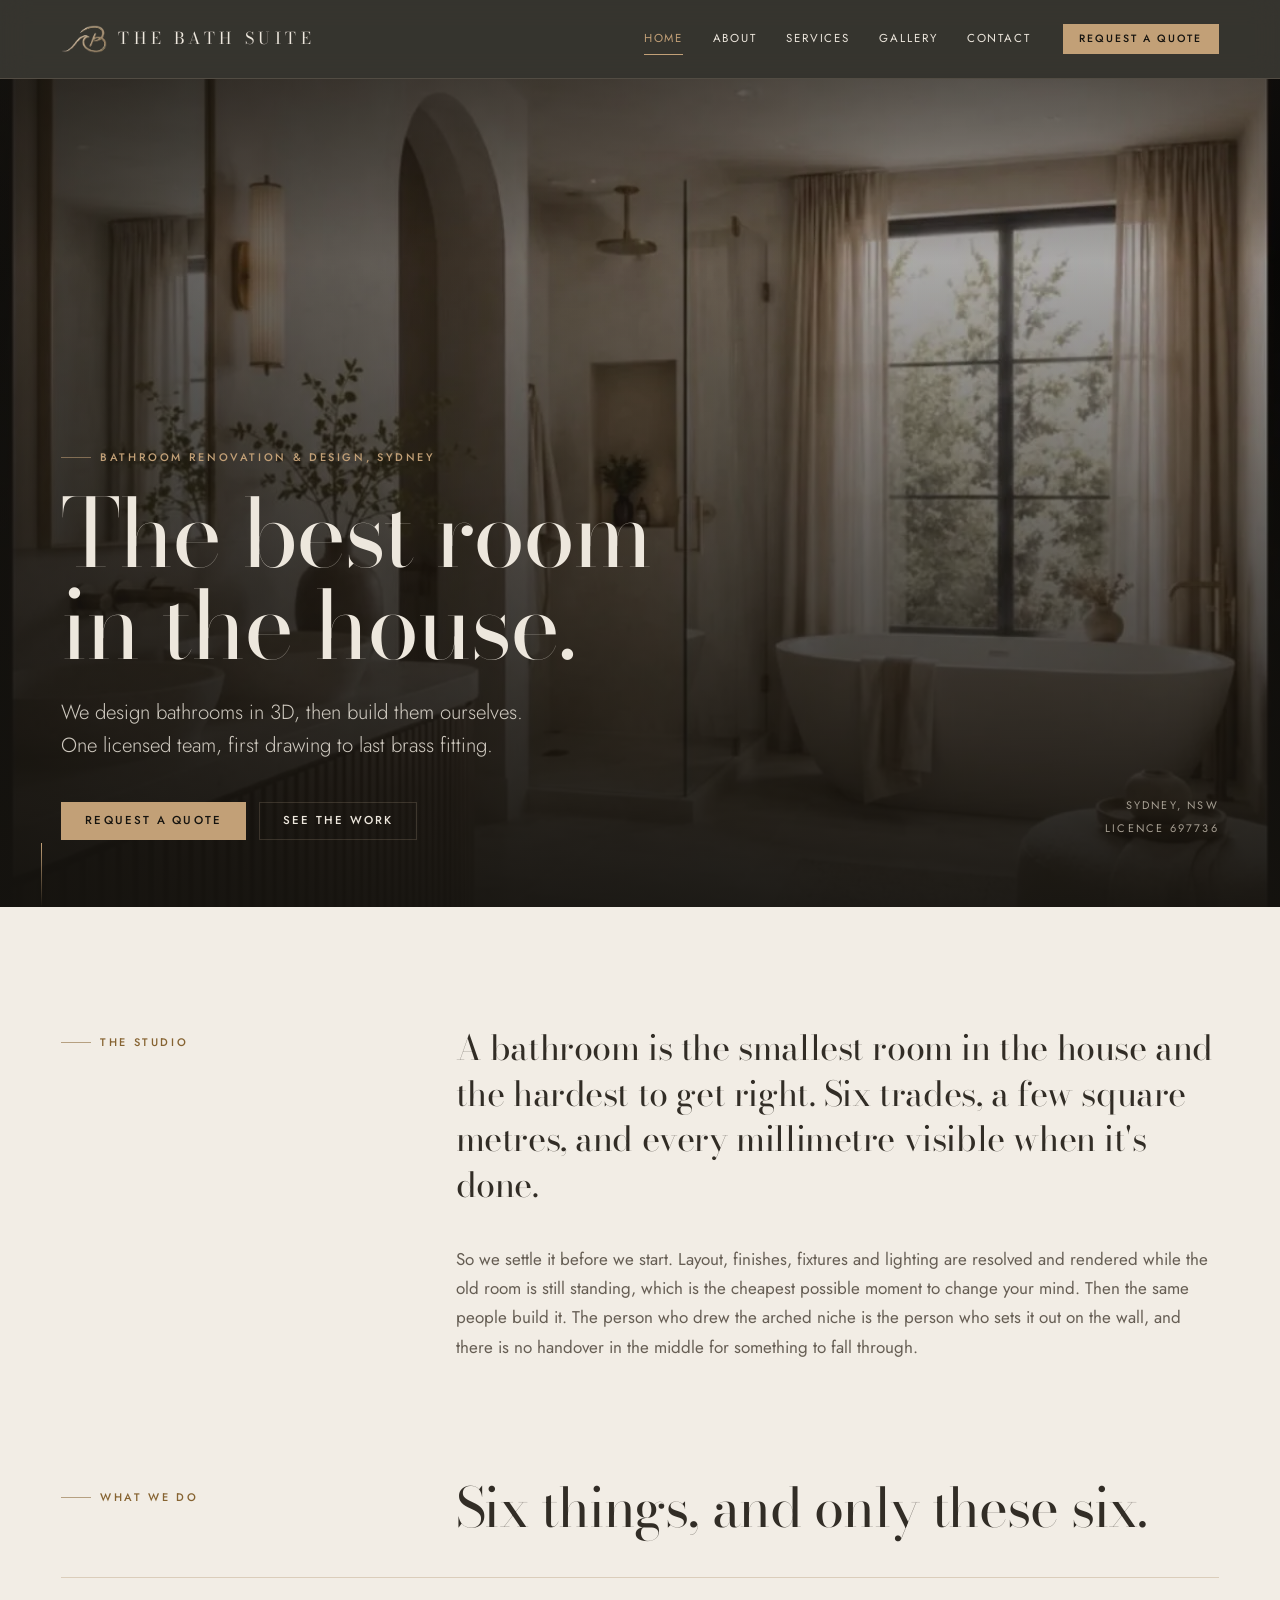
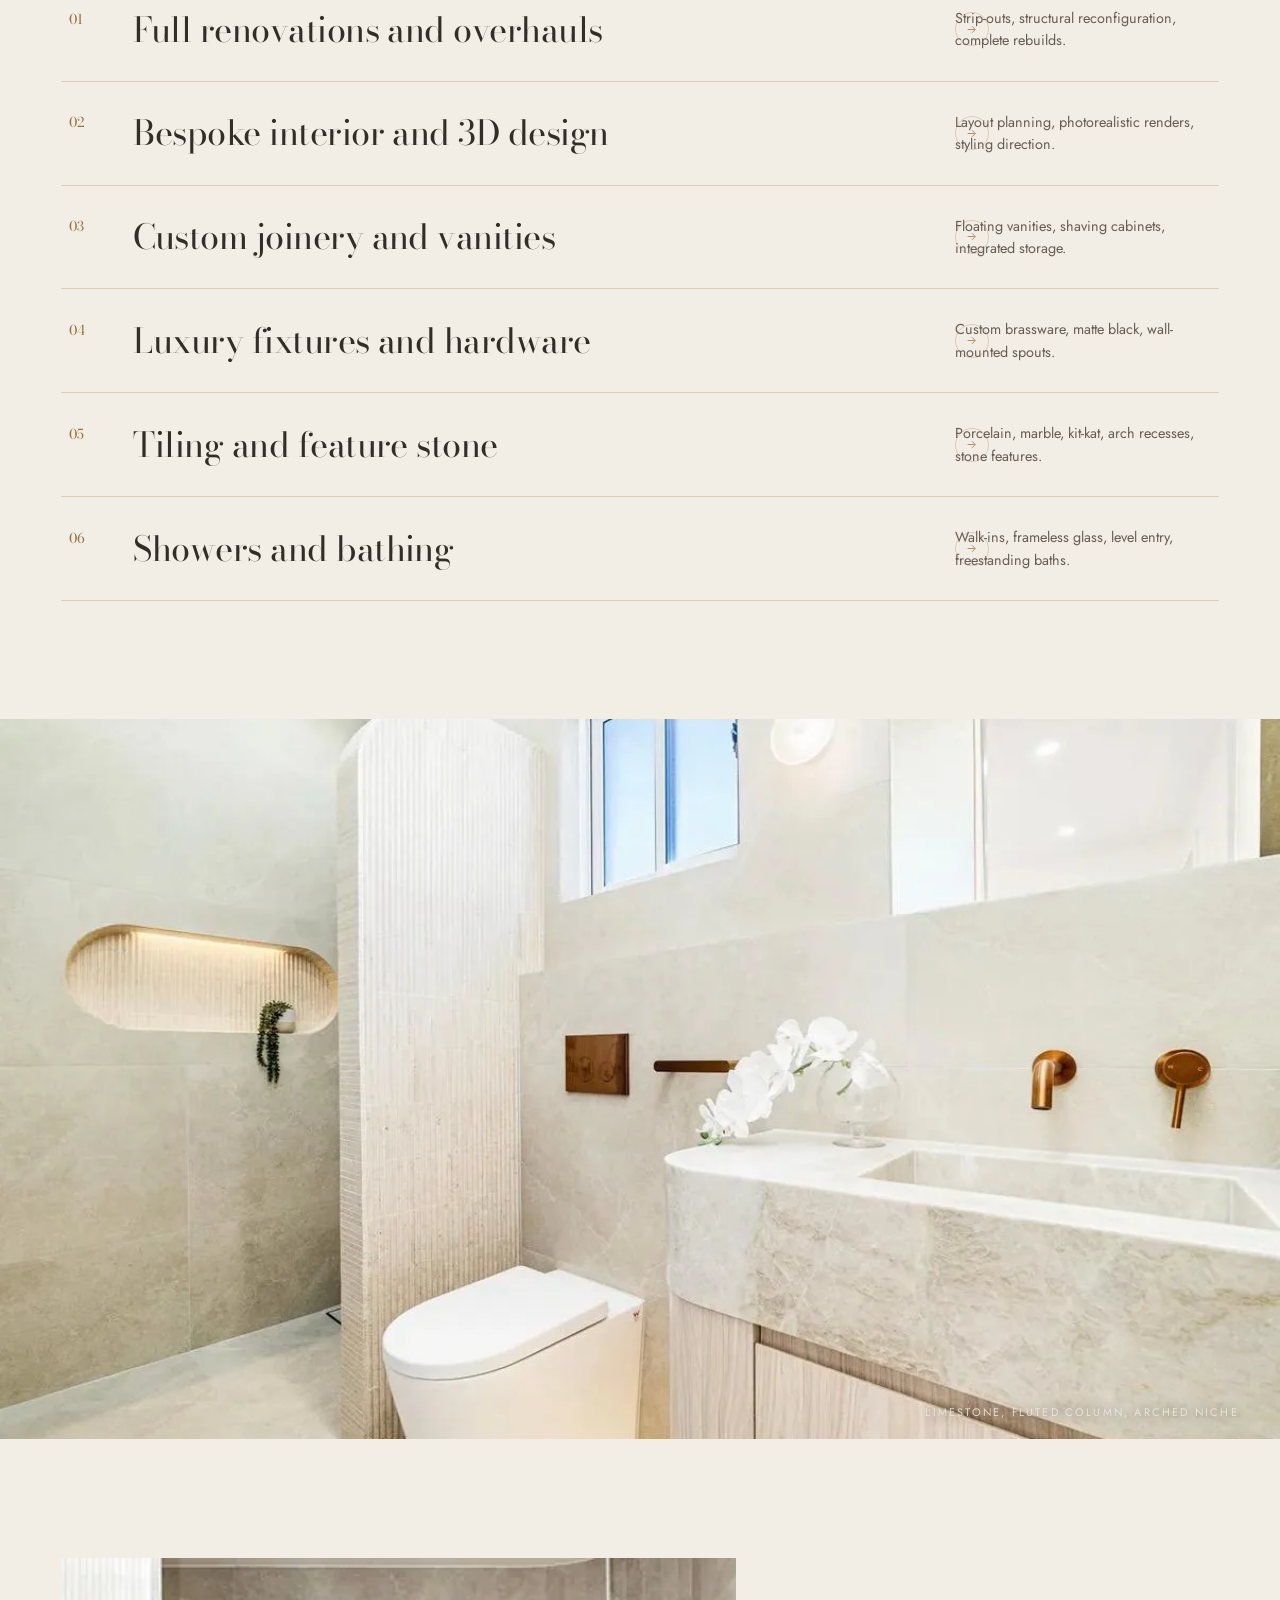
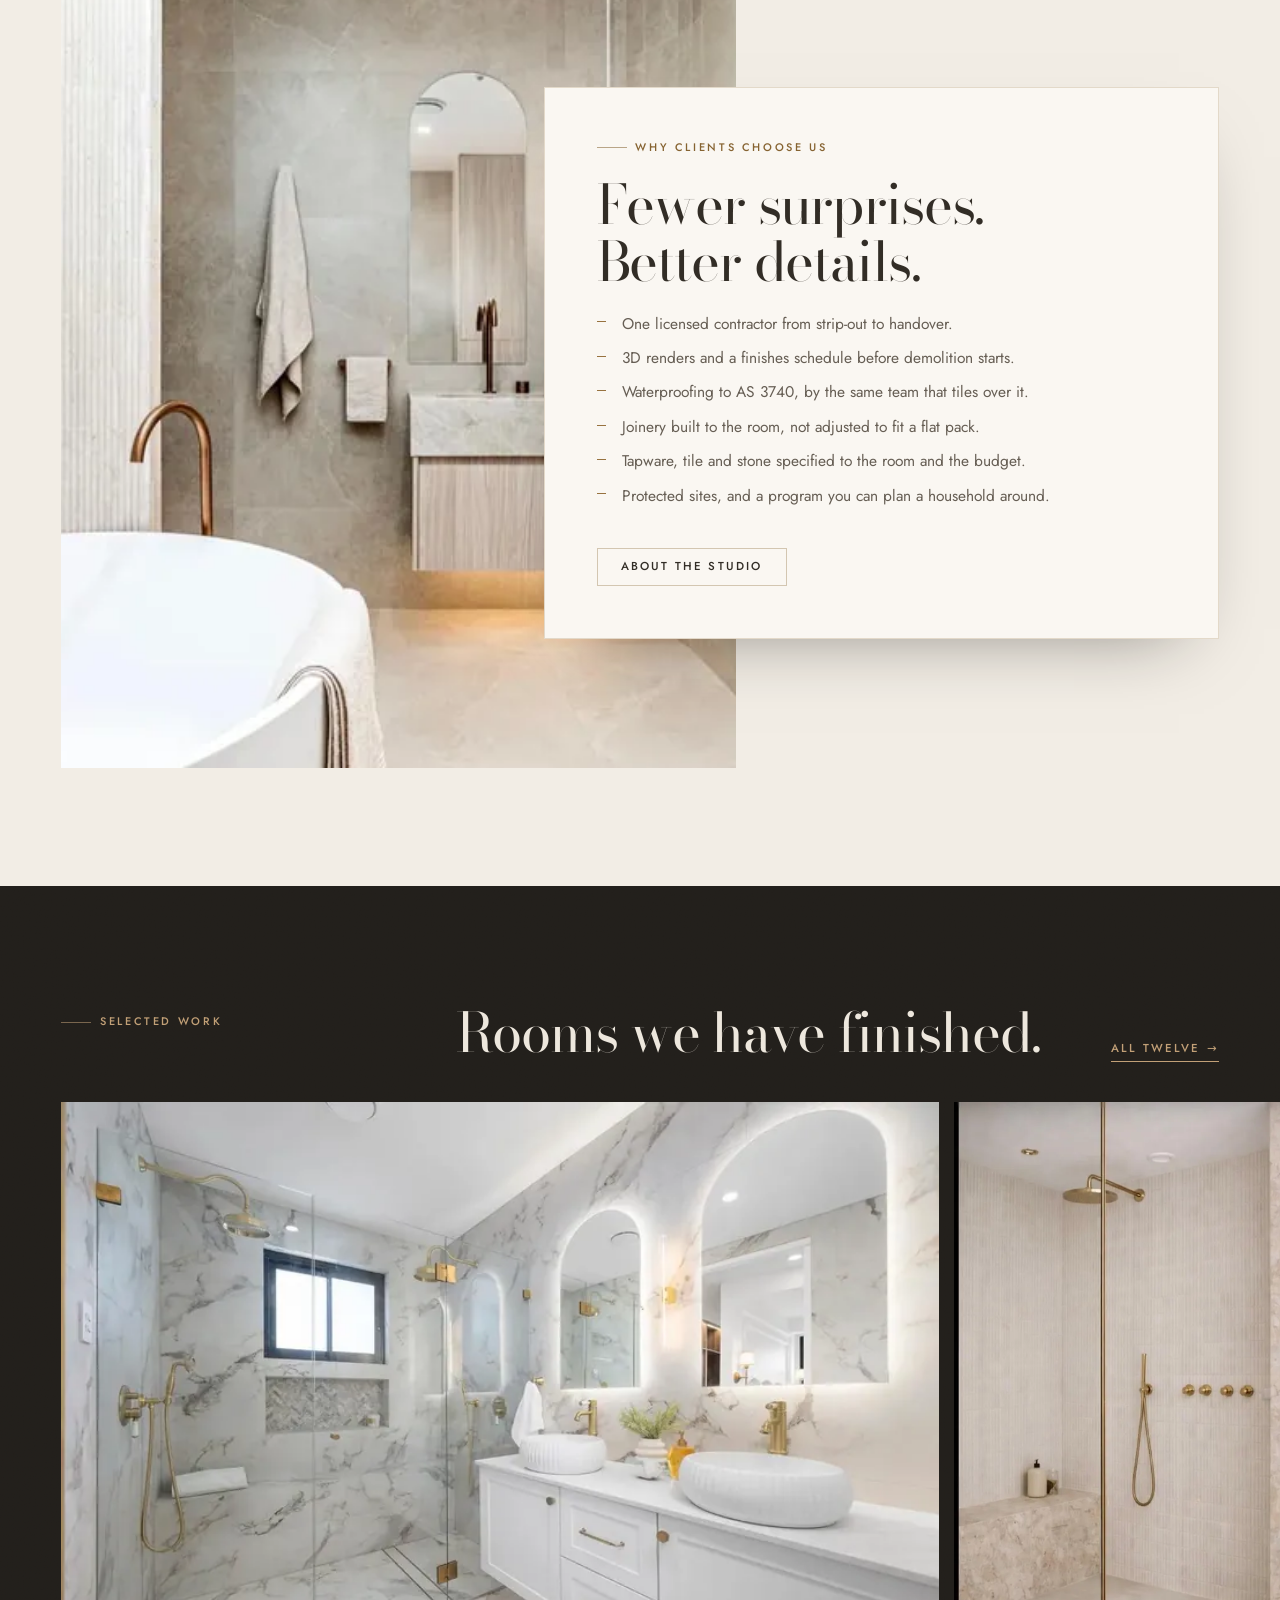
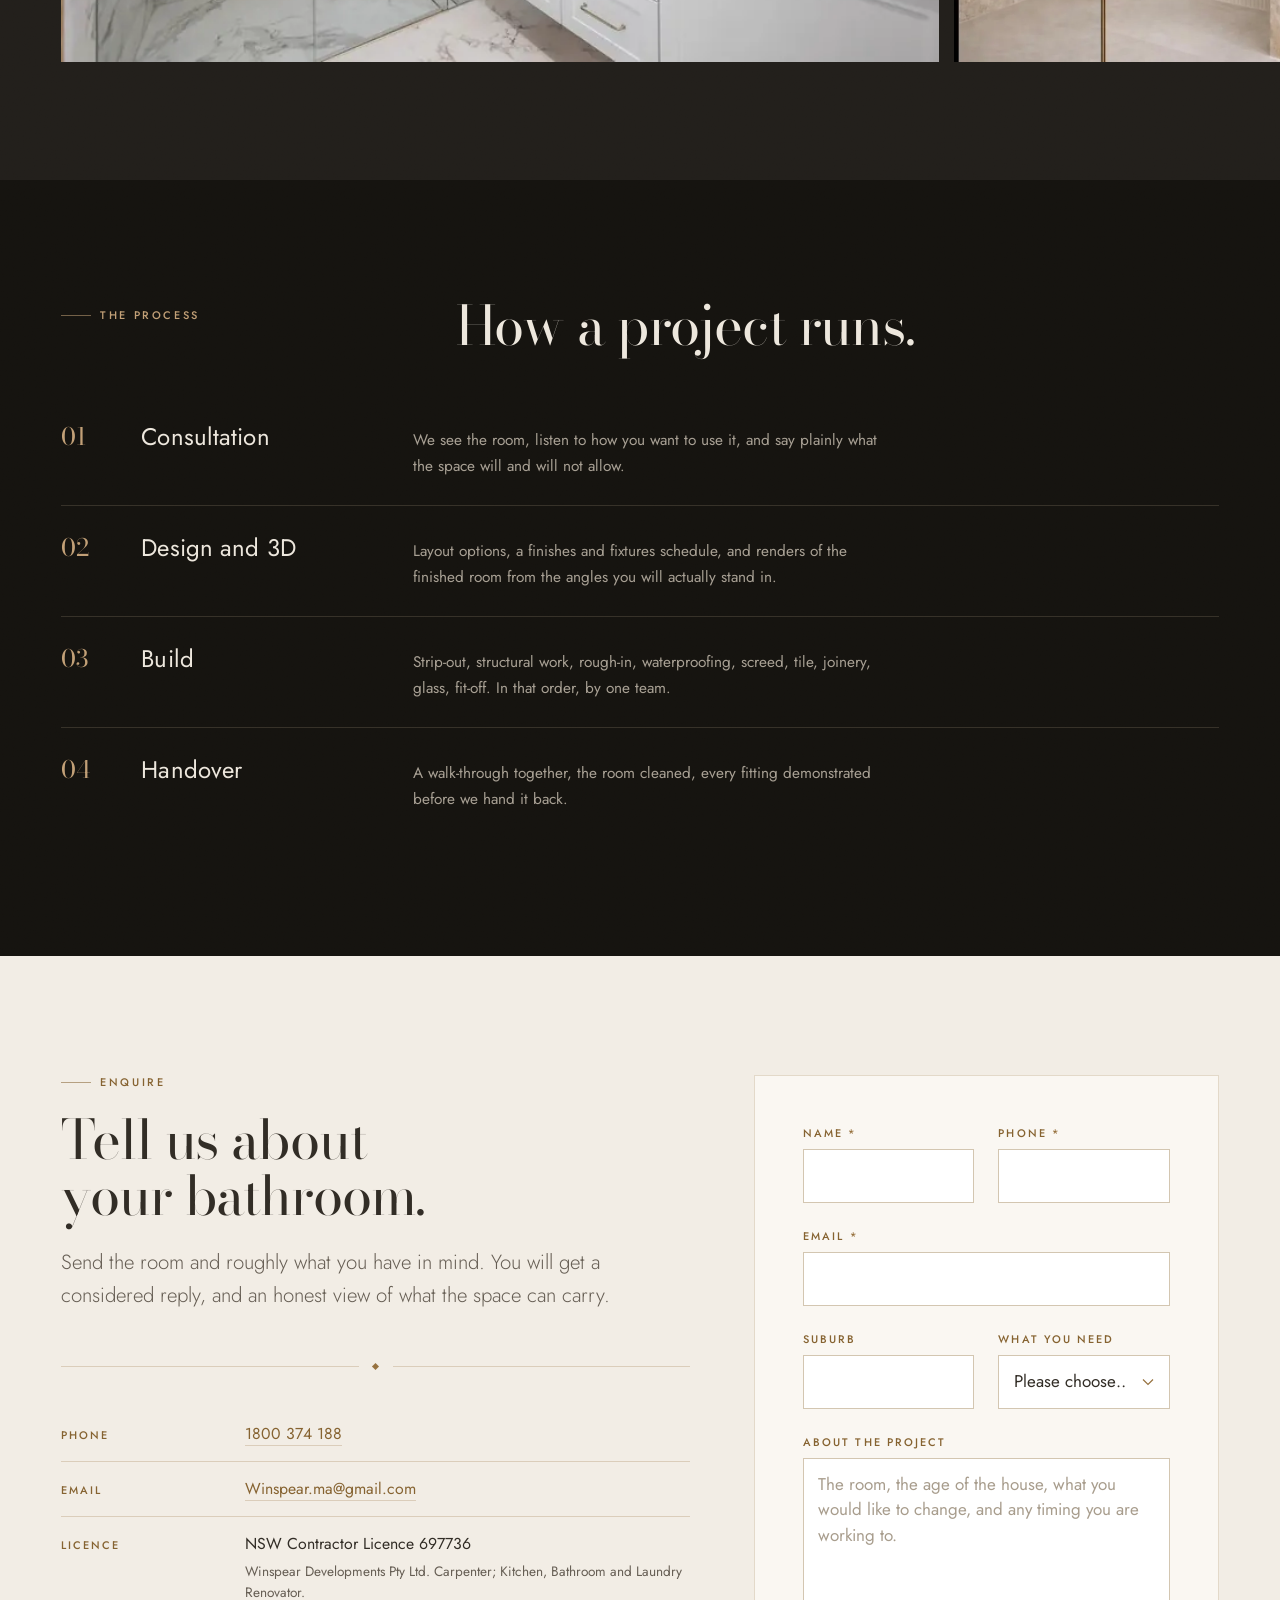
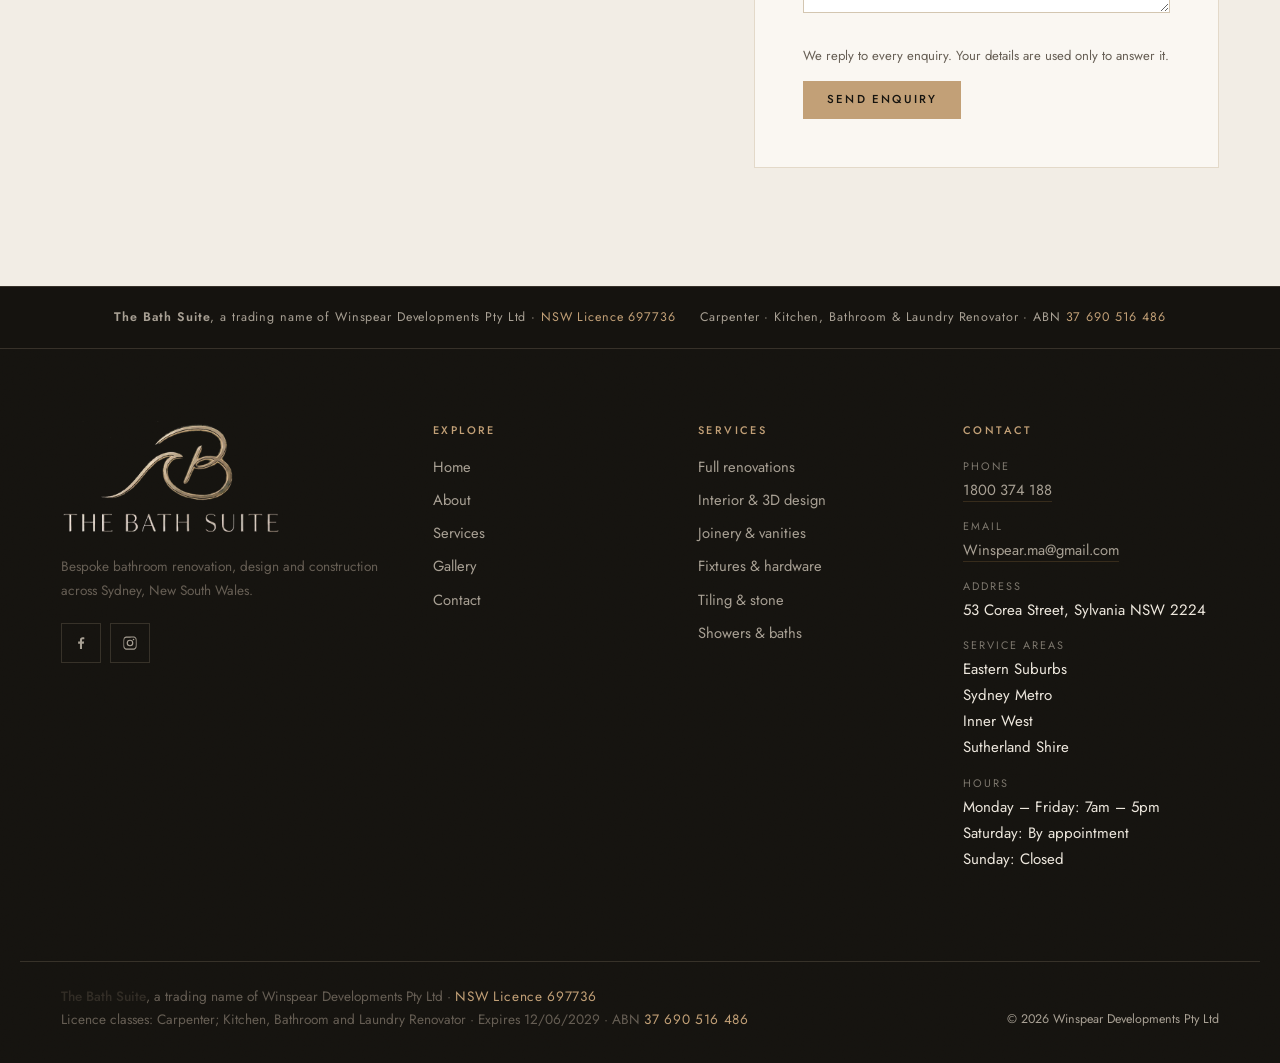
<file: index.html>
<!DOCTYPE html>
<html lang="en-AU">
<head>
<meta charset="utf-8">
<meta name="viewport" content="width=device-width, initial-scale=1">
<!-- Google tag (gtag.js) -->
<script async src="https://www.googletagmanager.com/gtag/js?id=AW-18442373819"></script>
<script>
  window.dataLayer = window.dataLayer || [];
  function gtag(){dataLayer.push(arguments);}
  gtag('js', new Date());

  gtag('config', 'AW-18442373819');
</script>
<title>The Bath Suite | Bespoke Bathroom Renovations &amp; Design, Sydney</title>
<meta name="description" content="Bespoke bathroom renovations across Sydney. Full rebuilds, 3D design, custom joinery, luxury tapware, tiling and stone. Licensed NSW renovator.">
<link rel="canonical" href="https://thebathsuite.com/">
<meta name="theme-color" content="#15130f">

<meta property="og:type" content="website">
<meta property="og:site_name" content="The Bath Suite">
<meta property="og:locale" content="en_AU">
<meta property="og:title" content="The Bath Suite | Bespoke Bathroom Renovations &amp; Design, Sydney">
<meta property="og:description" content="Bespoke bathrooms across Sydney, designed in 3D and built end to end by a licensed renovation team.">
<meta property="og:url" content="https://thebathsuite.com/">
<meta property="og:image" content="https://thebathsuite.com/assets/img/gallery/calacatta-marble-arched-mirrors-brass-tapware.webp">
<meta property="og:image:alt" content="Marble bathroom with twin arched backlit mirrors and brass tapware by The Bath Suite.">
<meta name="twitter:card" content="summary_large_image">

<link rel="icon" href="favicon.ico" sizes="32x32">
<link rel="icon" type="image/png" href="favicon-32.png" sizes="32x32">
<link rel="apple-touch-icon" href="apple-touch-icon.png">
<link rel="manifest" href="site.webmanifest">

<link rel="preload" href="assets/fonts/bodoni-var.woff2" as="font" type="font/woff2" crossorigin>
<link rel="preload" href="assets/fonts/jost-var.woff2" as="font" type="font/woff2" crossorigin>
<link rel="preload" as="image" href="assets/img/gallery/french-provincial-ensuite-arched-doorway-tub.webp" fetchpriority="high">
<link rel="stylesheet" href="assets/css/site.css?v=20260916">
<script src="assets/js/config.js"></script>

<!-- Local business schema. Keep "telephone", "address" and the hours in step
     with config.js if any of them change.
     Saturday is deliberately not listed below: it is by appointment, and no
     times were given, so inventing a window would be worse than omitting it.
     The human-readable hours on the page carry that nuance. -->
<script type="application/ld+json">
{
  "@context": "https://schema.org",
  "@type": "HomeAndConstructionBusiness",
  "@id": "https://thebathsuite.com/#business",
  "name": "The Bath Suite",
  "legalName": "Winspear Developments Pty Ltd",
  "description": "Bespoke bathroom renovation, design and construction studio serving Sydney, New South Wales.",
  "url": "https://thebathsuite.com/",
  "telephone": "+611800374188",
  "email": "Winspear.ma@gmail.com",
  "logo": "https://thebathsuite.com/icon-512.png",
  "image": "https://thebathsuite.com/assets/img/gallery/calacatta-marble-arched-mirrors-brass-tapware.webp",
  "address": {
    "@type": "PostalAddress",
    "streetAddress": "53 Corea Street",
    "addressLocality": "Sylvania",
    "addressRegion": "NSW",
    "postalCode": "2224",
    "addressCountry": "AU"
  },
  "areaServed": [
    { "@type": "City", "name": "Sydney", "containedInPlace": { "@type": "State", "name": "New South Wales" } },
    { "@type": "Place", "name": "Eastern Suburbs, Sydney" },
    { "@type": "Place", "name": "Inner West, Sydney" },
    { "@type": "Place", "name": "Sutherland Shire" }
  ],
  "openingHoursSpecification": [
    {
      "@type": "OpeningHoursSpecification",
      "dayOfWeek": ["Monday", "Tuesday", "Wednesday", "Thursday", "Friday"],
      "opens": "07:00",
      "closes": "17:00"
    }
  ],
  "sameAs": [
    "https://www.facebook.com/profile.php?id=61593189610822",
    "https://www.instagram.com/the.bathsuite"
  ],
  "identifier": [
    { "@type": "PropertyValue", "name": "ABN", "value": "37 690 516 486" },
    { "@type": "PropertyValue", "name": "NSW Contractor Licence", "value": "697736" }
  ],
  "knowsAbout": [
    "Bathroom renovation", "Bathroom design", "3D interior visualisation",
    "Custom joinery and vanities", "Tiling and stone work", "Shower installation"
  ]
}
</script>
</head>

<body>
<a class="skip" href="#main">Skip to content</a>

<!-- ============================================================ HEADER -->
<header class="site-head">
  <div class="shell head-inner">
    <a class="brand" href="index.html" aria-label="The Bath Suite, home">
      <img class="brand__mark" src="assets/img/logo-mark.webp" alt="" width="240" height="141" fetchpriority="high">
      <span class="brand__type">The Bath&nbsp;Suite</span>
    </a>

    <nav class="nav" aria-label="Primary">
      <ul class="nav__list">
        <li><a href="index.html" aria-current="page">Home</a></li>
        <li><a href="about.html">About</a></li>
        <li><a href="services.html">Services</a></li>
        <li><a href="gallery.html">Gallery</a></li>
        <li><a href="contact.html">Contact</a></li>
      </ul>
      <a class="btn btn--brass btn--sm" href="contact.html">Request a quote</a>
    </nav>

    <button class="burger" id="burger" aria-expanded="false" aria-controls="navPanel">
      <span></span><span></span><span></span>
      <span class="visually-hidden">Menu</span>
    </button>
  </div>
</header>

<div class="nav-panel" id="navPanel">
  <a href="index.html" aria-current="page">Home</a>
  <a href="about.html">About</a>
  <a href="services.html">Services</a>
  <a href="gallery.html">Gallery</a>
  <a href="contact.html">Contact</a>
  <a class="btn btn--brass" href="contact.html">Request a quote</a>
  <p class="nav-panel__meta">Sydney, NSW<br>NSW Licence 697736</p>
</div>

<main id="main">

  <!-- ============================================================ HERO -->
  <section class="hero">
    <img class="hero__img"
         src="assets/img/gallery/french-provincial-ensuite-arched-doorway-tub.webp"
         alt="Ensuite with an arched doorway to the shower, a freestanding bath beneath a steel window, and a fluted timber double vanity."
         width="1206" height="1386" fetchpriority="high" decoding="async">
    <div class="shell hero__inner">
      <div class="hero__lede">
        <p class="eyebrow">Bathroom renovation &amp; design, Sydney</p>
        <h1 class="hero__title">The best room in the house.</h1>
        <p class="lead">We design bathrooms in 3D, then build them ourselves. One licensed
          team, first drawing to last brass fitting.</p>
        <div class="btn-row">
          <a class="btn btn--brass" href="contact.html">Request a quote</a>
          <a class="btn btn--ghost" href="gallery.html">See the work</a>
        </div>
      </div>
      <p class="hero__aside">Sydney, NSW<br>Licence 697736</p>
    </div>
    <span class="hero__seam" aria-hidden="true"></span>
  </section>

  <!-- ====================================================== STATEMENT -->
  <section class="section">
    <div class="shell g12">
      <div class="statement__label reveal">
        <p class="eyebrow">The studio</p>
      </div>
      <div class="statement__body reveal">
        <p>A bathroom is the smallest room in the house and the hardest to get right.
          Six trades, a few square metres, and every millimetre visible when it's done.</p>
        <p>So we settle it before we start. Layout, finishes, fixtures and lighting are
          resolved and rendered while the old room is still standing, which is the cheapest
          possible moment to change your mind. Then the same people build it. The person who
          drew the arched niche is the person who sets it out on the wall, and there is no
          handover in the middle for something to fall through.</p>
      </div>
    </div>
  </section>

  <!-- ================================================== SERVICE INDEX -->
  <section class="section section--flush-top" id="services">
    <div class="shell">
      <div class="g12" style="margin-bottom: clamp(1.5rem, 1rem + 2vw, 2.5rem)">
        <div class="statement__label reveal"><p class="eyebrow">What we do</p></div>
        <div class="statement__body reveal" style="align-self: end">
          <h2 style="font-size: var(--t-h2)">Six things, and only these six.</h2>
        </div>
      </div>

      <div class="index reveal">
        <a class="index__row" href="services.html#renovations">
          <span class="index__num">01</span>
          <span class="index__title">Full renovations and overhauls</span>
          <p class="index__desc">Strip-outs, structural reconfiguration, complete rebuilds.</p>
          <img class="index__thumb" src="assets/img/gallery/green-mosaic-freestanding-tub-brushed-brass-760.webp"
               alt="" width="760" height="514" loading="lazy" decoding="async">
          <span class="index__go" aria-hidden="true">
            <svg viewBox="0 0 24 24"><path d="M5 12h13M13 6l6 6-6 6"/></svg>
          </span>
        </a>

        <a class="index__row" href="services.html#design">
          <span class="index__num">02</span>
          <span class="index__title">Bespoke interior and 3D design</span>
          <p class="index__desc">Layout planning, photorealistic renders, styling direction.</p>
          <img class="index__thumb" src="assets/img/gallery/french-provincial-ensuite-arched-doorway-tub-760.webp"
               alt="" width="760" height="874" loading="lazy" decoding="async">
          <span class="index__go" aria-hidden="true">
            <svg viewBox="0 0 24 24"><path d="M5 12h13M13 6l6 6-6 6"/></svg>
          </span>
        </a>

        <a class="index__row" href="services.html#joinery">
          <span class="index__num">03</span>
          <span class="index__title">Custom joinery and vanities</span>
          <p class="index__desc">Floating vanities, shaving cabinets, integrated storage.</p>
          <img class="index__thumb" src="assets/img/gallery/marble-walls-timber-vanity-backlit-mirrors-760.webp"
               alt="" width="760" height="507" loading="lazy" decoding="async">
          <span class="index__go" aria-hidden="true">
            <svg viewBox="0 0 24 24"><path d="M5 12h13M13 6l6 6-6 6"/></svg>
          </span>
        </a>

        <a class="index__row" href="services.html#fixtures">
          <span class="index__num">04</span>
          <span class="index__title">Luxury fixtures and hardware</span>
          <p class="index__desc">Custom brassware, matte black, wall-mounted spouts.</p>
          <img class="index__thumb" src="assets/img/gallery/blue-kitkat-tile-brass-tapware-black-basin-760.webp"
               alt="" width="760" height="835" loading="lazy" decoding="async">
          <span class="index__go" aria-hidden="true">
            <svg viewBox="0 0 24 24"><path d="M5 12h13M13 6l6 6-6 6"/></svg>
          </span>
        </a>

        <a class="index__row" href="services.html#tiling">
          <span class="index__num">05</span>
          <span class="index__title">Tiling and feature stone</span>
          <p class="index__desc">Porcelain, marble, kit-kat, arch recesses, stone features.</p>
          <img class="index__thumb" src="assets/img/gallery/calacatta-marble-arched-mirrors-brass-tapware-760.webp"
               alt="" width="760" height="485" loading="lazy" decoding="async">
          <span class="index__go" aria-hidden="true">
            <svg viewBox="0 0 24 24"><path d="M5 12h13M13 6l6 6-6 6"/></svg>
          </span>
        </a>

        <a class="index__row" href="services.html#showers">
          <span class="index__num">06</span>
          <span class="index__title">Showers and bathing</span>
          <p class="index__desc">Walk-ins, frameless glass, level entry, freestanding baths.</p>
          <img class="index__thumb" src="assets/img/gallery/cream-kitkat-shower-stone-shelving-brass-760.webp"
               alt="" width="760" height="897" loading="lazy" decoding="async">
          <span class="index__go" aria-hidden="true">
            <svg viewBox="0 0 24 24"><path d="M5 12h13M13 6l6 6-6 6"/></svg>
          </span>
        </a>
      </div>
    </div>
  </section>

  <!-- ================================================== FULL-BLEED PLATE -->
  <section class="plate bleed">
    <img src="assets/img/gallery/limestone-powder-room-fluted-column-arch-niche-760.webp"
         srcset="assets/img/gallery/limestone-powder-room-fluted-column-arch-niche-760.webp 760w, assets/img/gallery/limestone-powder-room-fluted-column-arch-niche.webp 1206w"
         sizes="100vw"
         alt="Limestone powder room with a fluted tile column, an arched backlit niche and aged brass tapware."
         width="1206" height="776" loading="lazy" decoding="async">
    <p class="plate__note">Limestone, fluted column, arched niche</p>
  </section>

  <!-- ======================================================= OVERLAP -->
  <section class="section">
    <div class="shell">
      <div class="overlap">
        <div class="overlap__media reveal">
          <img src="assets/img/gallery/warm-neutral-ensuite-fluted-tile-arch-mirror.webp"
               srcset="assets/img/gallery/warm-neutral-ensuite-fluted-tile-arch-mirror-760.webp 760w,
                       assets/img/gallery/warm-neutral-ensuite-fluted-tile-arch-mirror.webp 1206w"
               sizes="(min-width: 900px) 58vw, 100vw"
               alt="Warm neutral ensuite with a fluted tile wall, an arched mirror and a floating stone-top vanity."
               width="1206" height="792" loading="lazy" decoding="async">
        </div>
        <div class="overlap__panel reveal">
          <p class="eyebrow">Why clients choose us</p>
          <h2>Fewer surprises.<br>Better details.</h2>
          <ul class="ticks">
            <li>One licensed contractor from strip-out to handover.</li>
            <li>3D renders and a finishes schedule before demolition starts.</li>
            <li>Waterproofing to AS 3740, by the same team that tiles over it.</li>
            <li>Joinery built to the room, not adjusted to fit a flat pack.</li>
            <li>Tapware, tile and stone specified to the room and the budget.</li>
            <li>Protected sites, and a program you can plan a household around.</li>
          </ul>
          <div class="btn-row">
            <a class="btn btn--ghost" href="about.html">About the studio</a>
          </div>
        </div>
      </div>
    </div>
  </section>

  <!-- ==================================================== GALLERY RAIL -->
  <section class="section on-dark">
    <div class="shell" style="margin-bottom: clamp(1.5rem, 1rem + 2vw, 2.5rem)">
      <div class="g12">
        <div class="statement__label reveal"><p class="eyebrow">Selected work</p></div>
        <div class="statement__body reveal" style="display: flex; flex-wrap: wrap; gap: 1rem 2rem; align-items: baseline; justify-content: space-between">
          <h2 style="font-size: var(--t-h2)">Rooms we have finished.</h2>
          <a class="ulink" href="gallery.html">All twelve <span class="arw" aria-hidden="true">&rarr;</span></a>
        </div>
      </div>
    </div>

    <div class="rail bleed reveal">
      <a href="gallery.html" aria-label="Calacatta marble bathroom, view the gallery">
        <img src="assets/img/gallery/calacatta-marble-arched-mirrors-brass-tapware-760.webp"
             srcset="assets/img/gallery/calacatta-marble-arched-mirrors-brass-tapware-760.webp 760w, assets/img/gallery/calacatta-marble-arched-mirrors-brass-tapware.webp 1206w"
             sizes="(min-width: 900px) 46vw, 80vw"
             alt="Calacatta marble bathroom with twin arched backlit mirrors and brass tapware."
             width="1206" height="770" loading="lazy" decoding="async">
      </a>
      <a href="gallery.html" aria-label="Cream kit-kat tiled shower, view the gallery">
        <img src="assets/img/gallery/cream-kitkat-shower-stone-shelving-brass-760.webp"
             srcset="assets/img/gallery/cream-kitkat-shower-stone-shelving-brass-760.webp 760w, assets/img/gallery/cream-kitkat-shower-stone-shelving-brass.webp 1206w"
             sizes="(min-width: 900px) 46vw, 80vw"
             alt="Walk-in shower lined in cream kit-kat tile with stone shelving and brass fittings."
             width="1186" height="1400" loading="lazy" decoding="async">
      </a>
      <a href="gallery.html" aria-label="Green mosaic feature wall, view the gallery">
        <img src="assets/img/gallery/green-mosaic-freestanding-tub-brushed-brass-760.webp"
             srcset="assets/img/gallery/green-mosaic-freestanding-tub-brushed-brass-760.webp 760w, assets/img/gallery/green-mosaic-freestanding-tub-brushed-brass.webp 1206w"
             sizes="(min-width: 900px) 46vw, 80vw"
             alt="Freestanding bath against a green mosaic feature wall with brushed brass tapware."
             width="1206" height="815" loading="lazy" decoding="async">
      </a>
      <a href="gallery.html" aria-label="Travertine ensuite, view the gallery">
        <img src="assets/img/gallery/travertine-ensuite-checkerboard-shower-stone-vanity-760.webp"
             srcset="assets/img/gallery/travertine-ensuite-checkerboard-shower-stone-vanity-760.webp 760w, assets/img/gallery/travertine-ensuite-checkerboard-shower-stone-vanity.webp 1206w"
             sizes="(min-width: 900px) 46vw, 80vw"
             alt="Travertine ensuite with a checkerboard tiled shower and a floating stone vanity."
             width="1196" height="1400" loading="lazy" decoding="async">
      </a>
      <a href="gallery.html" aria-label="Blue kit-kat tiled bathroom, view the gallery">
        <img src="assets/img/gallery/blue-kitkat-tile-brass-tapware-black-basin-760.webp"
             srcset="assets/img/gallery/blue-kitkat-tile-brass-tapware-black-basin-760.webp 760w, assets/img/gallery/blue-kitkat-tile-brass-tapware-black-basin.webp 1206w"
             sizes="(min-width: 900px) 46vw, 80vw"
             alt="Blue kit-kat tiled shower and vanity with brushed brass tapware and a black basin."
             width="1040" height="1143" loading="lazy" decoding="async">
      </a>
      <a href="gallery.html" aria-label="Marble walls and timber vanity, view the gallery">
        <img src="assets/img/gallery/marble-walls-timber-vanity-backlit-mirrors-760.webp"
             srcset="assets/img/gallery/marble-walls-timber-vanity-backlit-mirrors-760.webp 760w, assets/img/gallery/marble-walls-timber-vanity-backlit-mirrors.webp 1206w"
             sizes="(min-width: 900px) 46vw, 80vw"
             alt="Marble-look walls with a timber floating vanity and twin backlit oval mirrors."
             width="1206" height="805" loading="lazy" decoding="async">
      </a>
    </div>
  </section>

  <!-- ======================================================== PROCESS -->
  <section class="section on-dark on-dark--deep">
    <div class="shell">
      <div class="g12" style="margin-bottom: clamp(1.5rem, 1rem + 2vw, 2.5rem)">
        <div class="statement__label reveal"><p class="eyebrow">The process</p></div>
        <div class="statement__body reveal">
          <h2 style="font-size: var(--t-h2)">How a project runs.</h2>
        </div>
      </div>

      <div class="steps reveal">
        <div class="step">
          <span class="step__num">01</span>
          <h3 class="h3">Consultation</h3>
          <p>We see the room, listen to how you want to use it, and say plainly what the space
            will and will not allow.</p>
        </div>
        <div class="step">
          <span class="step__num">02</span>
          <h3 class="h3">Design and 3D</h3>
          <p>Layout options, a finishes and fixtures schedule, and renders of the finished room
            from the angles you will actually stand in.</p>
        </div>
        <div class="step">
          <span class="step__num">03</span>
          <h3 class="h3">Build</h3>
          <p>Strip-out, structural work, rough-in, waterproofing, screed, tile, joinery, glass,
            fit-off. In that order, by one team.</p>
        </div>
        <div class="step">
          <span class="step__num">04</span>
          <h3 class="h3">Handover</h3>
          <p>A walk-through together, the room cleaned, every fitting demonstrated before we
            hand it back.</p>
        </div>
      </div>
    </div>
  </section>

  <!-- ========================================================= ENQUIRY -->
  <section class="section" id="enquire">
    <div class="shell">
      <div class="split split--wide-left split--top">
        <div class="reveal">
          <p class="eyebrow">Enquire</p>
          <h2>Tell us about your bathroom.</h2>
          <p class="lead">Send the room and roughly what you have in mind. You will get a
            considered reply, and an honest view of what the space can carry.</p>

          <div class="rule" aria-hidden="true"><span></span></div>

          <dl class="creds" style="padding: 0; background: none; border: 0">
            <div class="creds__row" data-optional>
              <dt>Phone</dt>
              <dd data-contact="phone"><a class="inline-link" href="tel:1800374188">1800 374 188</a></dd>
            </div>
            <div class="creds__row" data-optional>
              <dt>Email</dt>
              <dd data-contact="email"><a class="inline-link" href="mailto:Winspear.ma@gmail.com">Winspear.ma@gmail.com</a></dd>
            </div>
            <div class="creds__row">
              <dt>Licence</dt>
              <dd>NSW Contractor Licence 697736<small>Winspear Developments Pty Ltd. Carpenter; Kitchen, Bathroom and Laundry Renovator.</small></dd>
            </div>
          </dl>
        </div>

        <div class="reveal">
          <div class="form-card">
            <form data-enquiry action="https://formsubmit.co/Winspear.ma@gmail.com" method="POST">
              <input type="hidden" name="_subject" value="New website enquiry, The Bath Suite">
              <input type="hidden" name="_captcha" value="false">
              <input type="hidden" name="_next" value="https://thebathsuite.com/thanks.html">
              <input type="hidden" name="_template" value="table">
              <input type="hidden" name="_page" value="Home">
              <!-- honeypot: hidden from people, tempting to bots -->
              <div class="hp" aria-hidden="true">
                <label for="hp-home">Leave this field empty</label>
                <input id="hp-home" type="text" name="_honey" tabindex="-1" autocomplete="off">
              </div>

              <div class="field-grid field-grid--2">
                <div class="field">
                  <label for="h-name">Name <span class="req">*</span></label>
                  <input id="h-name" name="name" type="text" autocomplete="name" required>
                </div>
                <div class="field">
                  <label for="h-phone">Phone <span class="req">*</span></label>
                  <input id="h-phone" name="phone" type="tel" autocomplete="tel" inputmode="tel" required>
                </div>
                <div class="field field-full">
                  <label for="h-email">Email <span class="req">*</span></label>
                  <input id="h-email" name="email" type="email" autocomplete="email" required>
                </div>
                <div class="field">
                  <label for="h-suburb">Suburb</label>
                  <input id="h-suburb" name="suburb" type="text" autocomplete="address-level2">
                </div>
                <div class="field">
                  <label for="h-scope">What you need</label>
                  <select id="h-scope" name="scope">
                    <option value="">Please choose…</option>
                    <option>Full bathroom renovation</option>
                    <option>Ensuite renovation</option>
                    <option>Design and 3D renders only</option>
                    <option>Joinery or vanity</option>
                    <option>Tiling or stone work</option>
                    <option>Shower or bath installation</option>
                    <option>Something else</option>
                  </select>
                </div>
                <div class="field field-full">
                  <label for="h-msg">About the project</label>
                  <textarea id="h-msg" name="message" rows="5" placeholder="The room, the age of the house, what you would like to change, and any timing you are working to."></textarea>
                </div>
              </div>

              <div class="form-foot">
                <p class="form-note">We reply to every enquiry. Your details are used only to
                  answer it.</p>
                <button class="btn btn--brass" type="submit">Send enquiry</button>
              </div>
              <p class="form-msg" data-form-msg role="status" aria-live="polite"></p>
            </form>

            <div class="form-sent center" data-form-sent>
              <h3 class="h3">Thank you, that has been sent.</h3>
              <p class="lead">We have your enquiry and will be in touch shortly.</p>
            </div>
          </div>
        </div>
      </div>
    </div>
  </section>

  <!-- ================================================== LICENCE STRIP -->
  <aside class="licence-strip">
    <div class="shell">
      <p><strong>The Bath Suite</strong>, a trading name of Winspear Developments Pty&nbsp;Ltd
        &middot; <span class="mono">NSW Licence 697736</span></p>
      <p>Carpenter &middot; Kitchen, Bathroom &amp; Laundry Renovator &middot; ABN
        <span class="mono">37 690 516 486</span></p>
    </div>
  </aside>
</main>

<!-- ============================================================ FOOTER -->
<footer class="site-foot">
  <div class="shell foot-main">
    <div>
      <img class="foot-lockup" src="assets/img/logo-lockup.webp"
           alt="The Bath Suite" width="620" height="322" loading="lazy" decoding="async">
      <p class="entity-line">Bespoke bathroom renovation, design and construction across Sydney,
        New South Wales.</p>
      <div class="socials">
        <a href="https://www.facebook.com/profile.php?id=61593189610822" target="_blank" rel="noopener noreferrer" aria-label="The Bath Suite on Facebook">
          <svg viewBox="0 0 24 24" aria-hidden="true"><path d="M13.5 21v-8h2.7l.4-3.1h-3.1V7.9c0-.9.25-1.5 1.55-1.5H17V3.6c-.3-.04-1.3-.13-2.46-.13-2.43 0-4.1 1.48-4.1 4.21V9.9H7.7V13h2.74v8z"/></svg>
        </a>
        <a href="https://www.instagram.com/the.bathsuite" target="_blank" rel="noopener noreferrer" aria-label="The Bath Suite on Instagram">
          <svg viewBox="0 0 24 24" aria-hidden="true"><path d="M12 2.2c3.2 0 3.6 0 4.9.07 1.2.05 1.8.25 2.2.42.6.23 1 .5 1.4.94.44.44.71.84.94 1.4.17.44.37 1.05.42 2.2.06 1.3.07 1.7.07 4.9s0 3.6-.07 4.9c-.05 1.2-.25 1.8-.42 2.2a3.9 3.9 0 0 1-.94 1.4c-.44.44-.84.71-1.4.94-.44.17-1.05.37-2.2.42-1.3.06-1.7.07-4.9.07s-3.6 0-4.9-.07c-1.2-.05-1.8-.25-2.2-.42a3.9 3.9 0 0 1-1.4-.94 3.9 3.9 0 0 1-.94-1.4c-.17-.44-.37-1.05-.42-2.2C2.2 15.6 2.2 15.2 2.2 12s0-3.6.07-4.9c.05-1.2.25-1.8.42-2.2.23-.6.5-1 .94-1.4.44-.44.84-.71 1.4-.94.44-.17 1.05-.37 2.2-.42C8.4 2.2 8.8 2.2 12 2.2zm0 1.8c-3.1 0-3.5 0-4.8.07-1 .05-1.5.2-1.9.35-.4.15-.7.34-1 .64-.3.3-.5.6-.64 1-.15.4-.3.9-.35 1.9C3.24 9.1 3.2 9.5 3.2 12s.04 2.9.11 4.2c.05 1 .2 1.5.35 1.9.15.4.34.7.64 1 .3.3.6.5 1 .64.4.15.9.3 1.9.35 1.3.07 1.7.07 4.8.07s3.5 0 4.8-.07c1-.05 1.5-.2 1.9-.35.4-.15.7-.34 1-.64.3-.3.5-.6.64-1 .15-.4.3-.9.35-1.9.07-1.3.07-1.7.07-4.2s0-2.9-.07-4.2c-.05-1-.2-1.5-.35-1.9a2.7 2.7 0 0 0-.64-1c-.3-.3-.6-.5-1-.64-.4-.15-.9-.3-1.9-.35C15.5 4 15.1 4 12 4z"/><path d="M12 7a5 5 0 1 0 0 10 5 5 0 0 0 0-10zm0 8.2a3.2 3.2 0 1 1 0-6.4 3.2 3.2 0 0 1 0 6.4z"/><circle cx="17.3" cy="6.7" r="1.15"/></svg>
        </a>
      </div>
    </div>

    <nav class="foot-col" aria-label="Pages">
      <h4>Explore</h4>
      <ul>
        <li><a href="index.html">Home</a></li>
        <li><a href="about.html">About</a></li>
        <li><a href="services.html">Services</a></li>
        <li><a href="gallery.html">Gallery</a></li>
        <li><a href="contact.html">Contact</a></li>
      </ul>
    </nav>

    <nav class="foot-col" aria-label="Services">
      <h4>Services</h4>
      <ul>
        <li><a href="services.html#renovations">Full renovations</a></li>
        <li><a href="services.html#design">Interior &amp; 3D design</a></li>
        <li><a href="services.html#joinery">Joinery &amp; vanities</a></li>
        <li><a href="services.html#fixtures">Fixtures &amp; hardware</a></li>
        <li><a href="services.html#tiling">Tiling &amp; stone</a></li>
        <li><a href="services.html#showers">Showers &amp; baths</a></li>
      </ul>
    </nav>

    <div class="foot-col">
      <h4>Contact</h4>
      <dl class="foot-contact">
        <div data-optional>
          <dt>Phone</dt>
          <dd data-contact="phone"><a class="inline-link" href="tel:1800374188">1800 374 188</a></dd>
        </div>
        <div data-optional>
          <dt>Email</dt>
          <dd data-contact="email"><a class="inline-link" href="mailto:Winspear.ma@gmail.com">Winspear.ma@gmail.com</a></dd>
        </div>
        <div data-optional>
          <dt>Address</dt>
          <dd data-contact="address">53 Corea Street, Sylvania NSW 2224</dd>
        </div>
        <div data-optional>
          <dt>Service areas</dt>
          <dd data-contact="areas">Eastern Suburbs<br>Sydney Metro<br>Inner West<br>Sutherland Shire</dd>
        </div>
        <div data-optional>
          <dt>Hours</dt>
          <dd data-contact="hours">Monday – Friday: 7am – 5pm<br>Saturday: By appointment<br>Sunday: Closed</dd>
        </div>
      </dl>
    </div>
  </div>

  <div class="shell foot-legal">
    <div>
      <p class="entity-line"><strong>The Bath Suite</strong>, a trading name of Winspear
        Developments Pty&nbsp;Ltd &middot; <span class="mono">NSW Licence 697736</span></p>
      <p class="entity-line">Licence classes: Carpenter; Kitchen, Bathroom and Laundry Renovator
        &middot; Expires 12/06/2029 &middot; ABN <span class="mono">37 690 516 486</span></p>
    </div>
    <div class="foot-legal__end">
      <p>&copy; <span data-year>2026</span> Winspear Developments Pty Ltd</p>
    </div>
  </div>
</footer>

<!-- Sticky action bar, phones only. The Call button appears by itself once a
     phone number is set in config.js, and takes over as the primary action. -->
<div class="action-bar" id="actionBar">
  <a data-action="call" href="#" hidden>
    <svg viewBox="0 0 24 24" aria-hidden="true"><path d="M6.5 3h3l1.5 4-2 1.5a12 12 0 0 0 5.5 5.5L16 12l4 1.5v3a2 2 0 0 1-2 2A15 15 0 0 1 4.5 5a2 2 0 0 1 2-2z"/></svg>
    Call
  </a>
  <a class="is-primary" data-action="quote" href="contact.html">
    <svg viewBox="0 0 24 24" aria-hidden="true"><path d="M4 6h16v12H4zM4 7l8 6 8-6"/></svg>
    Request a quote
  </a>
  <a data-action="alt" href="gallery.html">
    <svg viewBox="0 0 24 24" aria-hidden="true"><path d="M3 5h18v14H3zM3 15l5-5 4 4 3-3 6 6"/></svg>
    Gallery
  </a>
</div>

<script src="assets/js/site.js?v=20260916" defer></script>
</body>
</html>
</file>
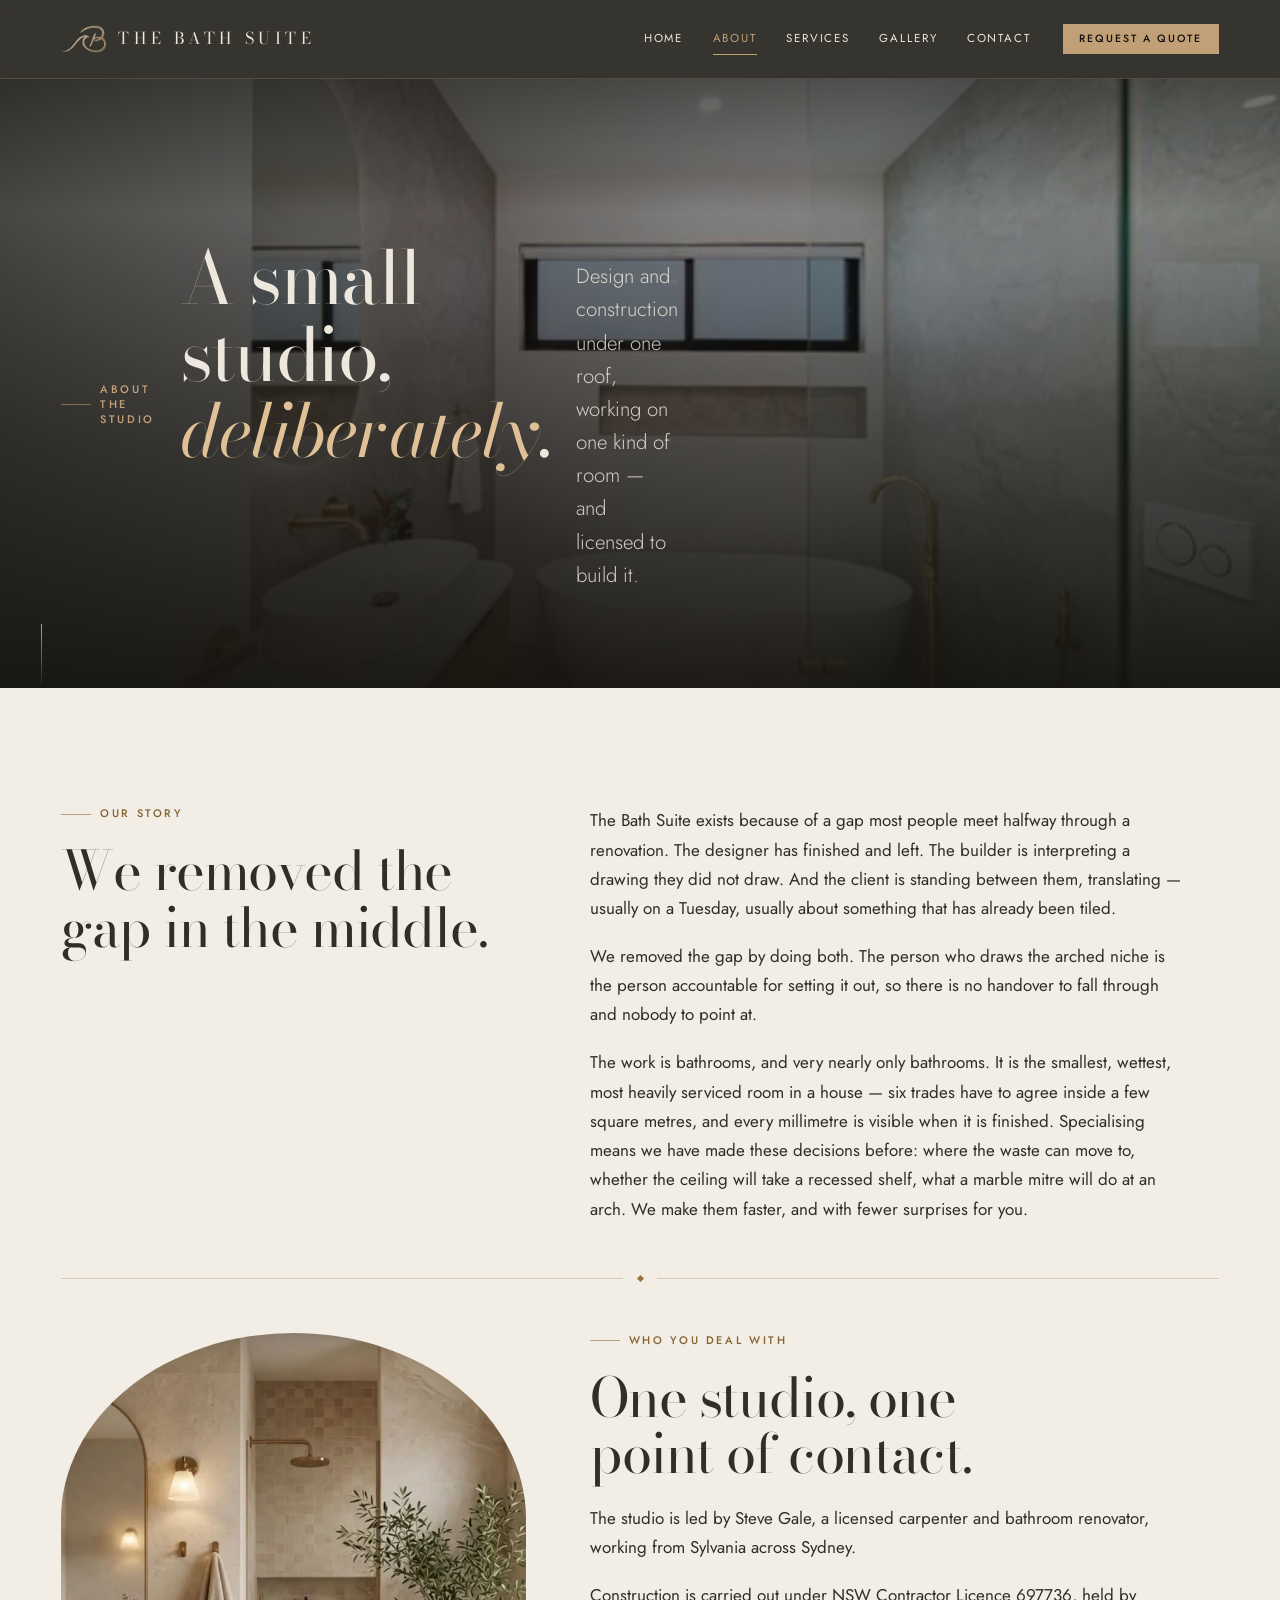
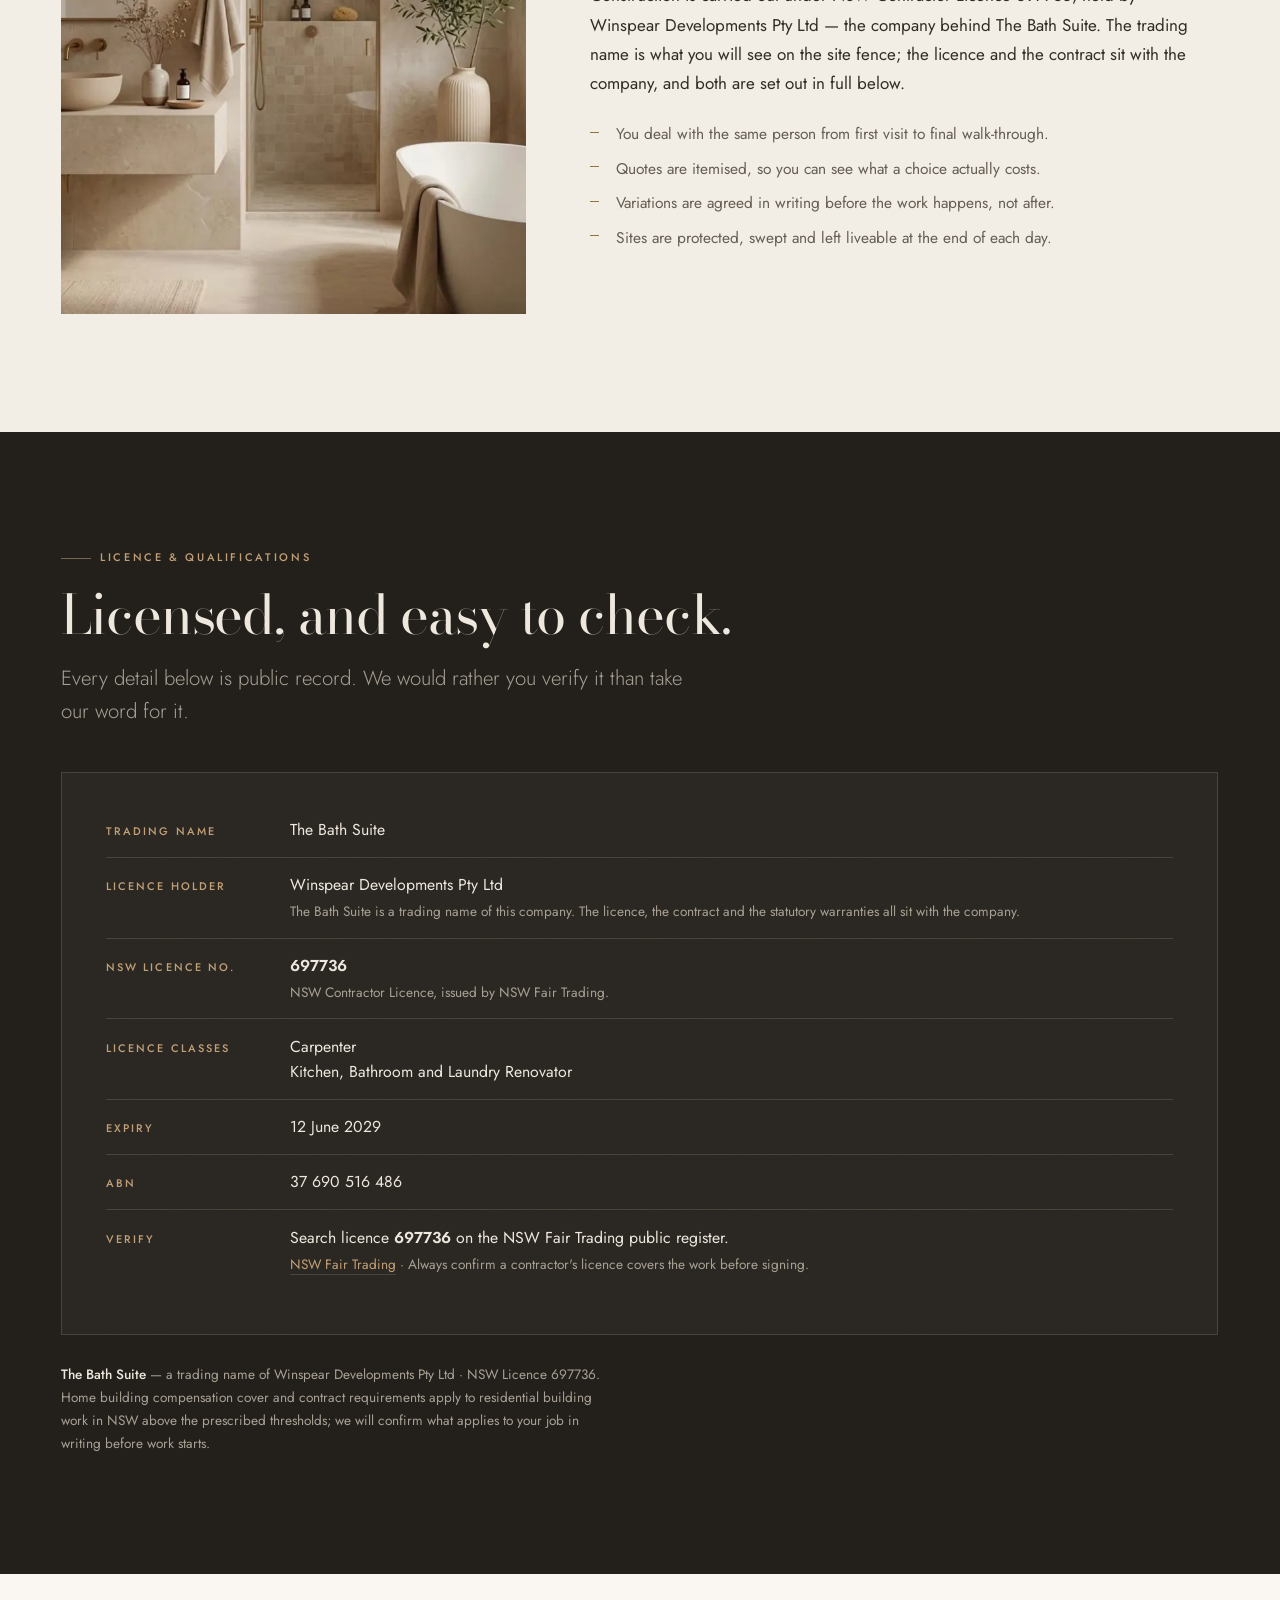
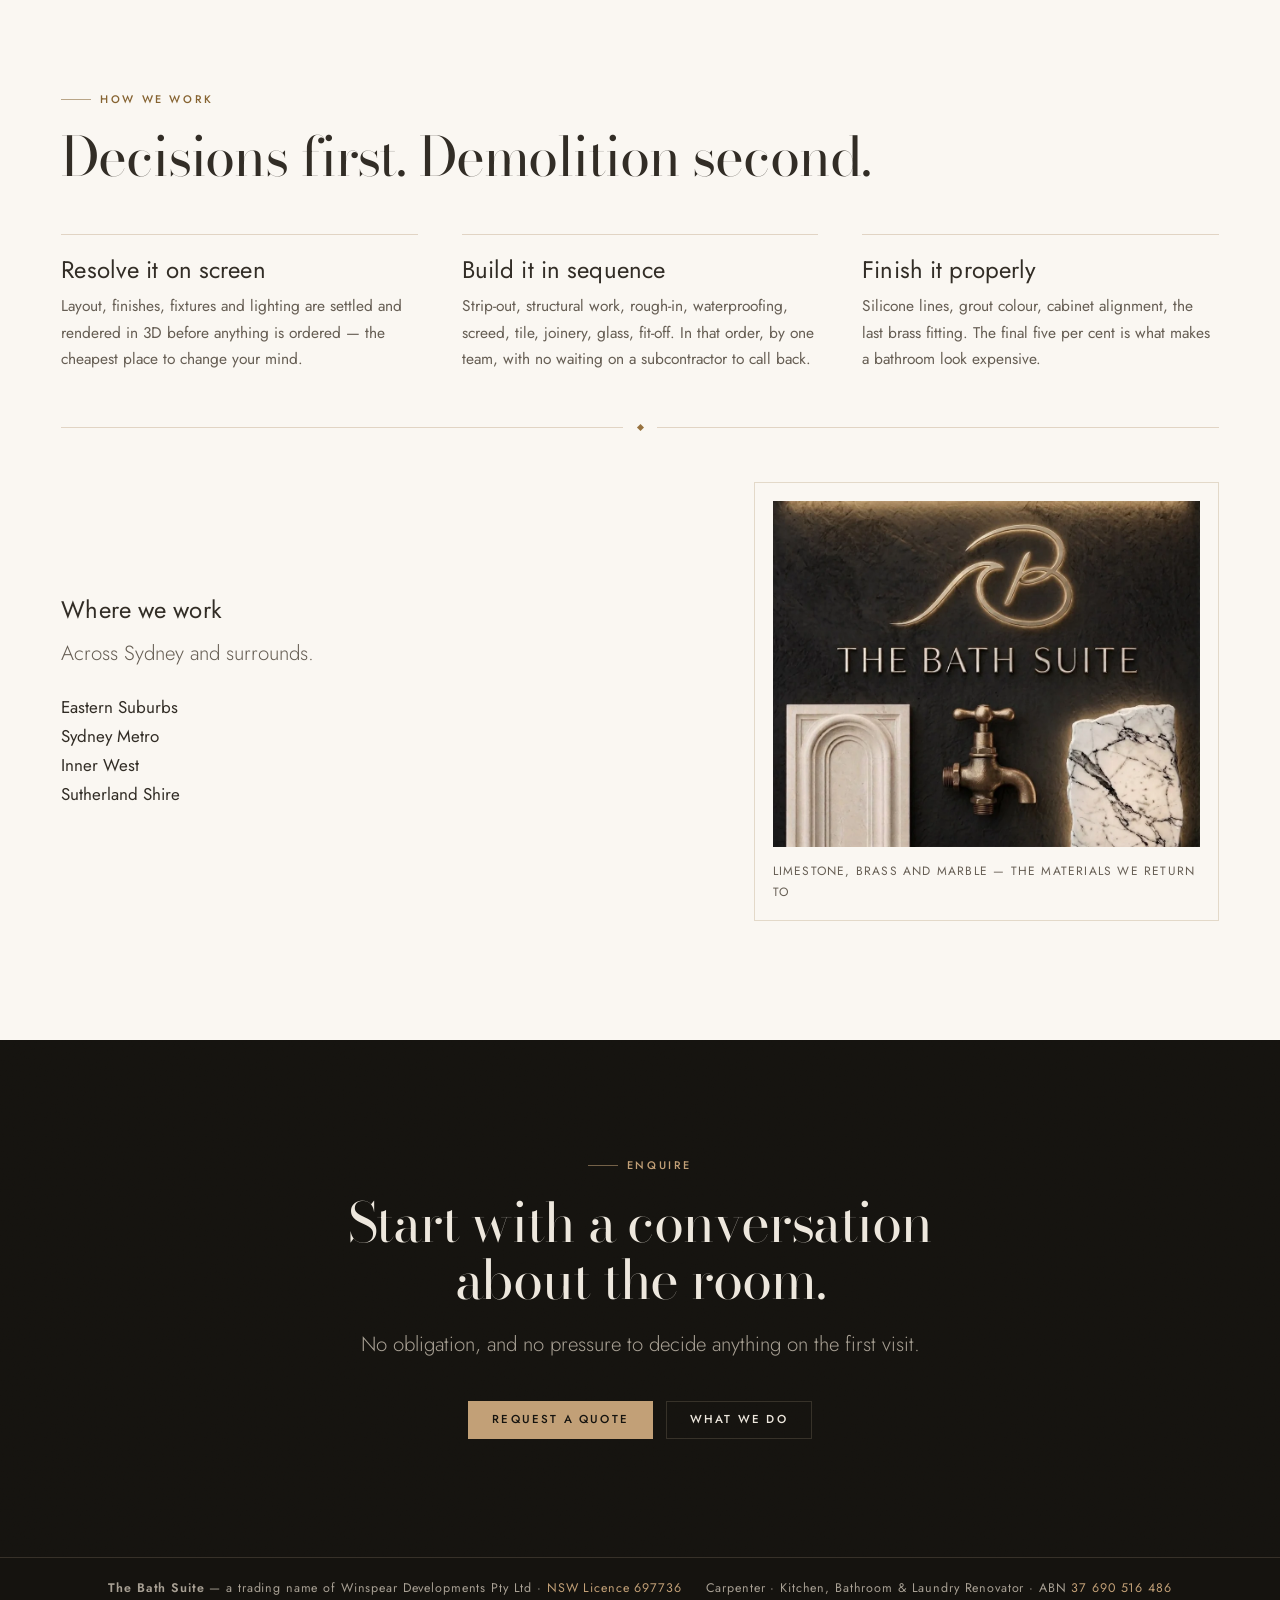
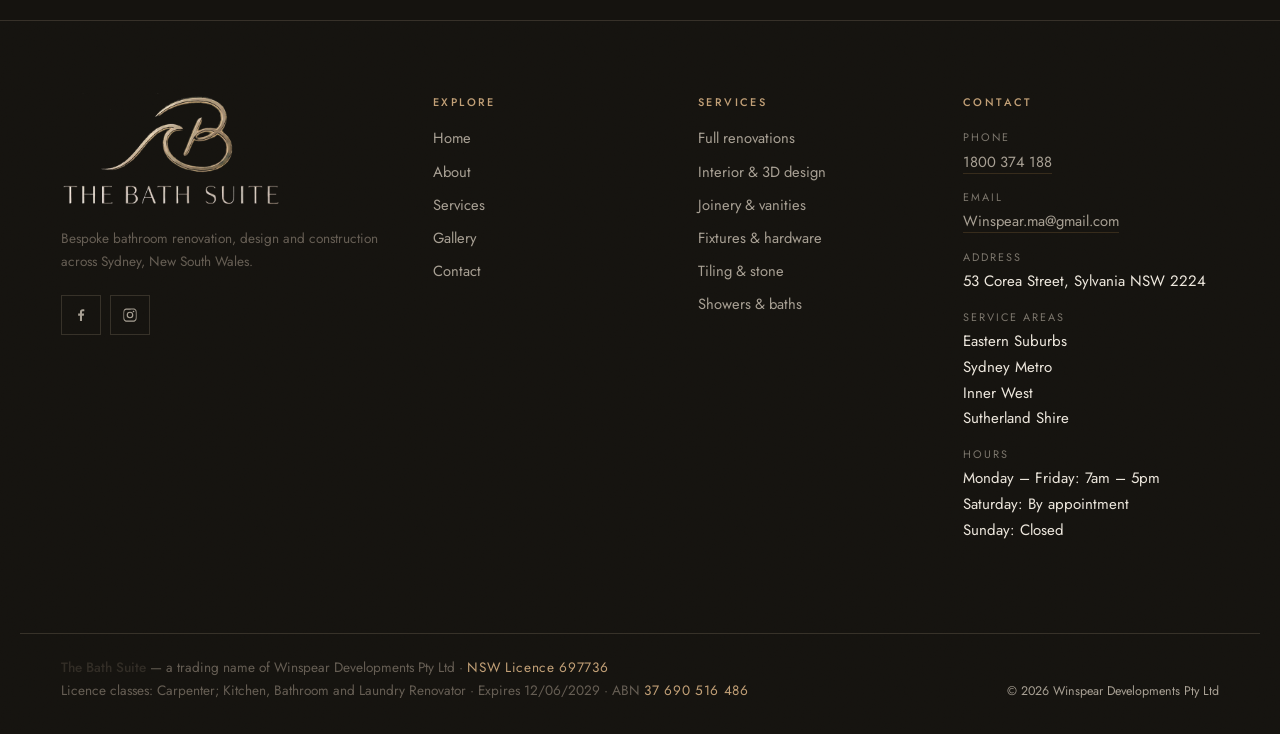
<file: about.html>
<!DOCTYPE html>
<html lang="en-AU">
<head>
<meta charset="utf-8">
<meta name="viewport" content="width=device-width, initial-scale=1">
<!-- Google tag (gtag.js) -->
<script async src="https://www.googletagmanager.com/gtag/js?id=AW-18442373819"></script>
<script>
  window.dataLayer = window.dataLayer || [];
  function gtag(){dataLayer.push(arguments);}
  gtag('js', new Date());

  gtag('config', 'AW-18442373819');
</script>
<title>About | Licensed Sydney Bathroom Renovators — The Bath Suite</title>
<meta name="description" content="A Sydney bathroom studio with design and construction under one roof. NSW Contractor Licence 697736, held by Winspear Developments Pty Ltd.">
<link rel="canonical" href="https://thebathsuite.com/about.html">
<meta name="theme-color" content="#15130f">

<meta property="og:type" content="website">
<meta property="og:site_name" content="The Bath Suite">
<meta property="og:locale" content="en_AU">
<meta property="og:title" content="About | The Bath Suite, Sydney">
<meta property="og:description" content="A Sydney bathroom studio with design and construction under one roof. Licensed NSW renovator, licence 697736.">
<meta property="og:url" content="https://thebathsuite.com/about.html">
<meta property="og:image" content="https://thebathsuite.com/assets/img/gallery/travertine-ensuite-checkerboard-shower-stone-vanity.webp">
<meta name="twitter:card" content="summary_large_image">

<link rel="icon" href="favicon.ico" sizes="32x32">
<link rel="icon" type="image/png" href="favicon-32.png" sizes="32x32">
<link rel="apple-touch-icon" href="apple-touch-icon.png">
<link rel="manifest" href="site.webmanifest">

<link rel="preload" href="assets/fonts/bodoni-var.woff2" as="font" type="font/woff2" crossorigin>
<link rel="preload" href="assets/fonts/jost-var.woff2" as="font" type="font/woff2" crossorigin>
<link rel="preload" as="image" href="assets/img/gallery/stone-ensuite-fluted-basin-arch-mirror.webp" fetchpriority="high">
<link rel="stylesheet" href="assets/css/site.css?v=20260916">
<script src="assets/js/config.js"></script>
</head>

<body>
<a class="skip" href="#main">Skip to content</a>

<header class="site-head">
  <div class="shell head-inner">
    <a class="brand" href="index.html" aria-label="The Bath Suite — home">
      <img class="brand__mark" src="assets/img/logo-mark.webp" alt="" width="240" height="141" fetchpriority="high">
      <span class="brand__type">The Bath&nbsp;Suite</span>
    </a>
    <nav class="nav" aria-label="Primary">
      <ul class="nav__list">
        <li><a href="index.html">Home</a></li>
        <li><a href="about.html" aria-current="page">About</a></li>
        <li><a href="services.html">Services</a></li>
        <li><a href="gallery.html">Gallery</a></li>
        <li><a href="contact.html">Contact</a></li>
      </ul>
      <a class="btn btn--brass btn--sm" href="contact.html">Request a quote</a>
    </nav>
    <button class="burger" id="burger" aria-expanded="false" aria-controls="navPanel">
      <span></span><span></span><span></span>
      <span class="visually-hidden">Menu</span>
    </button>
  </div>
</header>

<div class="nav-panel" id="navPanel">
  <a href="index.html">Home</a>
  <a href="about.html" aria-current="page">About</a>
  <a href="services.html">Services</a>
  <a href="gallery.html">Gallery</a>
  <a href="contact.html">Contact</a>
  <a class="btn btn--brass" href="contact.html">Request a quote</a>
  <p class="nav-panel__meta">Sydney, NSW<br>NSW Licence 697736</p>
</div>

<main id="main">

  <!-- ============================================================ HERO -->
  <section class="hero hero--page">
    <img class="hero__img"
         src="assets/img/gallery/stone-ensuite-fluted-basin-arch-mirror.webp"
         alt="Completed ensuite with a fluted basin, arched backlit mirror and freestanding bath."
         width="1206" height="804" fetchpriority="high" decoding="async">
    <div class="shell hero__inner">
      <p class="eyebrow">About the studio</p>
      <h1>A small studio, <span class="em">deliberately</span>.</h1>
      <p class="lead">Design and construction under one roof, working on one kind of room — and
        licensed to build it.</p>
    </div>
    <span class="hero__seam" aria-hidden="true"></span>
  </section>

  <!-- =========================================================== STORY -->
  <section class="section">
    <div class="shell">
      <div class="split split--wide-right split--top">
        <div class="reveal">
          <p class="eyebrow">Our story</p>
          <h2>We removed the gap in the middle.</h2>
        </div>
        <div class="reveal prose">
          <p>The Bath Suite exists because of a gap most people meet halfway through a
            renovation. The designer has finished and left. The builder is interpreting a drawing
            they did not draw. And the client is standing between them, translating — usually on a
            Tuesday, usually about something that has already been tiled.</p>
          <p>We removed the gap by doing both. The person who draws the arched niche is the person
            accountable for setting it out, so there is no handover to fall through and nobody to
            point at.</p>
          <p>The work is bathrooms, and very nearly only bathrooms. It is the smallest, wettest,
            most heavily serviced room in a house — six trades have to agree inside a few square
            metres, and every millimetre is visible when it is finished. Specialising means we have
            made these decisions before: where the waste can move to, whether the ceiling will take
            a recessed shelf, what a marble mitre will do at an arch. We make them faster, and with
            fewer surprises for you.</p>
        </div>
      </div>

      <div class="rule" aria-hidden="true"><span></span></div>

      <div class="split split--wide-right split--top">
        <div class="reveal split__media--first">
          <figure class="figure zoom arch">
            <img class="media-tall"
                 src="assets/img/gallery/travertine-ensuite-checkerboard-shower-stone-vanity-760.webp"
                 srcset="assets/img/gallery/travertine-ensuite-checkerboard-shower-stone-vanity-760.webp 760w,
                         assets/img/gallery/travertine-ensuite-checkerboard-shower-stone-vanity.webp 1196w"
                 sizes="(min-width: 900px) 40vw, 92vw"
                 width="1196" height="1400" loading="lazy" decoding="async"
                 alt="Travertine ensuite with a checkerboard tiled shower, floating stone vanity and brass fittings.">
          </figure>
        </div>

        <div class="reveal">
          <p class="eyebrow">Who you deal with</p>
          <h2>One studio, one point of contact.</h2>
          <div class="prose">
            <!-- Years in the trade still to come, along with Steve's intro.
                 When they arrive this becomes "...bathroom renovator with X
                 years in the trade, working from Sylvania across Sydney." -->
            <p>The studio is led by Steve Gale, a licensed carpenter and bathroom renovator,
              working from Sylvania across Sydney.</p>
            <p>Construction is carried out under NSW Contractor Licence 697736, held by Winspear
              Developments Pty Ltd — the company behind The Bath Suite. The trading name is what
              you will see on the site fence; the licence and the contract sit with the company, and
              both are set out in full below.</p>
          </div>
          <ul class="ticks" style="grid-template-columns: 1fr">
            <li>You deal with the same person from first visit to final walk-through.</li>
            <li>Quotes are itemised, so you can see what a choice actually costs.</li>
            <li>Variations are agreed in writing before the work happens, not after.</li>
            <li>Sites are protected, swept and left liveable at the end of each day.</li>
          </ul>
        </div>
      </div>
    </div>
  </section>

  <!-- ============================================ LICENCE &amp; CREDENTIALS -->
  <section class="section on-dark" id="credentials">
    <div class="shell">
      <div class="reveal" style="margin-bottom: clamp(1.75rem, 1rem + 3vw, 2.75rem)">
        <p class="eyebrow">Licence &amp; qualifications</p>
        <h2>Licensed, and easy to check.</h2>
        <p class="lead" style="margin-top: 1.1rem; max-width: 52ch">Every detail below is public
          record. We would rather you verify it than take our word for it.</p>
      </div>

      <div class="creds reveal">
        <dl>
          <div class="creds__row">
            <dt>Trading name</dt>
            <dd>The Bath Suite</dd>
          </div>
          <div class="creds__row">
            <dt>Licence holder</dt>
            <dd>Winspear Developments Pty Ltd
              <small>The Bath Suite is a trading name of this company. The licence, the contract
                and the statutory warranties all sit with the company.</small>
            </dd>
          </div>
          <div class="creds__row">
            <dt>NSW licence no.</dt>
            <dd><strong>697736</strong>
              <small>NSW Contractor Licence, issued by NSW Fair Trading.</small>
            </dd>
          </div>
          <div class="creds__row">
            <dt>Licence classes</dt>
            <dd>Carpenter<br>Kitchen, Bathroom and Laundry Renovator</dd>
          </div>
          <div class="creds__row">
            <dt>Expiry</dt>
            <dd>12 June 2029</dd>
          </div>
          <div class="creds__row">
            <dt>ABN</dt>
            <dd>37 690 516 486</dd>
          </div>
          <div class="creds__row">
            <dt>Verify</dt>
            <dd>Search licence <strong>697736</strong> on the NSW Fair Trading public register.
              <small><a class="inline-link" href="https://www.nsw.gov.au/departments-and-agencies/fair-trading" target="_blank" rel="noopener noreferrer">NSW Fair Trading</a> &middot;
                Always confirm a contractor's licence covers the work before signing.</small>
            </dd>
          </div>
        </dl>
      </div>

      <p class="entity-line reveal" style="margin-top: 1.75rem; max-width: 70ch">
        <strong>The Bath Suite</strong> — a trading name of Winspear Developments Pty&nbsp;Ltd
        &middot; NSW Licence 697736. Home building compensation cover and contract requirements
        apply to residential building work in NSW above the prescribed thresholds; we will confirm
        what applies to your job in writing before work starts.
      </p>
    </div>
  </section>

  <!-- ========================================================= APPROACH -->
  <section class="section on-paper">
    <div class="shell">
      <div class="reveal" style="margin-bottom: clamp(2rem, 1rem + 3vw, 3rem)">
        <p class="eyebrow">How we work</p>
        <h2>Decisions first. Demolition second.</h2>
      </div>

      <div class="pillars">
        <div class="pillar reveal">
          <h3 class="h3">Resolve it on screen</h3>
          <p>Layout, finishes, fixtures and lighting are settled and rendered in 3D before
            anything is ordered — the cheapest place to change your mind.</p>
        </div>
        <div class="pillar reveal">
          <h3 class="h3">Build it in sequence</h3>
          <p>Strip-out, structural work, rough-in, waterproofing, screed, tile, joinery, glass,
            fit-off. In that order, by one team, with no waiting on a subcontractor to call back.</p>
        </div>
        <div class="pillar reveal">
          <h3 class="h3">Finish it properly</h3>
          <p>Silicone lines, grout colour, cabinet alignment, the last brass fitting. The final
            five per cent is what makes a bathroom look expensive.</p>
        </div>
      </div>

      <div class="rule" aria-hidden="true"><span></span></div>

      <div class="split split--wide-left" style="align-items: center">
        <div class="reveal">
          <h3 class="h3" style="max-width: 26ch">Where we work</h3>
          <p class="lead" style="margin-top: .75rem">Across Sydney and surrounds.</p>
          <div data-optional style="margin-top: 1rem">
            <p data-contact="areas">Eastern Suburbs<br>Sydney Metro<br>Inner West<br>Sutherland Shire</p>
          </div>
        </div>
        <div class="reveal">
          <figure class="figure figure--framed">
            <img src="assets/img/logo-board.webp" alt="The Bath Suite brand mark, shown with a limestone arch profile, aged brass tap and marble sample."
                 width="1000" height="810" loading="lazy" decoding="async">
            <figcaption class="figure__cap">Limestone, brass and marble — the materials we return to</figcaption>
          </figure>
        </div>
      </div>
    </div>
  </section>

  <!-- ============================================================= CTA -->
  <section class="section on-dark on-dark--deep">
    <div class="shell center">
      <div class="reveal measure-center" style="max-width: 44rem">
        <p class="eyebrow eyebrow--center">Enquire</p>
        <h2>Start with a conversation about the room.</h2>
        <p class="lead" style="margin-top: 1.25rem">No obligation, and no pressure to decide
          anything on the first visit.</p>
        <div class="btn-row">
          <a class="btn btn--brass" href="contact.html">Request a quote</a>
          <a class="btn btn--ghost" href="services.html">What we do</a>
        </div>
      </div>
    </div>
  </section>

  <aside class="licence-strip">
    <div class="shell">
      <p><strong>The Bath Suite</strong> — a trading name of Winspear Developments Pty&nbsp;Ltd
        &middot; <span class="mono">NSW Licence 697736</span></p>
      <p>Carpenter &middot; Kitchen, Bathroom &amp; Laundry Renovator &middot; ABN
        <span class="mono">37 690 516 486</span></p>
    </div>
  </aside>
</main>

<footer class="site-foot">
  <div class="shell foot-main">
    <div>
      <img class="foot-lockup" src="assets/img/logo-lockup.webp"
           alt="The Bath Suite" width="620" height="322" loading="lazy" decoding="async">
      <p class="entity-line">Bespoke bathroom renovation, design and construction across Sydney,
        New South Wales.</p>
      <div class="socials">
        <a href="https://www.facebook.com/profile.php?id=61593189610822" target="_blank" rel="noopener noreferrer" aria-label="The Bath Suite on Facebook">
          <svg viewBox="0 0 24 24" aria-hidden="true"><path d="M13.5 21v-8h2.7l.4-3.1h-3.1V7.9c0-.9.25-1.5 1.55-1.5H17V3.6c-.3-.04-1.3-.13-2.46-.13-2.43 0-4.1 1.48-4.1 4.21V9.9H7.7V13h2.74v8z"/></svg>
        </a>
        <a href="https://www.instagram.com/the.bathsuite" target="_blank" rel="noopener noreferrer" aria-label="The Bath Suite on Instagram">
          <svg viewBox="0 0 24 24" aria-hidden="true"><path d="M12 2.2c3.2 0 3.6 0 4.9.07 1.2.05 1.8.25 2.2.42.6.23 1 .5 1.4.94.44.44.71.84.94 1.4.17.44.37 1.05.42 2.2.06 1.3.07 1.7.07 4.9s0 3.6-.07 4.9c-.05 1.2-.25 1.8-.42 2.2a3.9 3.9 0 0 1-.94 1.4c-.44.44-.84.71-1.4.94-.44.17-1.05.37-2.2.42-1.3.06-1.7.07-4.9.07s-3.6 0-4.9-.07c-1.2-.05-1.8-.25-2.2-.42a3.9 3.9 0 0 1-1.4-.94 3.9 3.9 0 0 1-.94-1.4c-.17-.44-.37-1.05-.42-2.2C2.2 15.6 2.2 15.2 2.2 12s0-3.6.07-4.9c.05-1.2.25-1.8.42-2.2.23-.6.5-1 .94-1.4.44-.44.84-.71 1.4-.94.44-.17 1.05-.37 2.2-.42C8.4 2.2 8.8 2.2 12 2.2zm0 1.8c-3.1 0-3.5 0-4.8.07-1 .05-1.5.2-1.9.35-.4.15-.7.34-1 .64-.3.3-.5.6-.64 1-.15.4-.3.9-.35 1.9C3.24 9.1 3.2 9.5 3.2 12s.04 2.9.11 4.2c.05 1 .2 1.5.35 1.9.15.4.34.7.64 1 .3.3.6.5 1 .64.4.15.9.3 1.9.35 1.3.07 1.7.07 4.8.07s3.5 0 4.8-.07c1-.05 1.5-.2 1.9-.35.4-.15.7-.34 1-.64.3-.3.5-.6.64-1 .15-.4.3-.9.35-1.9.07-1.3.07-1.7.07-4.2s0-2.9-.07-4.2c-.05-1-.2-1.5-.35-1.9a2.7 2.7 0 0 0-.64-1c-.3-.3-.6-.5-1-.64-.4-.15-.9-.3-1.9-.35C15.5 4 15.1 4 12 4z"/><path d="M12 7a5 5 0 1 0 0 10 5 5 0 0 0 0-10zm0 8.2a3.2 3.2 0 1 1 0-6.4 3.2 3.2 0 0 1 0 6.4z"/><circle cx="17.3" cy="6.7" r="1.15"/></svg>
        </a>
      </div>
    </div>

    <nav class="foot-col" aria-label="Pages">
      <h4>Explore</h4>
      <ul>
        <li><a href="index.html">Home</a></li>
        <li><a href="about.html">About</a></li>
        <li><a href="services.html">Services</a></li>
        <li><a href="gallery.html">Gallery</a></li>
        <li><a href="contact.html">Contact</a></li>
      </ul>
    </nav>

    <nav class="foot-col" aria-label="Services">
      <h4>Services</h4>
      <ul>
        <li><a href="services.html#renovations">Full renovations</a></li>
        <li><a href="services.html#design">Interior &amp; 3D design</a></li>
        <li><a href="services.html#joinery">Joinery &amp; vanities</a></li>
        <li><a href="services.html#fixtures">Fixtures &amp; hardware</a></li>
        <li><a href="services.html#tiling">Tiling &amp; stone</a></li>
        <li><a href="services.html#showers">Showers &amp; baths</a></li>
      </ul>
    </nav>

    <div class="foot-col">
      <h4>Contact</h4>
      <dl class="foot-contact">
        <div data-optional>
          <dt>Phone</dt>
          <dd data-contact="phone"><a class="inline-link" href="tel:1800374188">1800 374 188</a></dd>
        </div>
        <div data-optional>
          <dt>Email</dt>
          <dd data-contact="email"><a class="inline-link" href="mailto:Winspear.ma@gmail.com">Winspear.ma@gmail.com</a></dd>
        </div>
        <div data-optional>
          <dt>Address</dt>
          <dd data-contact="address">53 Corea Street, Sylvania NSW 2224</dd>
        </div>
        <div data-optional>
          <dt>Service areas</dt>
          <dd data-contact="areas">Eastern Suburbs<br>Sydney Metro<br>Inner West<br>Sutherland Shire</dd>
        </div>
        <div data-optional>
          <dt>Hours</dt>
          <dd data-contact="hours">Monday – Friday: 7am – 5pm<br>Saturday: By appointment<br>Sunday: Closed</dd>
        </div>
      </dl>
    </div>
  </div>

  <div class="shell foot-legal">
    <div>
      <p class="entity-line"><strong>The Bath Suite</strong> — a trading name of Winspear
        Developments Pty&nbsp;Ltd &middot; <span class="mono">NSW Licence 697736</span></p>
      <p class="entity-line">Licence classes: Carpenter; Kitchen, Bathroom and Laundry Renovator
        &middot; Expires 12/06/2029 &middot; ABN <span class="mono">37 690 516 486</span></p>
    </div>
    <div class="foot-legal__end">
      <p>&copy; <span data-year>2026</span> Winspear Developments Pty Ltd</p>
    </div>
  </div>
</footer>

<!-- Sticky action bar, phones only. The Call button appears by itself once a
     phone number is set in config.js, and takes over as the primary action. -->
<div class="action-bar" id="actionBar">
  <a data-action="call" href="#" hidden>
    <svg viewBox="0 0 24 24" aria-hidden="true"><path d="M6.5 3h3l1.5 4-2 1.5a12 12 0 0 0 5.5 5.5L16 12l4 1.5v3a2 2 0 0 1-2 2A15 15 0 0 1 4.5 5a2 2 0 0 1 2-2z"/></svg>
    Call
  </a>
  <a class="is-primary" data-action="quote" href="contact.html">
    <svg viewBox="0 0 24 24" aria-hidden="true"><path d="M4 6h16v12H4zM4 7l8 6 8-6"/></svg>
    Request a quote
  </a>
  <a data-action="alt" href="gallery.html">
    <svg viewBox="0 0 24 24" aria-hidden="true"><path d="M3 5h18v14H3zM3 15l5-5 4 4 3-3 6 6"/></svg>
    Gallery
  </a>
</div>

<script src="assets/js/site.js?v=20260916" defer></script>
</body>
</html>
</file>
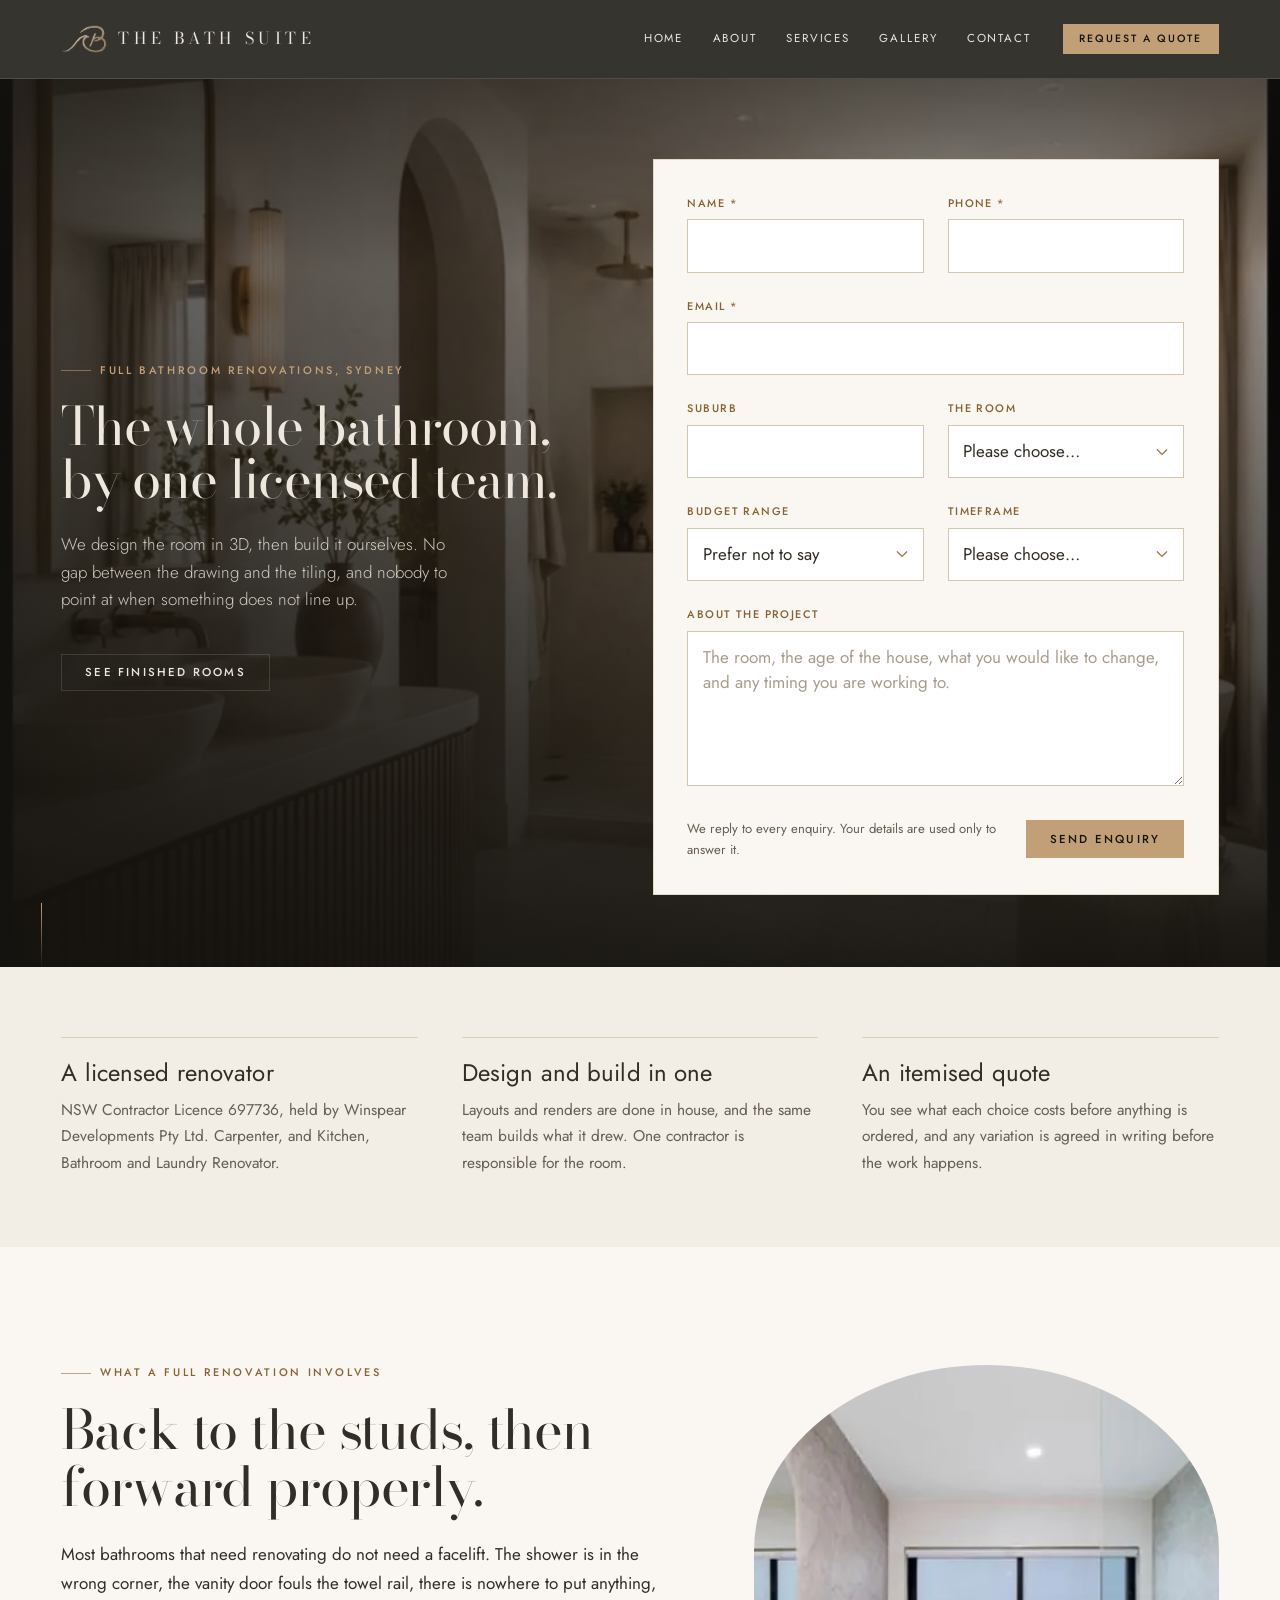
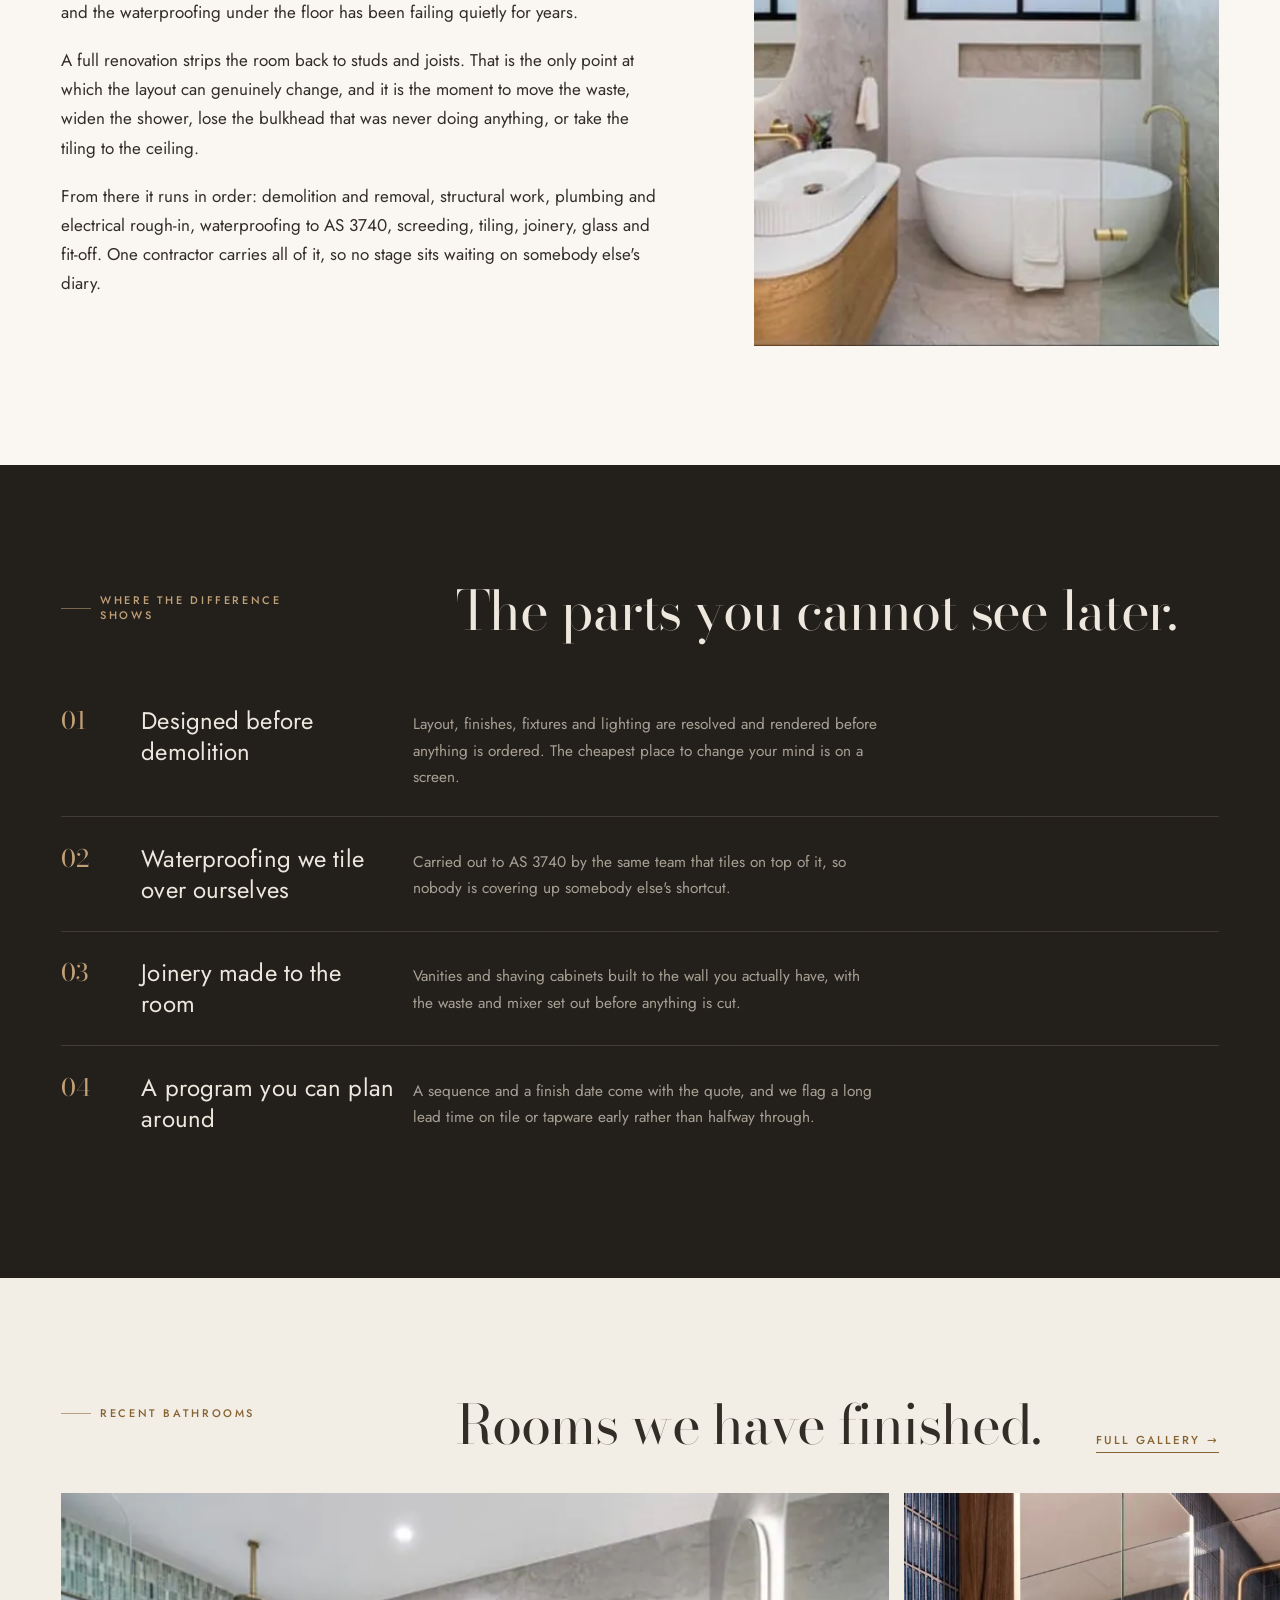
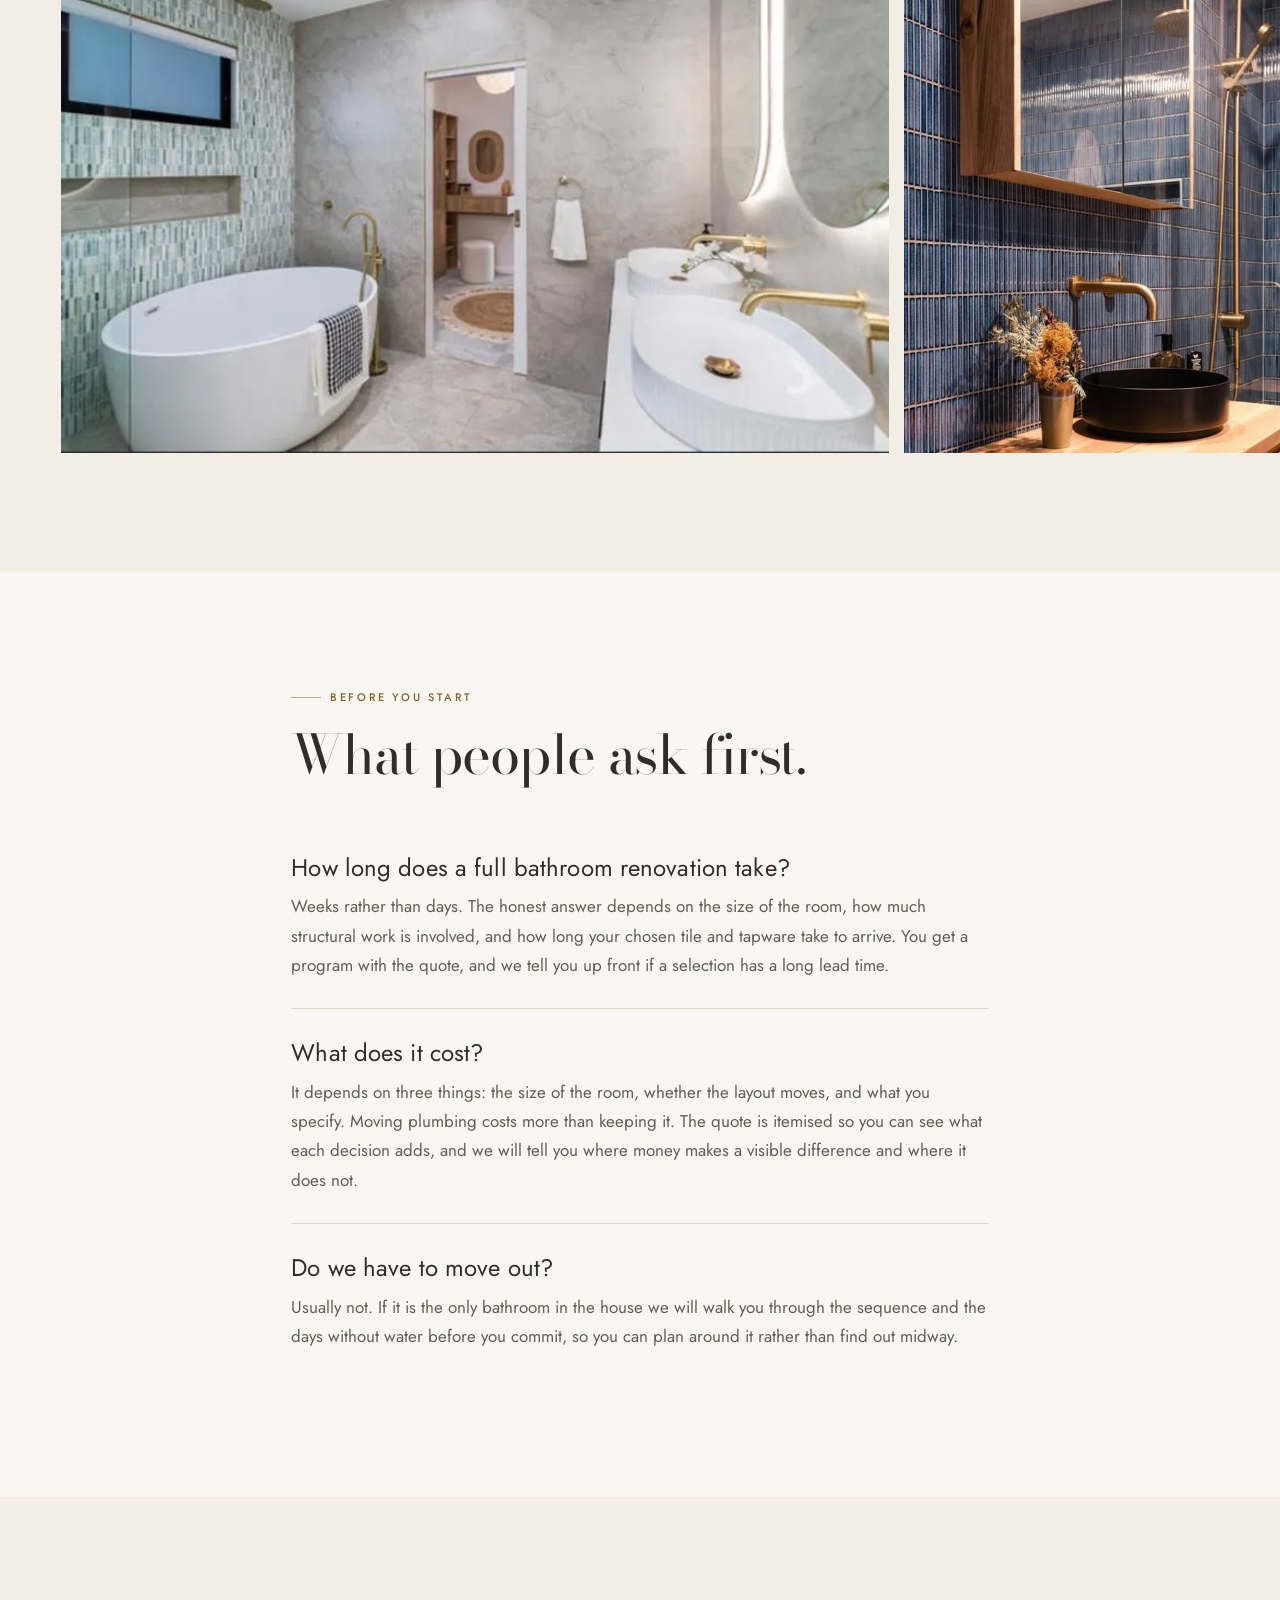
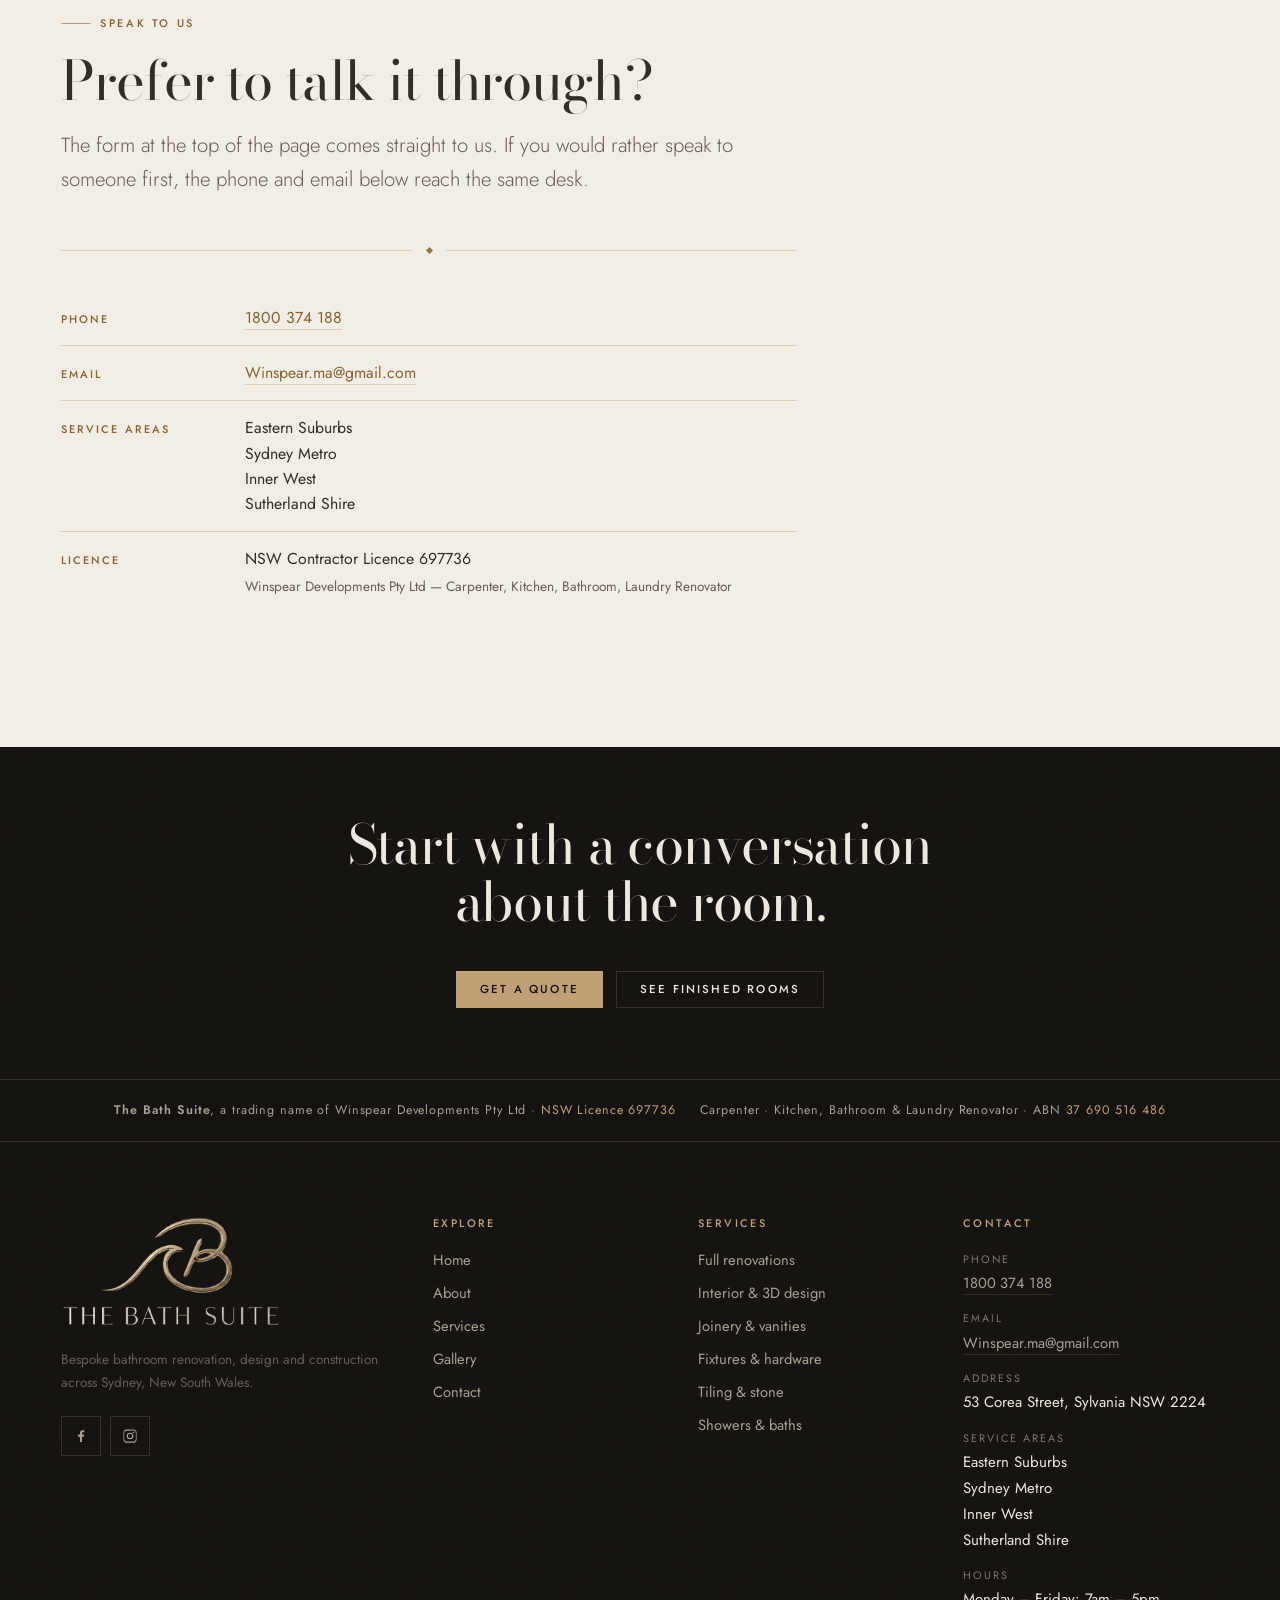
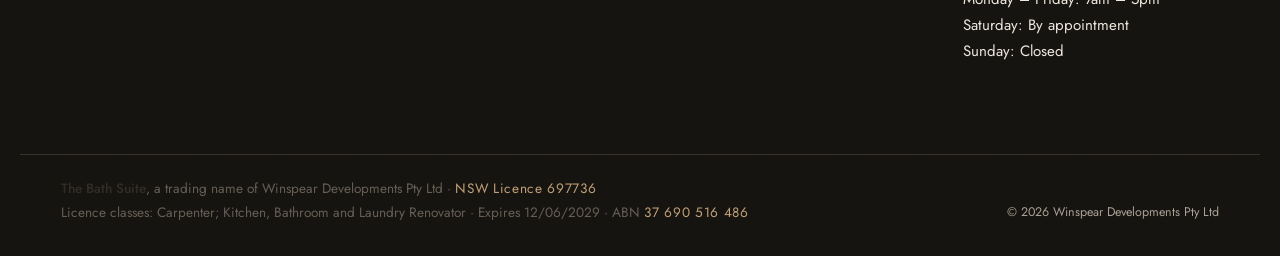
<file: bathroom-renovations-sydney.html>
<!DOCTYPE html>
<html lang="en-AU">
<!--
  LANDING PAGE — Full bathroom renovations, Sydney.
  Built from landing-template.html. Every LP_ slot is filled; nothing here is
  shared with another page, so this copy can be changed freely.

  Photography note: the hero was chosen by the client on 2026-09-06 (the same
  image as the home page). The rest of the page uses images confirmed as the
  studio's own completed jobs.
-->
<head>
<meta charset="utf-8">
<meta name="viewport" content="width=device-width, initial-scale=1">
<!-- Google tag (gtag.js) -->
<script async src="https://www.googletagmanager.com/gtag/js?id=AW-18442373819"></script>
<script>
  window.dataLayer = window.dataLayer || [];
  function gtag(){dataLayer.push(arguments);}
  gtag('js', new Date());

  gtag('config', 'AW-18442373819');
</script>

<title>Bathroom Renovations Sydney | Full Rebuilds by The Bath Suite</title>
<meta name="description" content="Full bathroom renovations across Sydney. Designed in 3D, then built end to end by one licensed team. Strip-out to final fit-off. Request a quote.">
<link rel="canonical" href="https://thebathsuite.com/bathroom-renovations-sydney.html">
<meta name="theme-color" content="#15130f">

<meta property="og:type" content="website">
<meta property="og:site_name" content="The Bath Suite">
<meta property="og:locale" content="en_AU">
<meta property="og:title" content="Bathroom Renovations Sydney | The Bath Suite">
<meta property="og:description" content="Full bathroom renovations across Sydney, designed in 3D and built end to end by one licensed team.">
<meta property="og:url" content="https://thebathsuite.com/bathroom-renovations-sydney.html">
<meta property="og:image" content="https://thebathsuite.com/assets/img/gallery/french-provincial-ensuite-arched-doorway-tub.webp">
<meta property="og:image:alt" content="Ensuite with an arched doorway, a freestanding bath beneath a steel window and a fluted timber vanity.">
<meta name="twitter:card" content="summary_large_image">

<link rel="icon" href="favicon.ico" sizes="32x32">
<link rel="icon" type="image/png" href="favicon-32.png" sizes="32x32">
<link rel="apple-touch-icon" href="apple-touch-icon.png">
<link rel="manifest" href="site.webmanifest">

<link rel="preload" href="assets/fonts/bodoni-var.woff2" as="font" type="font/woff2" crossorigin>
<link rel="preload" href="assets/fonts/jost-var.woff2" as="font" type="font/woff2" crossorigin>
<link rel="preload" as="image" href="assets/img/gallery/french-provincial-ensuite-arched-doorway-tub.webp" fetchpriority="high">
<link rel="stylesheet" href="assets/css/site.css?v=20260916">
<script src="assets/js/config.js"></script>

<script type="application/ld+json">
{
  "@context": "https://schema.org",
  "@type": "Service",
  "serviceType": "Bathroom renovation",
  "name": "Full bathroom renovations, Sydney",
  "description": "End-to-end bathroom renovation: strip-out, structural reconfiguration, plumbing and electrical rough-in, waterproofing, tiling, joinery, glass and fit-off.",
  "provider": {
    "@type": "HomeAndConstructionBusiness",
    "@id": "https://thebathsuite.com/#business",
    "name": "The Bath Suite",
    "legalName": "Winspear Developments Pty Ltd",
    "telephone": "+611800374188",
    "email": "Winspear.ma@gmail.com",
    "address": {
      "@type": "PostalAddress",
      "streetAddress": "53 Corea Street",
      "addressLocality": "Sylvania",
      "addressRegion": "NSW",
      "postalCode": "2224",
      "addressCountry": "AU"
    },
    "identifier": [
      { "@type": "PropertyValue", "name": "ABN", "value": "37 690 516 486" },
      { "@type": "PropertyValue", "name": "NSW Contractor Licence", "value": "697736" }
    ]
  },
  "areaServed": [
    { "@type": "City", "name": "Sydney" },
    { "@type": "Place", "name": "Eastern Suburbs, Sydney" },
    { "@type": "Place", "name": "Inner West, Sydney" },
    { "@type": "Place", "name": "Sutherland Shire" }
  ]
}
</script>
</head>

<body>
<a class="skip" href="#main">Skip to content</a>

<!-- SHARED HEADER — do not edit. -->
<header class="site-head">
  <div class="shell head-inner">
    <a class="brand" href="index.html" aria-label="The Bath Suite — home">
      <img class="brand__mark" src="assets/img/logo-mark.webp" alt="" width="240" height="141" fetchpriority="high">
      <span class="brand__type">The Bath&nbsp;Suite</span>
    </a>
    <nav class="nav" aria-label="Primary">
      <ul class="nav__list">
        <li><a href="index.html">Home</a></li>
        <li><a href="about.html">About</a></li>
        <li><a href="services.html">Services</a></li>
        <li><a href="gallery.html">Gallery</a></li>
        <li><a href="contact.html">Contact</a></li>
      </ul>
      <a class="btn btn--brass btn--sm" href="#enquire">Request a quote</a>
    </nav>
    <button class="burger" id="burger" aria-expanded="false" aria-controls="navPanel">
      <span></span><span></span><span></span>
      <span class="visually-hidden">Menu</span>
    </button>
  </div>
</header>

<div class="nav-panel" id="navPanel">
  <a href="index.html">Home</a>
  <a href="about.html">About</a>
  <a href="services.html">Services</a>
  <a href="gallery.html">Gallery</a>
  <a href="contact.html">Contact</a>
  <a class="btn btn--brass" href="#enquire">Request a quote</a>
  <p class="nav-panel__meta">Sydney, NSW<br>NSW Licence 697736</p>
</div>

<main id="main">

  <!-- ============================================================ HERO -->
  <section class="hero hero--lead">
    <img class="hero__img"
         src="assets/img/gallery/french-provincial-ensuite-arched-doorway-tub.webp"
         alt="Ensuite with an arched doorway to the shower, a freestanding bath beneath a steel window, and a fluted timber double vanity."
         width="1206" height="1386" fetchpriority="high" decoding="async">
    <div class="shell hero__inner">
      <div class="hero__lede">
        <p class="eyebrow">Full bathroom renovations, Sydney</p>
        <h1 class="hero__title">The whole bathroom, by one licensed team.</h1>
        <p class="lead">We design the room in 3D, then build it ourselves. No gap between the
          drawing and the tiling, and nobody to point at when something does not line up.</p>
        <div class="btn-row">
          <a class="btn btn--ghost" href="#work">See finished rooms</a>
        </div>
      </div>

      <div class="hero__form" id="enquire">
        <div class="form-card">
          <form data-enquiry action="https://formsubmit.co/Winspear.ma@gmail.com" method="POST">
            <input type="hidden" name="_subject" value="Bathroom renovation enquiry — The Bath Suite">
            <input type="hidden" name="_captcha" value="false">
              <input type="hidden" name="_next" value="https://thebathsuite.com/thanks.html">
            <input type="hidden" name="_template" value="table">
            <input type="hidden" name="_page" value="Bathroom renovations landing page">
            <div class="hp" aria-hidden="true">
              <label for="hp-lp">Leave this field empty</label>
              <input id="hp-lp" type="text" name="_honey" tabindex="-1" autocomplete="off">
            </div>

            <div class="field-grid field-grid--2">
              <div class="field">
                <label for="l-name">Name <span class="req">*</span></label>
                <input id="l-name" name="name" type="text" autocomplete="name" required>
              </div>
              <div class="field">
                <label for="l-phone">Phone <span class="req">*</span></label>
                <input id="l-phone" name="phone" type="tel" autocomplete="tel" inputmode="tel" required>
              </div>
              <div class="field field-full">
                <label for="l-email">Email <span class="req">*</span></label>
                <input id="l-email" name="email" type="email" autocomplete="email" required>
              </div>
              <div class="field">
                <label for="l-suburb">Suburb</label>
                <input id="l-suburb" name="suburb" type="text" autocomplete="address-level2">
              </div>
              <div class="field">
                <label for="l-scope">The room</label>
                <select id="l-scope" name="scope">
                  <option value="">Please choose…</option>
                  <option>Main bathroom</option>
                  <option>Ensuite</option>
                  <option>Main bathroom and ensuite</option>
                  <option>Powder room</option>
                  <option>More than two rooms</option>
                  <option>Not sure yet</option>
                </select>
              </div>
              <div class="field">
                <label for="l-budget">Budget range</label>
                <select id="l-budget" name="budget">
                  <option value="">Prefer not to say</option>
                  <option>Under $25,000</option>
                  <option>$25,000 – $40,000</option>
                  <option>$40,000 – $60,000</option>
                  <option>$60,000 – $85,000</option>
                  <option>$85,000 +</option>
                  <option>Would like guidance on this</option>
                </select>
              </div>
              <div class="field">
                <label for="l-when">Timeframe</label>
                <select id="l-when" name="timeframe">
                  <option value="">Please choose…</option>
                  <option>As soon as possible</option>
                  <option>Within 1–3 months</option>
                  <option>Within 3–6 months</option>
                  <option>Later this year</option>
                  <option>Just planning for now</option>
                </select>
              </div>
              <div class="field field-full">
                <label for="l-msg">About the project</label>
                <textarea id="l-msg" name="message" rows="5" placeholder="The room, the age of the house, what you would like to change, and any timing you are working to."></textarea>
              </div>
            </div>

            <div class="form-foot">
              <p class="form-note">We reply to every enquiry. Your details are used only to
                answer it.</p>
              <button class="btn btn--brass" type="submit">Send enquiry</button>
            </div>
            <p class="form-msg" data-form-msg role="status" aria-live="polite"></p>
          </form>

          <div class="form-sent center" data-form-sent>
            <h3 class="h3">Thank you, that has been sent.</h3>
            <p class="lead" style="margin-top:.6rem">We have your enquiry and will be in touch
              shortly.</p>
          </div>
        </div>
      </div>

      <p class="hero__aside">Sydney, NSW<br>Licence 697736</p>
    </div>
    <span class="hero__seam" aria-hidden="true"></span>
  </section>

  <!-- ====================================================== PROOF ROW -->
  <section class="section section--tight">
    <div class="shell">
      <div class="pillars">
        <div class="pillar reveal">
          <h3 class="h3">A licensed renovator</h3>
          <p>NSW Contractor Licence 697736, held by Winspear Developments Pty Ltd. Carpenter,
            and Kitchen, Bathroom and Laundry Renovator.</p>
        </div>
        <div class="pillar reveal">
          <h3 class="h3">Design and build in one</h3>
          <p>Layouts and renders are done in house, and the same team builds what it drew. One
            contractor is responsible for the room.</p>
        </div>
        <div class="pillar reveal">
          <h3 class="h3">An itemised quote</h3>
          <p>You see what each choice costs before anything is ordered, and any variation is
            agreed in writing before the work happens.</p>
        </div>
      </div>
    </div>
  </section>

  <!-- =========================================================== PITCH -->
  <section class="section on-paper">
    <div class="shell">
      <div class="split split--wide-left split--top">
        <div class="reveal">
          <p class="eyebrow">What a full renovation involves</p>
          <h2>Back to the studs, then forward properly.</h2>
          <div class="prose" style="margin-top: 1.5rem">
            <p>Most bathrooms that need renovating do not need a facelift. The shower is in the
              wrong corner, the vanity door fouls the towel rail, there is nowhere to put
              anything, and the waterproofing under the floor has been failing quietly for
              years.</p>
            <p>A full renovation strips the room back to studs and joists. That is the only
              point at which the layout can genuinely change, and it is the moment to move the
              waste, widen the shower, lose the bulkhead that was never doing anything, or take
              the tiling to the ceiling.</p>
            <p>From there it runs in order: demolition and removal, structural work, plumbing and
              electrical rough-in, waterproofing to AS 3740, screeding, tiling, joinery, glass
              and fit-off. One contractor carries all of it, so no stage sits waiting on somebody
              else's diary.</p>
          </div>
        </div>
        <div class="reveal">
          <figure class="figure zoom arch">
            <img class="media-tall"
                 src="assets/img/gallery/stone-ensuite-fluted-basin-arch-mirror-760.webp"
                 srcset="assets/img/gallery/stone-ensuite-fluted-basin-arch-mirror-760.webp 760w,
                         assets/img/gallery/stone-ensuite-fluted-basin-arch-mirror.webp 1206w"
                 sizes="(min-width: 900px) 40vw, 92vw"
                 width="1206" height="804" loading="lazy" decoding="async"
                 alt="Renovated ensuite with a fluted basin, arched backlit mirror and freestanding bath.">
          </figure>
        </div>
      </div>
    </div>
  </section>

  <!-- ======================================================= BENEFITS -->
  <section class="section on-dark">
    <div class="shell">
      <div class="g12" style="margin-bottom: clamp(1.5rem, 1rem + 2vw, 2.5rem)">
        <div class="statement__label reveal"><p class="eyebrow">Where the difference shows</p></div>
        <div class="statement__body reveal">
          <h2 style="font-size: var(--t-h2)">The parts you cannot see later.</h2>
        </div>
      </div>

      <div class="steps reveal">
        <div class="step">
          <span class="step__num">01</span>
          <h3 class="h3">Designed before demolition</h3>
          <p>Layout, finishes, fixtures and lighting are resolved and rendered before anything is
            ordered. The cheapest place to change your mind is on a screen.</p>
        </div>
        <div class="step">
          <span class="step__num">02</span>
          <h3 class="h3">Waterproofing we tile over ourselves</h3>
          <p>Carried out to AS 3740 by the same team that tiles on top of it, so nobody is
            covering up somebody else's shortcut.</p>
        </div>
        <div class="step">
          <span class="step__num">03</span>
          <h3 class="h3">Joinery made to the room</h3>
          <p>Vanities and shaving cabinets built to the wall you actually have, with the waste and
            mixer set out before anything is cut.</p>
        </div>
        <div class="step">
          <span class="step__num">04</span>
          <h3 class="h3">A program you can plan around</h3>
          <p>A sequence and a finish date come with the quote, and we flag a long lead time on
            tile or tapware early rather than halfway through.</p>
        </div>
      </div>
    </div>
  </section>

  <!-- ==================================================== RECENT WORK -->
  <section class="section" id="work">
    <div class="shell" style="margin-bottom: clamp(1.5rem, 1rem + 2vw, 2.5rem)">
      <div class="g12">
        <div class="statement__label reveal"><p class="eyebrow">Recent bathrooms</p></div>
        <div class="statement__body reveal" style="display: flex; flex-wrap: wrap; gap: 1rem 2rem; align-items: baseline; justify-content: space-between">
          <h2 style="font-size: var(--t-h2)">Rooms we have finished.</h2>
          <a class="ulink" href="gallery.html">Full gallery <span class="arw" aria-hidden="true">&rarr;</span></a>
        </div>
      </div>
    </div>

    <div class="rail bleed reveal">
      <a href="gallery.html" aria-label="Green mosaic bathroom, view the gallery">
        <img src="assets/img/gallery/green-mosaic-freestanding-tub-brushed-brass-760.webp"
             srcset="assets/img/gallery/green-mosaic-freestanding-tub-brushed-brass-760.webp 760w,
                     assets/img/gallery/green-mosaic-freestanding-tub-brushed-brass.webp 1206w"
             sizes="(min-width: 900px) 46vw, 80vw"
             width="1206" height="815" loading="lazy" decoding="async"
             alt="Freestanding bath against a green mosaic feature wall with brushed brass tapware and twin fluted basins.">
      </a>
      <a href="gallery.html" aria-label="Blue kit-kat tiled bathroom, view the gallery">
        <img src="assets/img/gallery/blue-kitkat-tile-brass-tapware-black-basin-760.webp"
             srcset="assets/img/gallery/blue-kitkat-tile-brass-tapware-black-basin-760.webp 760w,
                     assets/img/gallery/blue-kitkat-tile-brass-tapware-black-basin.webp 1040w"
             sizes="(min-width: 900px) 46vw, 80vw"
             width="1040" height="1143" loading="lazy" decoding="async"
             alt="Blue kit-kat tiled shower and vanity with brushed brass tapware and a black vessel basin.">
      </a>
      <a href="gallery.html" aria-label="Marble walls and timber vanity, view the gallery">
        <img src="assets/img/gallery/marble-walls-timber-vanity-backlit-mirrors-760.webp"
             srcset="assets/img/gallery/marble-walls-timber-vanity-backlit-mirrors-760.webp 760w,
                     assets/img/gallery/marble-walls-timber-vanity-backlit-mirrors.webp 1206w"
             sizes="(min-width: 900px) 46vw, 80vw"
             width="1206" height="805" loading="lazy" decoding="async"
             alt="Marble-look walls with a timber floating vanity, twin backlit oval mirrors and brass wall spouts.">
      </a>
      <a href="gallery.html" aria-label="Glazed blue tile and aged brass basin, view the gallery">
        <img src="assets/img/gallery/glazed-blue-tile-marble-brass-vessel-basin-760.webp"
             srcset="assets/img/gallery/glazed-blue-tile-marble-brass-vessel-basin-760.webp 760w,
                     assets/img/gallery/glazed-blue-tile-marble-brass-vessel-basin.webp 831w"
             sizes="(min-width: 900px) 46vw, 80vw"
             width="831" height="1310" loading="lazy" decoding="async"
             alt="Hand-glazed blue tile above marble with an aged brass vessel basin and timber vanity.">
      </a>
      <a href="gallery.html" aria-label="Grey stone family bathroom, view the gallery">
        <img src="assets/img/gallery/grey-stone-family-bathroom-timber-vanity-760.webp"
             srcset="assets/img/gallery/grey-stone-family-bathroom-timber-vanity-760.webp 760w,
                     assets/img/gallery/grey-stone-family-bathroom-timber-vanity.webp 1206w"
             sizes="(min-width: 900px) 46vw, 80vw"
             width="1206" height="802" loading="lazy" decoding="async"
             alt="Grey stone-look family bathroom with a built-in bath, timber vanity and matte black fittings.">
      </a>
    </div>
  </section>

  <!-- ============================================================= FAQ -->
  <section class="section on-paper">
    <div class="shell shell--narrow">
      <div class="reveal" style="margin-bottom: clamp(1.5rem, 1rem + 2vw, 2.5rem)">
        <p class="eyebrow">Before you start</p>
        <h2>What people ask first.</h2>
      </div>
      <div class="reveal">
        <div class="entry" style="padding-block: 1.75rem">
          <h3 class="h3">How long does a full bathroom renovation take?</h3>
          <p style="margin-top: .6rem; color: var(--text-soft)">Weeks rather than days. The honest
            answer depends on the size of the room, how much structural work is involved, and how
            long your chosen tile and tapware take to arrive. You get a program with the quote, and
            we tell you up front if a selection has a long lead time.</p>
        </div>
        <div class="entry" style="padding-block: 1.75rem">
          <h3 class="h3">What does it cost?</h3>
          <p style="margin-top: .6rem; color: var(--text-soft)">It depends on three things: the
            size of the room, whether the layout moves, and what you specify. Moving plumbing costs
            more than keeping it. The quote is itemised so you can see what each decision adds, and
            we will tell you where money makes a visible difference and where it does not.</p>
        </div>
        <div class="entry" style="padding-block: 1.75rem">
          <h3 class="h3">Do we have to move out?</h3>
          <p style="margin-top: .6rem; color: var(--text-soft)">Usually not. If it is the only
            bathroom in the house we will walk you through the sequence and the days without water
            before you commit, so you can plan around it rather than find out midway.</p>
        </div>
      </div>
    </div>
  </section>

  <!-- ========================================================= ENQUIRY -->
  <section class="section" id="contact">
    <div class="shell">
      <div style="max-width: 46rem">
        <div class="reveal">
          <p class="eyebrow">Speak to us</p>
          <h2>Prefer to talk it through?</h2>
          <p class="lead" style="margin-top: 1.25rem">The form at the top of the page comes
            straight to us. If you would rather speak to someone first, the phone and email below
            reach the same desk.</p>

          <div class="rule" aria-hidden="true"><span></span></div>

          <dl class="creds" style="padding: 0; background: none; border: 0">
            <div class="creds__row" data-optional>
              <dt>Phone</dt>
              <dd data-contact="phone"><a class="inline-link" href="tel:1800374188">1800 374 188</a></dd>
            </div>
            <div class="creds__row" data-optional>
              <dt>Email</dt>
              <dd data-contact="email"><a class="inline-link" href="mailto:Winspear.ma@gmail.com">Winspear.ma@gmail.com</a></dd>
            </div>
            <div class="creds__row" data-optional>
              <dt>Service areas</dt>
              <dd data-contact="areas">Eastern Suburbs<br>Sydney Metro<br>Inner West<br>Sutherland Shire</dd>
            </div>
            <div class="creds__row">
              <dt>Licence</dt>
              <dd>NSW Contractor Licence 697736<small>Winspear Developments Pty Ltd — Carpenter, Kitchen, Bathroom, Laundry Renovator</small></dd>
            </div>
          </dl>
        </div>
      </div>
    </div>
  </section>

  <!-- =========================================================== CLOSE -->
  <section class="section on-dark on-dark--deep section--tight">
    <div class="shell center">
      <div class="reveal measure-center" style="max-width: 42rem">
        <h2>Start with a conversation about the room.</h2>
        <div class="btn-row">
          <a class="btn btn--brass" href="#enquire">Get a quote</a>
          <a class="btn btn--ghost" href="gallery.html">See finished rooms</a>
        </div>
      </div>
    </div>
  </section>

  <aside class="licence-strip">
    <div class="shell">
      <p><strong>The Bath Suite</strong>, a trading name of Winspear Developments Pty&nbsp;Ltd
        &middot; <span class="mono">NSW Licence 697736</span></p>
      <p>Carpenter &middot; Kitchen, Bathroom &amp; Laundry Renovator &middot; ABN
        <span class="mono">37 690 516 486</span></p>
    </div>
  </aside>
</main>

<!-- SHARED FOOTER — do not edit -->
<footer class="site-foot">
  <div class="shell foot-main">
    <div>
      <img class="foot-lockup" src="assets/img/logo-lockup.webp"
           alt="The Bath Suite" width="620" height="322" loading="lazy" decoding="async">
      <p class="entity-line">Bespoke bathroom renovation, design and construction across Sydney,
        New South Wales.</p>
      <div class="socials">
        <a href="https://www.facebook.com/profile.php?id=61593189610822" target="_blank" rel="noopener noreferrer" aria-label="The Bath Suite on Facebook">
          <svg viewBox="0 0 24 24" aria-hidden="true"><path d="M13.5 21v-8h2.7l.4-3.1h-3.1V7.9c0-.9.25-1.5 1.55-1.5H17V3.6c-.3-.04-1.3-.13-2.46-.13-2.43 0-4.1 1.48-4.1 4.21V9.9H7.7V13h2.74v8z"/></svg>
        </a>
        <a href="https://www.instagram.com/the.bathsuite" target="_blank" rel="noopener noreferrer" aria-label="The Bath Suite on Instagram">
          <svg viewBox="0 0 24 24" aria-hidden="true"><path d="M12 2.2c3.2 0 3.6 0 4.9.07 1.2.05 1.8.25 2.2.42.6.23 1 .5 1.4.94.44.44.71.84.94 1.4.17.44.37 1.05.42 2.2.06 1.3.07 1.7.07 4.9s0 3.6-.07 4.9c-.05 1.2-.25 1.8-.42 2.2a3.9 3.9 0 0 1-.94 1.4c-.44.44-.84.71-1.4.94-.44.17-1.05.37-2.2.42-1.3.06-1.7.07-4.9.07s-3.6 0-4.9-.07c-1.2-.05-1.8-.25-2.2-.42a3.9 3.9 0 0 1-1.4-.94 3.9 3.9 0 0 1-.94-1.4c-.17-.44-.37-1.05-.42-2.2C2.2 15.6 2.2 15.2 2.2 12s0-3.6.07-4.9c.05-1.2.25-1.8.42-2.2.23-.6.5-1 .94-1.4.44-.44.84-.71 1.4-.94.44-.17 1.05-.37 2.2-.42C8.4 2.2 8.8 2.2 12 2.2zm0 1.8c-3.1 0-3.5 0-4.8.07-1 .05-1.5.2-1.9.35-.4.15-.7.34-1 .64-.3.3-.5.6-.64 1-.15.4-.3.9-.35 1.9C3.24 9.1 3.2 9.5 3.2 12s.04 2.9.11 4.2c.05 1 .2 1.5.35 1.9.15.4.34.7.64 1 .3.3.6.5 1 .64.4.15.9.3 1.9.35 1.3.07 1.7.07 4.8.07s3.5 0 4.8-.07c1-.05 1.5-.2 1.9-.35.4-.15.7-.34 1-.64.3-.3.5-.6.64-1 .15-.4.3-.9.35-1.9.07-1.3.07-1.7.07-4.2s0-2.9-.07-4.2c-.05-1-.2-1.5-.35-1.9a2.7 2.7 0 0 0-.64-1c-.3-.3-.6-.5-1-.64-.4-.15-.9-.3-1.9-.35C15.5 4 15.1 4 12 4z"/><path d="M12 7a5 5 0 1 0 0 10 5 5 0 0 0 0-10zm0 8.2a3.2 3.2 0 1 1 0-6.4 3.2 3.2 0 0 1 0 6.4z"/><circle cx="17.3" cy="6.7" r="1.15"/></svg>
        </a>
      </div>
    </div>

    <nav class="foot-col" aria-label="Pages">
      <h4>Explore</h4>
      <ul>
        <li><a href="index.html">Home</a></li>
        <li><a href="about.html">About</a></li>
        <li><a href="services.html">Services</a></li>
        <li><a href="gallery.html">Gallery</a></li>
        <li><a href="contact.html">Contact</a></li>
      </ul>
    </nav>

    <nav class="foot-col" aria-label="Services">
      <h4>Services</h4>
      <ul>
        <li><a href="services.html#renovations">Full renovations</a></li>
        <li><a href="services.html#design">Interior &amp; 3D design</a></li>
        <li><a href="services.html#joinery">Joinery &amp; vanities</a></li>
        <li><a href="services.html#fixtures">Fixtures &amp; hardware</a></li>
        <li><a href="services.html#tiling">Tiling &amp; stone</a></li>
        <li><a href="services.html#showers">Showers &amp; baths</a></li>
      </ul>
    </nav>

    <div class="foot-col">
      <h4>Contact</h4>
      <dl class="foot-contact">
        <div data-optional>
          <dt>Phone</dt>
          <dd data-contact="phone"><a class="inline-link" href="tel:1800374188">1800 374 188</a></dd>
        </div>
        <div data-optional>
          <dt>Email</dt>
          <dd data-contact="email"><a class="inline-link" href="mailto:Winspear.ma@gmail.com">Winspear.ma@gmail.com</a></dd>
        </div>
        <div data-optional>
          <dt>Address</dt>
          <dd data-contact="address">53 Corea Street, Sylvania NSW 2224</dd>
        </div>
        <div data-optional>
          <dt>Service areas</dt>
          <dd data-contact="areas">Eastern Suburbs<br>Sydney Metro<br>Inner West<br>Sutherland Shire</dd>
        </div>
        <div data-optional>
          <dt>Hours</dt>
          <dd data-contact="hours">Monday – Friday: 7am – 5pm<br>Saturday: By appointment<br>Sunday: Closed</dd>
        </div>
      </dl>
    </div>
  </div>

  <div class="shell foot-legal">
    <div>
      <p class="entity-line"><strong>The Bath Suite</strong>, a trading name of Winspear
        Developments Pty&nbsp;Ltd &middot; <span class="mono">NSW Licence 697736</span></p>
      <p class="entity-line">Licence classes: Carpenter; Kitchen, Bathroom and Laundry Renovator
        &middot; Expires 12/06/2029 &middot; ABN <span class="mono">37 690 516 486</span></p>
    </div>
    <div class="foot-legal__end">
      <p>&copy; <span data-year>2026</span> Winspear Developments Pty Ltd</p>
    </div>
  </div>
</footer>

<!-- Sticky action bar, phones only. -->
<div class="action-bar" id="actionBar">
  <a data-action="call" href="#" hidden>
    <svg viewBox="0 0 24 24" aria-hidden="true"><path d="M6.5 3h3l1.5 4-2 1.5a12 12 0 0 0 5.5 5.5L16 12l4 1.5v3a2 2 0 0 1-2 2A15 15 0 0 1 4.5 5a2 2 0 0 1 2-2z"/></svg>
    Call
  </a>
  <a class="is-primary" data-action="quote" href="#enquire">
    <svg viewBox="0 0 24 24" aria-hidden="true"><path d="M4 6h16v12H4zM4 7l8 6 8-6"/></svg>
    Get a quote
  </a>
  <a data-action="alt" href="gallery.html">
    <svg viewBox="0 0 24 24" aria-hidden="true"><path d="M3 5h18v14H3zM3 15l5-5 4 4 3-3 6 6"/></svg>
    Gallery
  </a>
</div>

<script src="assets/js/site.js?v=20260916" defer></script>
</body>
</html>
</file>
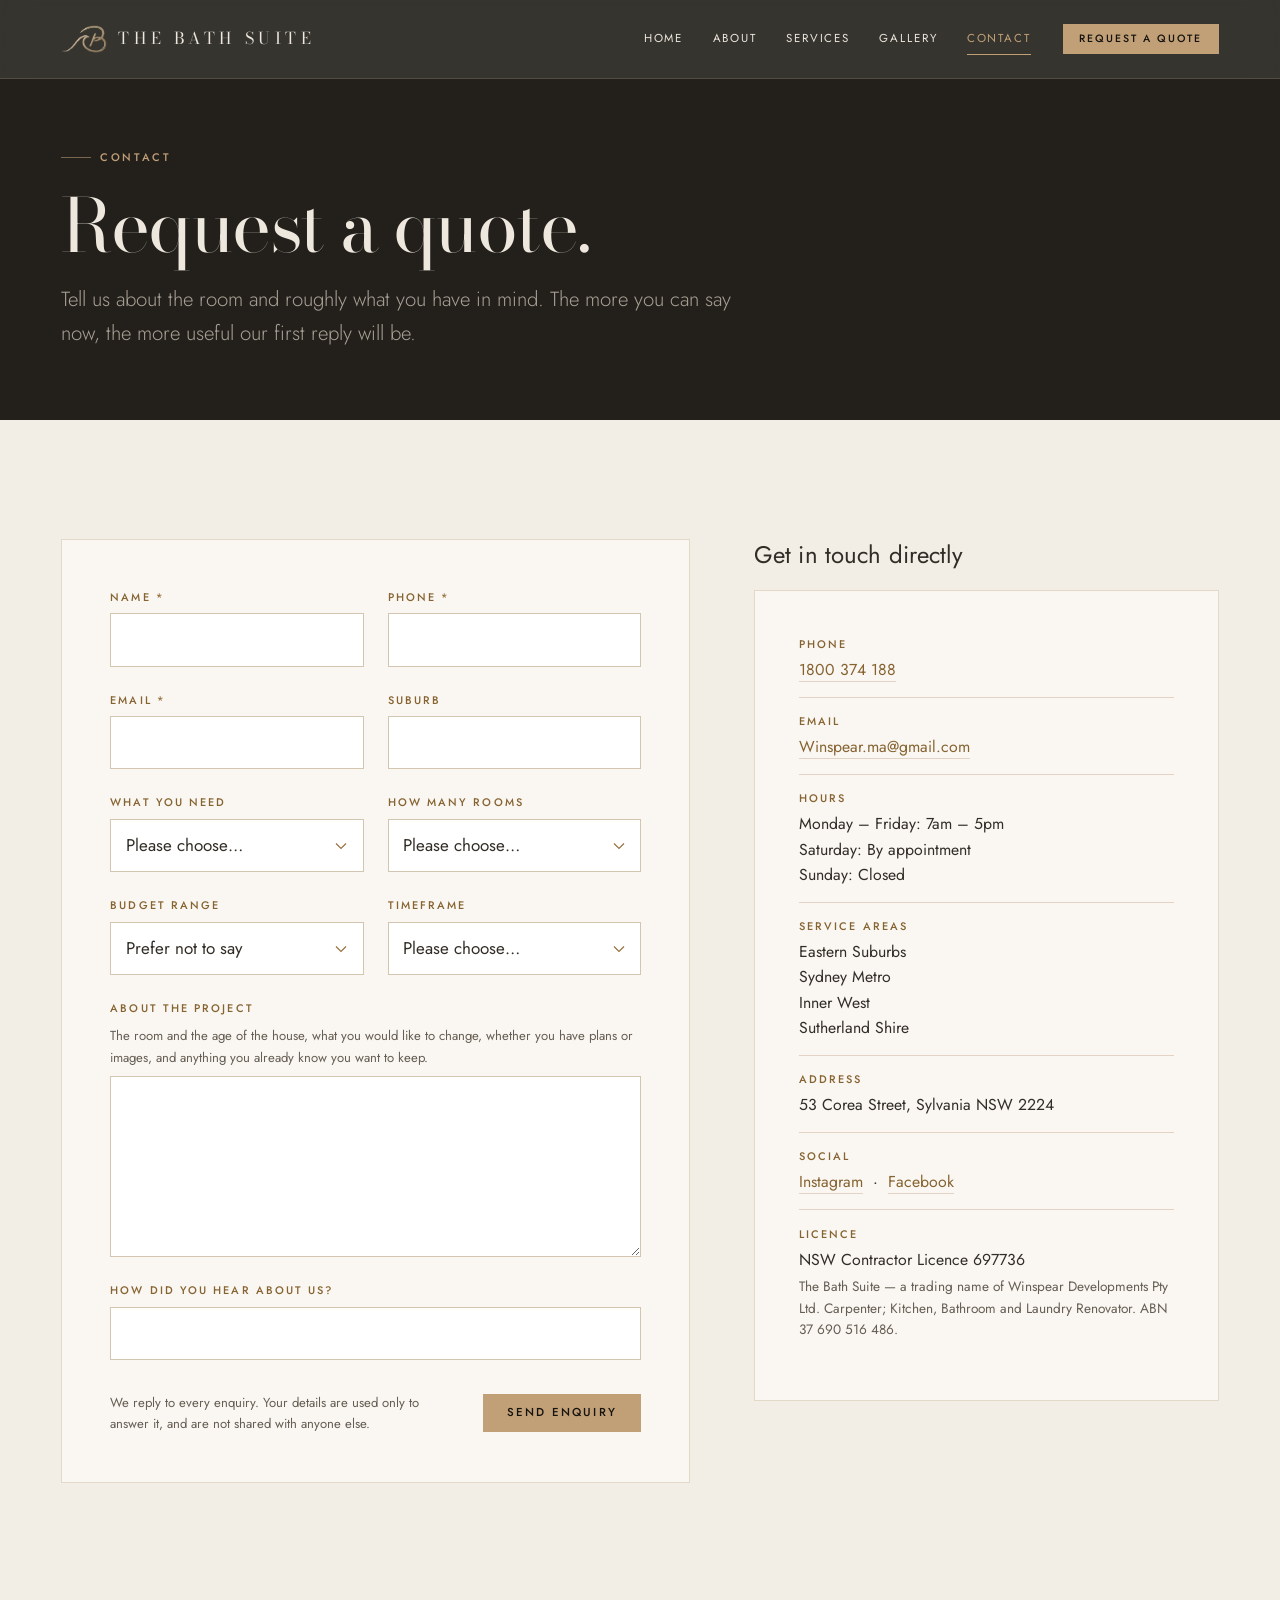
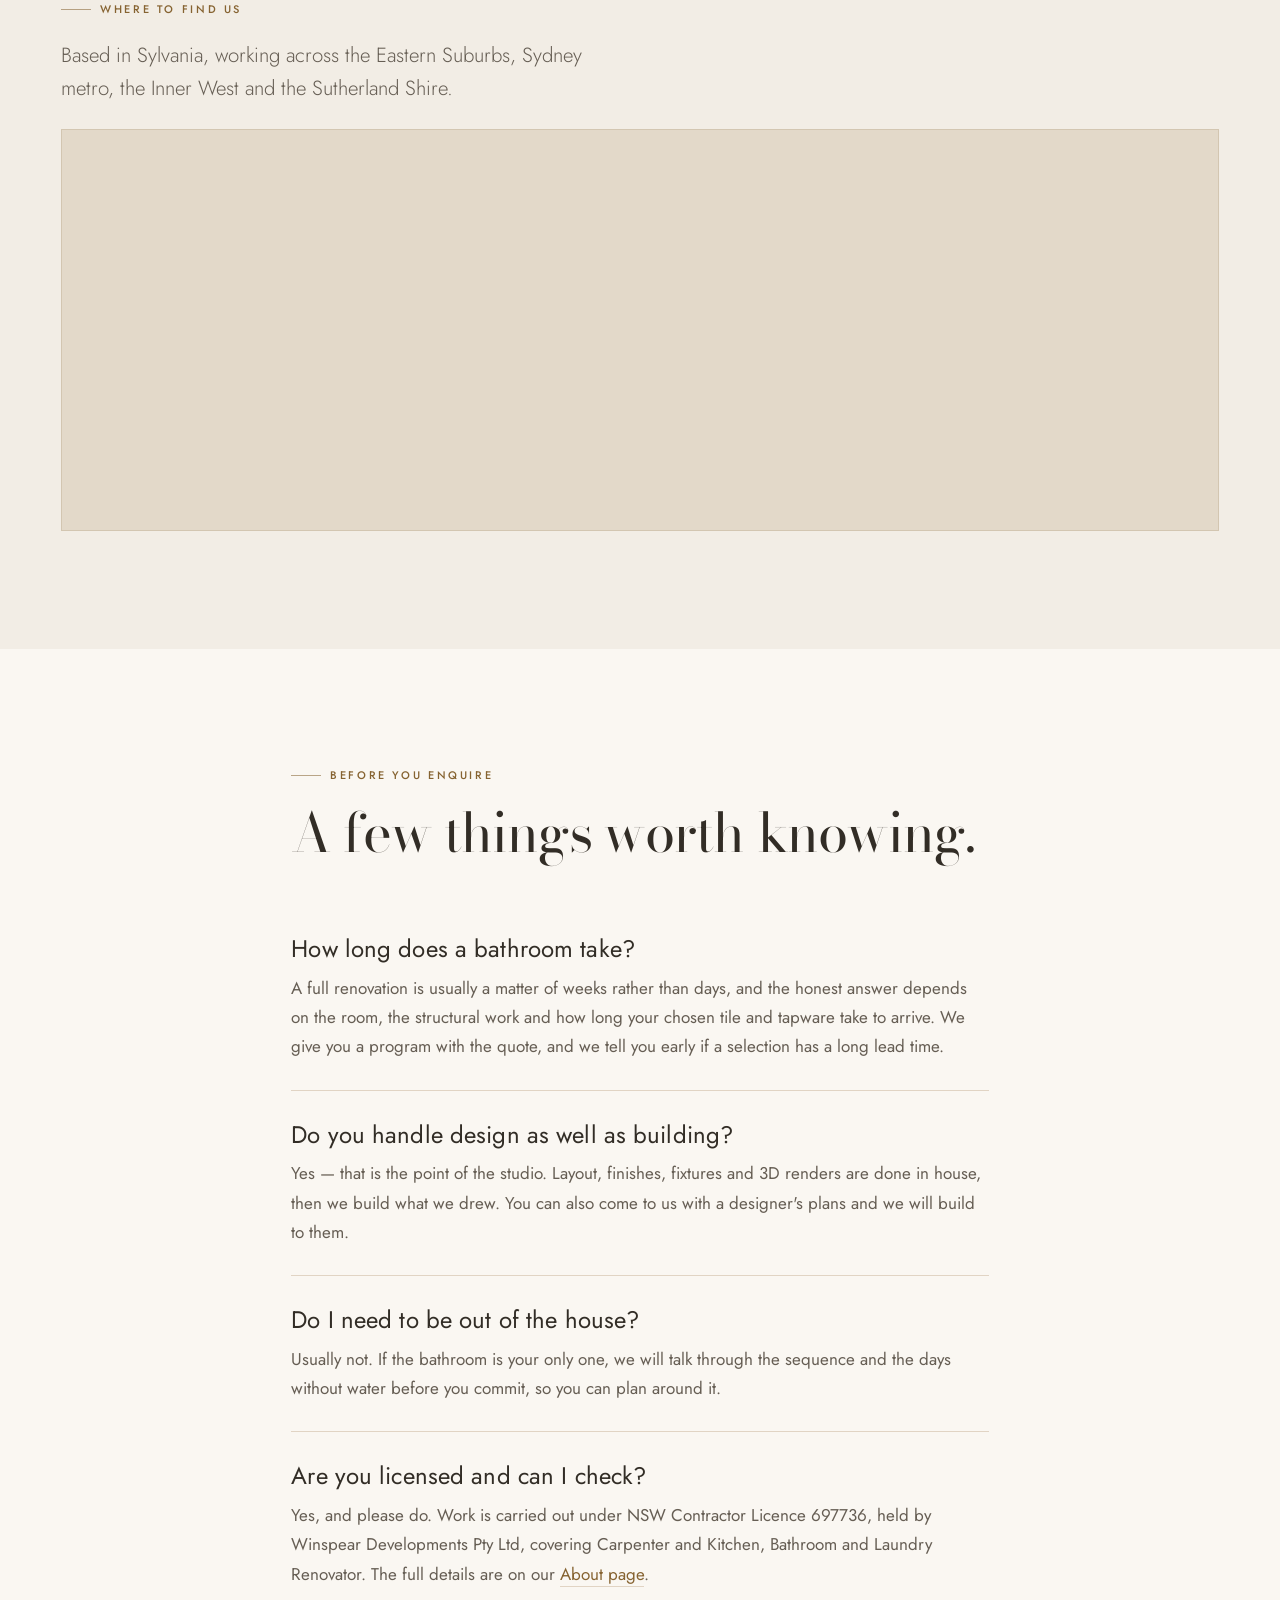
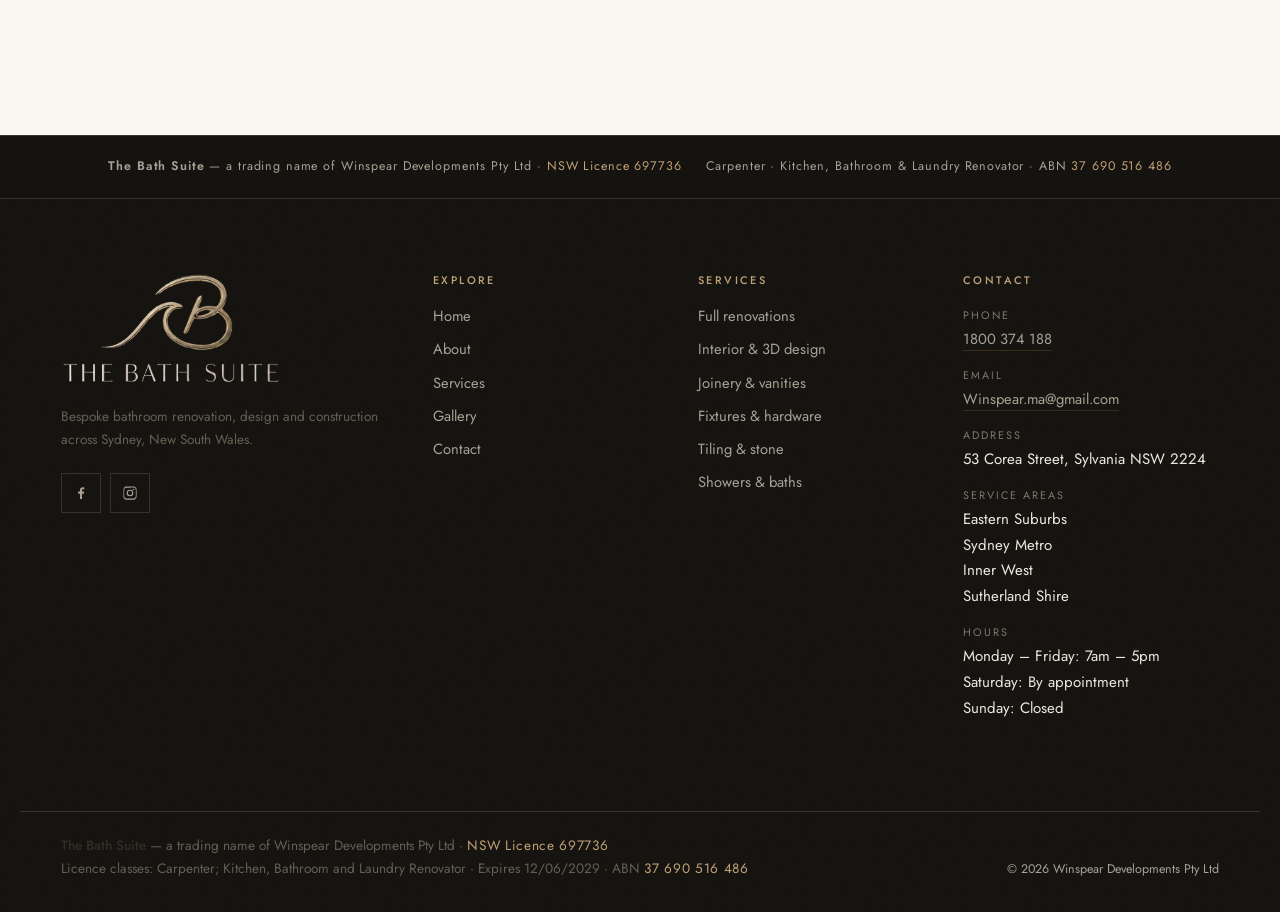
<file: contact.html>
<!DOCTYPE html>
<html lang="en-AU">
<head>
<meta charset="utf-8">
<meta name="viewport" content="width=device-width, initial-scale=1">
<!-- Google tag (gtag.js) -->
<script async src="https://www.googletagmanager.com/gtag/js?id=AW-18442373819"></script>
<script>
  window.dataLayer = window.dataLayer || [];
  function gtag(){dataLayer.push(arguments);}
  gtag('js', new Date());

  gtag('config', 'AW-18442373819');
</script>
<title>Contact &amp; Quote Request | The Bath Suite, Sydney</title>
<meta name="description" content="Request a quote for a bathroom renovation in Sydney. Tell us about your room and we will come back with the next step. Licensed NSW renovator 697736.">
<link rel="canonical" href="https://thebathsuite.com/contact.html">
<meta name="theme-color" content="#15130f">

<meta property="og:type" content="website">
<meta property="og:site_name" content="The Bath Suite">
<meta property="og:locale" content="en_AU">
<meta property="og:title" content="Contact &amp; Quote Request | The Bath Suite, Sydney">
<meta property="og:description" content="Tell us about your bathroom and we will come back with the next step.">
<meta property="og:url" content="https://thebathsuite.com/contact.html">
<meta property="og:image" content="https://thebathsuite.com/assets/img/gallery/marble-walls-timber-vanity-backlit-mirrors.webp">
<meta name="twitter:card" content="summary_large_image">

<link rel="icon" href="favicon.ico" sizes="32x32">
<link rel="icon" type="image/png" href="favicon-32.png" sizes="32x32">
<link rel="apple-touch-icon" href="apple-touch-icon.png">
<link rel="manifest" href="site.webmanifest">

<link rel="preload" href="assets/fonts/bodoni-var.woff2" as="font" type="font/woff2" crossorigin>
<link rel="preload" href="assets/fonts/jost-var.woff2" as="font" type="font/woff2" crossorigin>
<link rel="stylesheet" href="assets/css/site.css?v=20260916">
<script src="assets/js/config.js"></script>

<!-- Saturday is by appointment with no set times, so it is left out of the
     hours below rather than invented. Keep these in step with config.js. -->
<script type="application/ld+json">
{
  "@context": "https://schema.org",
  "@type": "ContactPage",
  "url": "https://thebathsuite.com/contact.html",
  "mainEntity": {
    "@type": "HomeAndConstructionBusiness",
    "@id": "https://thebathsuite.com/#business",
    "name": "The Bath Suite",
    "legalName": "Winspear Developments Pty Ltd",
    "url": "https://thebathsuite.com/",
    "telephone": "+611800374188",
    "email": "Winspear.ma@gmail.com",
    "address": {
      "@type": "PostalAddress",
      "streetAddress": "53 Corea Street",
      "addressLocality": "Sylvania",
      "addressRegion": "NSW",
      "postalCode": "2224",
      "addressCountry": "AU"
    },
    "areaServed": [
      { "@type": "City", "name": "Sydney" },
      { "@type": "Place", "name": "Eastern Suburbs, Sydney" },
      { "@type": "Place", "name": "Inner West, Sydney" },
      { "@type": "Place", "name": "Sutherland Shire" }
    ],
    "openingHoursSpecification": [
      {
        "@type": "OpeningHoursSpecification",
        "dayOfWeek": ["Monday", "Tuesday", "Wednesday", "Thursday", "Friday"],
        "opens": "07:00",
        "closes": "17:00"
      }
    ],
    "identifier": [
      { "@type": "PropertyValue", "name": "ABN", "value": "37 690 516 486" },
      { "@type": "PropertyValue", "name": "NSW Contractor Licence", "value": "697736" }
    ]
  }
}
</script>
</head>

<body>
<a class="skip" href="#main">Skip to content</a>

<header class="site-head">
  <div class="shell head-inner">
    <a class="brand" href="index.html" aria-label="The Bath Suite — home">
      <img class="brand__mark" src="assets/img/logo-mark.webp" alt="" width="240" height="141" fetchpriority="high">
      <span class="brand__type">The Bath&nbsp;Suite</span>
    </a>
    <nav class="nav" aria-label="Primary">
      <ul class="nav__list">
        <li><a href="index.html">Home</a></li>
        <li><a href="about.html">About</a></li>
        <li><a href="services.html">Services</a></li>
        <li><a href="gallery.html">Gallery</a></li>
        <li><a href="contact.html" aria-current="page">Contact</a></li>
      </ul>
      <a class="btn btn--brass btn--sm" href="#quote">Request a quote</a>
    </nav>
    <button class="burger" id="burger" aria-expanded="false" aria-controls="navPanel">
      <span></span><span></span><span></span>
      <span class="visually-hidden">Menu</span>
    </button>
  </div>
</header>

<div class="nav-panel" id="navPanel">
  <a href="index.html">Home</a>
  <a href="about.html">About</a>
  <a href="services.html">Services</a>
  <a href="gallery.html">Gallery</a>
  <a href="contact.html" aria-current="page">Contact</a>
  <a class="btn btn--brass" href="#quote">Request a quote</a>
  <p class="nav-panel__meta">Sydney, NSW<br>NSW Licence 697736</p>
</div>

<main id="main">

  <!-- ========================================================= INTRO -->
  <section class="section on-dark section--tight" style="padding-top: calc(var(--sec-y) * .6)">
    <div class="shell">
      <p class="eyebrow">Contact</p>
      <h1>Request a quote.</h1>
      <p class="lead" style="margin-top: 1.25rem; max-width: 58ch">Tell us about the room and
        roughly what you have in mind. The more you can say now, the more useful our first reply
        will be.</p>
    </div>
  </section>

  <!-- ================================================== FORM + DETAILS -->
  <section class="section" id="quote">
    <div class="shell">
      <div class="split split--wide-left split--top">

        <!-- ---------------------------------------------------- the form -->
        <div class="reveal">
          <div class="form-card">
            <form data-enquiry action="https://formsubmit.co/Winspear.ma@gmail.com" method="POST">
              <input type="hidden" name="_subject" value="Quote request — The Bath Suite website">
              <input type="hidden" name="_captcha" value="false">
              <input type="hidden" name="_next" value="https://thebathsuite.com/thanks.html">
              <input type="hidden" name="_template" value="table">
              <input type="hidden" name="_page" value="Contact">
              <!-- honeypot: hidden from people, tempting to bots -->
              <div class="hp" aria-hidden="true">
                <label for="hp-contact">Leave this field empty</label>
                <input id="hp-contact" type="text" name="_honey" tabindex="-1" autocomplete="off">
              </div>

              <div class="field-grid field-grid--2">
                <div class="field">
                  <label for="c-name">Name <span class="req">*</span></label>
                  <input id="c-name" name="name" type="text" autocomplete="name" required>
                </div>
                <div class="field">
                  <label for="c-phone">Phone <span class="req">*</span></label>
                  <input id="c-phone" name="phone" type="tel" autocomplete="tel" inputmode="tel" required>
                </div>
                <div class="field">
                  <label for="c-email">Email <span class="req">*</span></label>
                  <input id="c-email" name="email" type="email" autocomplete="email" required>
                </div>
                <div class="field">
                  <label for="c-suburb">Suburb</label>
                  <input id="c-suburb" name="suburb" type="text" autocomplete="address-level2">
                </div>

                <div class="field">
                  <label for="c-scope">What you need</label>
                  <select id="c-scope" name="scope">
                    <option value="">Please choose…</option>
                    <option>Full bathroom renovation</option>
                    <option>Ensuite renovation</option>
                    <option>Powder room</option>
                    <option>Laundry</option>
                    <option>Design and 3D renders only</option>
                    <option>Joinery or vanity</option>
                    <option>Tiling or stone work</option>
                    <option>Shower or bath installation</option>
                    <option>Multiple rooms</option>
                    <option>Something else</option>
                  </select>
                </div>
                <div class="field">
                  <label for="c-rooms">How many rooms</label>
                  <select id="c-rooms" name="rooms">
                    <option value="">Please choose…</option>
                    <option>One</option>
                    <option>Two</option>
                    <option>Three or more</option>
                    <option>Not sure yet</option>
                  </select>
                </div>

                <div class="field">
                  <label for="c-budget">Budget range</label>
                  <select id="c-budget" name="budget">
                    <option value="">Prefer not to say</option>
                    <option>Under $25,000</option>
                    <option>$25,000 – $40,000</option>
                    <option>$40,000 – $60,000</option>
                    <option>$60,000 – $85,000</option>
                    <option>$85,000 +</option>
                    <option>Would like guidance on this</option>
                  </select>
                </div>
                <div class="field">
                  <label for="c-when">Timeframe</label>
                  <select id="c-when" name="timeframe">
                    <option value="">Please choose…</option>
                    <option>As soon as possible</option>
                    <option>Within 1–3 months</option>
                    <option>Within 3–6 months</option>
                    <option>Later this year</option>
                    <option>Just planning for now</option>
                  </select>
                </div>

                <div class="field field-full">
                  <label for="c-msg">About the project</label>
                  <span class="hint">The room and the age of the house, what you would like to
                    change, whether you have plans or images, and anything you already know you
                    want to keep.</span>
                  <textarea id="c-msg" name="message" rows="6"></textarea>
                </div>

                <div class="field field-full">
                  <label for="c-heard">How did you hear about us?</label>
                  <input id="c-heard" name="referral" type="text">
                </div>
              </div>

              <div class="form-foot">
                <p class="form-note">We reply to every enquiry. Your details are used only to
                  answer it, and are not shared with anyone else.</p>
                <button class="btn btn--brass" type="submit">Send enquiry</button>
              </div>
              <p class="form-msg" data-form-msg role="status" aria-live="polite"></p>
            </form>

            <div class="form-sent center" data-form-sent>
              <h3 class="h3">Thank you — that has been sent.</h3>
              <p class="lead" style="margin-top:.6rem">We have your enquiry and will be in touch
                shortly. If it is urgent, please call us directly.</p>
            </div>
          </div>
        </div>

        <!-- ------------------------------------------------- the details -->
        <aside class="reveal">
          <h2 class="h3">Get in touch directly</h2>
          <dl class="creds" style="margin-top: 1.25rem">
            <div class="creds__row" data-optional>
              <dt>Phone</dt>
              <dd data-contact="phone"><a class="inline-link" href="tel:1800374188">1800 374 188</a></dd>
            </div>
            <div class="creds__row" data-optional>
              <dt>Email</dt>
              <dd data-contact="email"><a class="inline-link" href="mailto:Winspear.ma@gmail.com">Winspear.ma@gmail.com</a></dd>
            </div>
            <div class="creds__row" data-optional>
              <dt>Hours</dt>
              <dd data-contact="hours">Monday – Friday: 7am – 5pm<br>Saturday: By appointment<br>Sunday: Closed</dd>
            </div>
            <div class="creds__row" data-optional>
              <dt>Service areas</dt>
              <dd data-contact="areas">Eastern Suburbs<br>Sydney Metro<br>Inner West<br>Sutherland Shire</dd>
            </div>
            <div class="creds__row" data-optional>
              <dt>Address</dt>
              <dd data-contact="address">53 Corea Street, Sylvania NSW 2224</dd>
            </div>
            <div class="creds__row">
              <dt>Social</dt>
              <dd>
                <a class="inline-link" href="https://www.instagram.com/the.bathsuite" target="_blank" rel="noopener noreferrer">Instagram</a>
                &nbsp;&middot;&nbsp;
                <a class="inline-link" href="https://www.facebook.com/profile.php?id=61593189610822" target="_blank" rel="noopener noreferrer">Facebook</a>
              </dd>
            </div>
            <div class="creds__row">
              <dt>Licence</dt>
              <dd>NSW Contractor Licence 697736
                <small>The Bath Suite — a trading name of Winspear Developments Pty Ltd.
                  Carpenter; Kitchen, Bathroom and Laundry Renovator. ABN 37 690 516 486.</small>
              </dd>
            </div>
          </dl>
        </aside>

      </div>
    </div>
  </section>

  <!-- ============================================================= MAP -->
  <section class="section section--flush-top">
    <div class="shell">
      <div class="reveal">
        <p class="eyebrow">Where to find us</p>
        <p class="lead" style="max-width: 46ch">Based in Sylvania, working across the Eastern
          Suburbs, Sydney metro, the Inner West and the Sutherland Shire.</p>
        <!-- Keyless Google Maps embed. If it ever stops working, swap it for
             the official one: Google Maps → search the address → Share →
             Embed a map → Copy HTML, keeping loading="lazy" and the title. -->
        <div class="map-embed" style="margin-top: 1.5rem">
          <iframe
            src="https://www.google.com/maps?q=53%20Corea%20Street%2C%20Sylvania%20NSW%202224&output=embed"
            title="Map showing The Bath Suite at 53 Corea Street, Sylvania NSW"
            loading="lazy" referrerpolicy="no-referrer-when-downgrade"
            allowfullscreen></iframe>
        </div>
      </div>
    </div>
  </section>

  <!-- ============================================================= FAQ -->
  <section class="section on-paper">
    <div class="shell shell--narrow">
      <div class="reveal" style="margin-bottom: clamp(1.75rem, 1rem + 3vw, 2.75rem)">
        <p class="eyebrow">Before you enquire</p>
        <h2>A few things worth knowing.</h2>
      </div>

      <div class="reveal">
        <div class="entry" style="padding-block: 1.75rem">
          <h3 class="h3">How long does a bathroom take?</h3>
          <p style="margin-top: .6rem; color: var(--text-soft)">A full renovation is usually a
            matter of weeks rather than days, and the honest answer depends on the room, the
            structural work and how long your chosen tile and tapware take to arrive. We give you a
            program with the quote, and we tell you early if a selection has a long lead time.</p>
        </div>
        <div class="entry" style="padding-block: 1.75rem">
          <h3 class="h3">Do you handle design as well as building?</h3>
          <p style="margin-top: .6rem; color: var(--text-soft)">Yes — that is the point of the
            studio. Layout, finishes, fixtures and 3D renders are done in house, then we build what
            we drew. You can also come to us with a designer's plans and we will build to them.</p>
        </div>
        <div class="entry" style="padding-block: 1.75rem">
          <h3 class="h3">Do I need to be out of the house?</h3>
          <p style="margin-top: .6rem; color: var(--text-soft)">Usually not. If the bathroom is
            your only one, we will talk through the sequence and the days without water before you
            commit, so you can plan around it.</p>
        </div>
        <div class="entry" style="padding-block: 1.75rem">
          <h3 class="h3">Are you licensed and can I check?</h3>
          <p style="margin-top: .6rem; color: var(--text-soft)">Yes, and please do. Work is
            carried out under NSW Contractor Licence 697736, held by Winspear Developments Pty Ltd,
            covering Carpenter and Kitchen, Bathroom and Laundry Renovator. The full details are on
            our <a class="inline-link" href="about.html#credentials">About page</a>.</p>
        </div>
      </div>
    </div>
  </section>

  <aside class="licence-strip">
    <div class="shell">
      <p><strong>The Bath Suite</strong> — a trading name of Winspear Developments Pty&nbsp;Ltd
        &middot; <span class="mono">NSW Licence 697736</span></p>
      <p>Carpenter &middot; Kitchen, Bathroom &amp; Laundry Renovator &middot; ABN
        <span class="mono">37 690 516 486</span></p>
    </div>
  </aside>
</main>

<footer class="site-foot">
  <div class="shell foot-main">
    <div>
      <img class="foot-lockup" src="assets/img/logo-lockup.webp"
           alt="The Bath Suite" width="620" height="322" loading="lazy" decoding="async">
      <p class="entity-line">Bespoke bathroom renovation, design and construction across Sydney,
        New South Wales.</p>
      <div class="socials">
        <a href="https://www.facebook.com/profile.php?id=61593189610822" target="_blank" rel="noopener noreferrer" aria-label="The Bath Suite on Facebook">
          <svg viewBox="0 0 24 24" aria-hidden="true"><path d="M13.5 21v-8h2.7l.4-3.1h-3.1V7.9c0-.9.25-1.5 1.55-1.5H17V3.6c-.3-.04-1.3-.13-2.46-.13-2.43 0-4.1 1.48-4.1 4.21V9.9H7.7V13h2.74v8z"/></svg>
        </a>
        <a href="https://www.instagram.com/the.bathsuite" target="_blank" rel="noopener noreferrer" aria-label="The Bath Suite on Instagram">
          <svg viewBox="0 0 24 24" aria-hidden="true"><path d="M12 2.2c3.2 0 3.6 0 4.9.07 1.2.05 1.8.25 2.2.42.6.23 1 .5 1.4.94.44.44.71.84.94 1.4.17.44.37 1.05.42 2.2.06 1.3.07 1.7.07 4.9s0 3.6-.07 4.9c-.05 1.2-.25 1.8-.42 2.2a3.9 3.9 0 0 1-.94 1.4c-.44.44-.84.71-1.4.94-.44.17-1.05.37-2.2.42-1.3.06-1.7.07-4.9.07s-3.6 0-4.9-.07c-1.2-.05-1.8-.25-2.2-.42a3.9 3.9 0 0 1-1.4-.94 3.9 3.9 0 0 1-.94-1.4c-.17-.44-.37-1.05-.42-2.2C2.2 15.6 2.2 15.2 2.2 12s0-3.6.07-4.9c.05-1.2.25-1.8.42-2.2.23-.6.5-1 .94-1.4.44-.44.84-.71 1.4-.94.44-.17 1.05-.37 2.2-.42C8.4 2.2 8.8 2.2 12 2.2zm0 1.8c-3.1 0-3.5 0-4.8.07-1 .05-1.5.2-1.9.35-.4.15-.7.34-1 .64-.3.3-.5.6-.64 1-.15.4-.3.9-.35 1.9C3.24 9.1 3.2 9.5 3.2 12s.04 2.9.11 4.2c.05 1 .2 1.5.35 1.9.15.4.34.7.64 1 .3.3.6.5 1 .64.4.15.9.3 1.9.35 1.3.07 1.7.07 4.8.07s3.5 0 4.8-.07c1-.05 1.5-.2 1.9-.35.4-.15.7-.34 1-.64.3-.3.5-.6.64-1 .15-.4.3-.9.35-1.9.07-1.3.07-1.7.07-4.2s0-2.9-.07-4.2c-.05-1-.2-1.5-.35-1.9a2.7 2.7 0 0 0-.64-1c-.3-.3-.6-.5-1-.64-.4-.15-.9-.3-1.9-.35C15.5 4 15.1 4 12 4z"/><path d="M12 7a5 5 0 1 0 0 10 5 5 0 0 0 0-10zm0 8.2a3.2 3.2 0 1 1 0-6.4 3.2 3.2 0 0 1 0 6.4z"/><circle cx="17.3" cy="6.7" r="1.15"/></svg>
        </a>
      </div>
    </div>

    <nav class="foot-col" aria-label="Pages">
      <h4>Explore</h4>
      <ul>
        <li><a href="index.html">Home</a></li>
        <li><a href="about.html">About</a></li>
        <li><a href="services.html">Services</a></li>
        <li><a href="gallery.html">Gallery</a></li>
        <li><a href="contact.html">Contact</a></li>
      </ul>
    </nav>

    <nav class="foot-col" aria-label="Services">
      <h4>Services</h4>
      <ul>
        <li><a href="services.html#renovations">Full renovations</a></li>
        <li><a href="services.html#design">Interior &amp; 3D design</a></li>
        <li><a href="services.html#joinery">Joinery &amp; vanities</a></li>
        <li><a href="services.html#fixtures">Fixtures &amp; hardware</a></li>
        <li><a href="services.html#tiling">Tiling &amp; stone</a></li>
        <li><a href="services.html#showers">Showers &amp; baths</a></li>
      </ul>
    </nav>

    <div class="foot-col">
      <h4>Contact</h4>
      <dl class="foot-contact">
        <div data-optional>
          <dt>Phone</dt>
          <dd data-contact="phone"><a class="inline-link" href="tel:1800374188">1800 374 188</a></dd>
        </div>
        <div data-optional>
          <dt>Email</dt>
          <dd data-contact="email"><a class="inline-link" href="mailto:Winspear.ma@gmail.com">Winspear.ma@gmail.com</a></dd>
        </div>
        <div data-optional>
          <dt>Address</dt>
          <dd data-contact="address">53 Corea Street, Sylvania NSW 2224</dd>
        </div>
        <div data-optional>
          <dt>Service areas</dt>
          <dd data-contact="areas">Eastern Suburbs<br>Sydney Metro<br>Inner West<br>Sutherland Shire</dd>
        </div>
        <div data-optional>
          <dt>Hours</dt>
          <dd data-contact="hours">Monday – Friday: 7am – 5pm<br>Saturday: By appointment<br>Sunday: Closed</dd>
        </div>
      </dl>
    </div>
  </div>

  <div class="shell foot-legal">
    <div>
      <p class="entity-line"><strong>The Bath Suite</strong> — a trading name of Winspear
        Developments Pty&nbsp;Ltd &middot; <span class="mono">NSW Licence 697736</span></p>
      <p class="entity-line">Licence classes: Carpenter; Kitchen, Bathroom and Laundry Renovator
        &middot; Expires 12/06/2029 &middot; ABN <span class="mono">37 690 516 486</span></p>
    </div>
    <div class="foot-legal__end">
      <p>&copy; <span data-year>2026</span> Winspear Developments Pty Ltd</p>
    </div>
  </div>
</footer>

<!-- Sticky action bar, phones only. The Call button appears by itself once a
     phone number is set in config.js, and takes over as the primary action. -->
<div class="action-bar" id="actionBar">
  <a data-action="call" href="#" hidden>
    <svg viewBox="0 0 24 24" aria-hidden="true"><path d="M6.5 3h3l1.5 4-2 1.5a12 12 0 0 0 5.5 5.5L16 12l4 1.5v3a2 2 0 0 1-2 2A15 15 0 0 1 4.5 5a2 2 0 0 1 2-2z"/></svg>
    Call
  </a>
  <a class="is-primary" data-action="quote" href="#quote">
    <svg viewBox="0 0 24 24" aria-hidden="true"><path d="M4 6h16v12H4zM4 7l8 6 8-6"/></svg>
    Request a quote
  </a>
  <a data-action="alt" href="gallery.html">
    <svg viewBox="0 0 24 24" aria-hidden="true"><path d="M3 5h18v14H3zM3 15l5-5 4 4 3-3 6 6"/></svg>
    Gallery
  </a>
</div>

<script src="assets/js/site.js?v=20260916" defer></script>
</body>
</html>
</file>
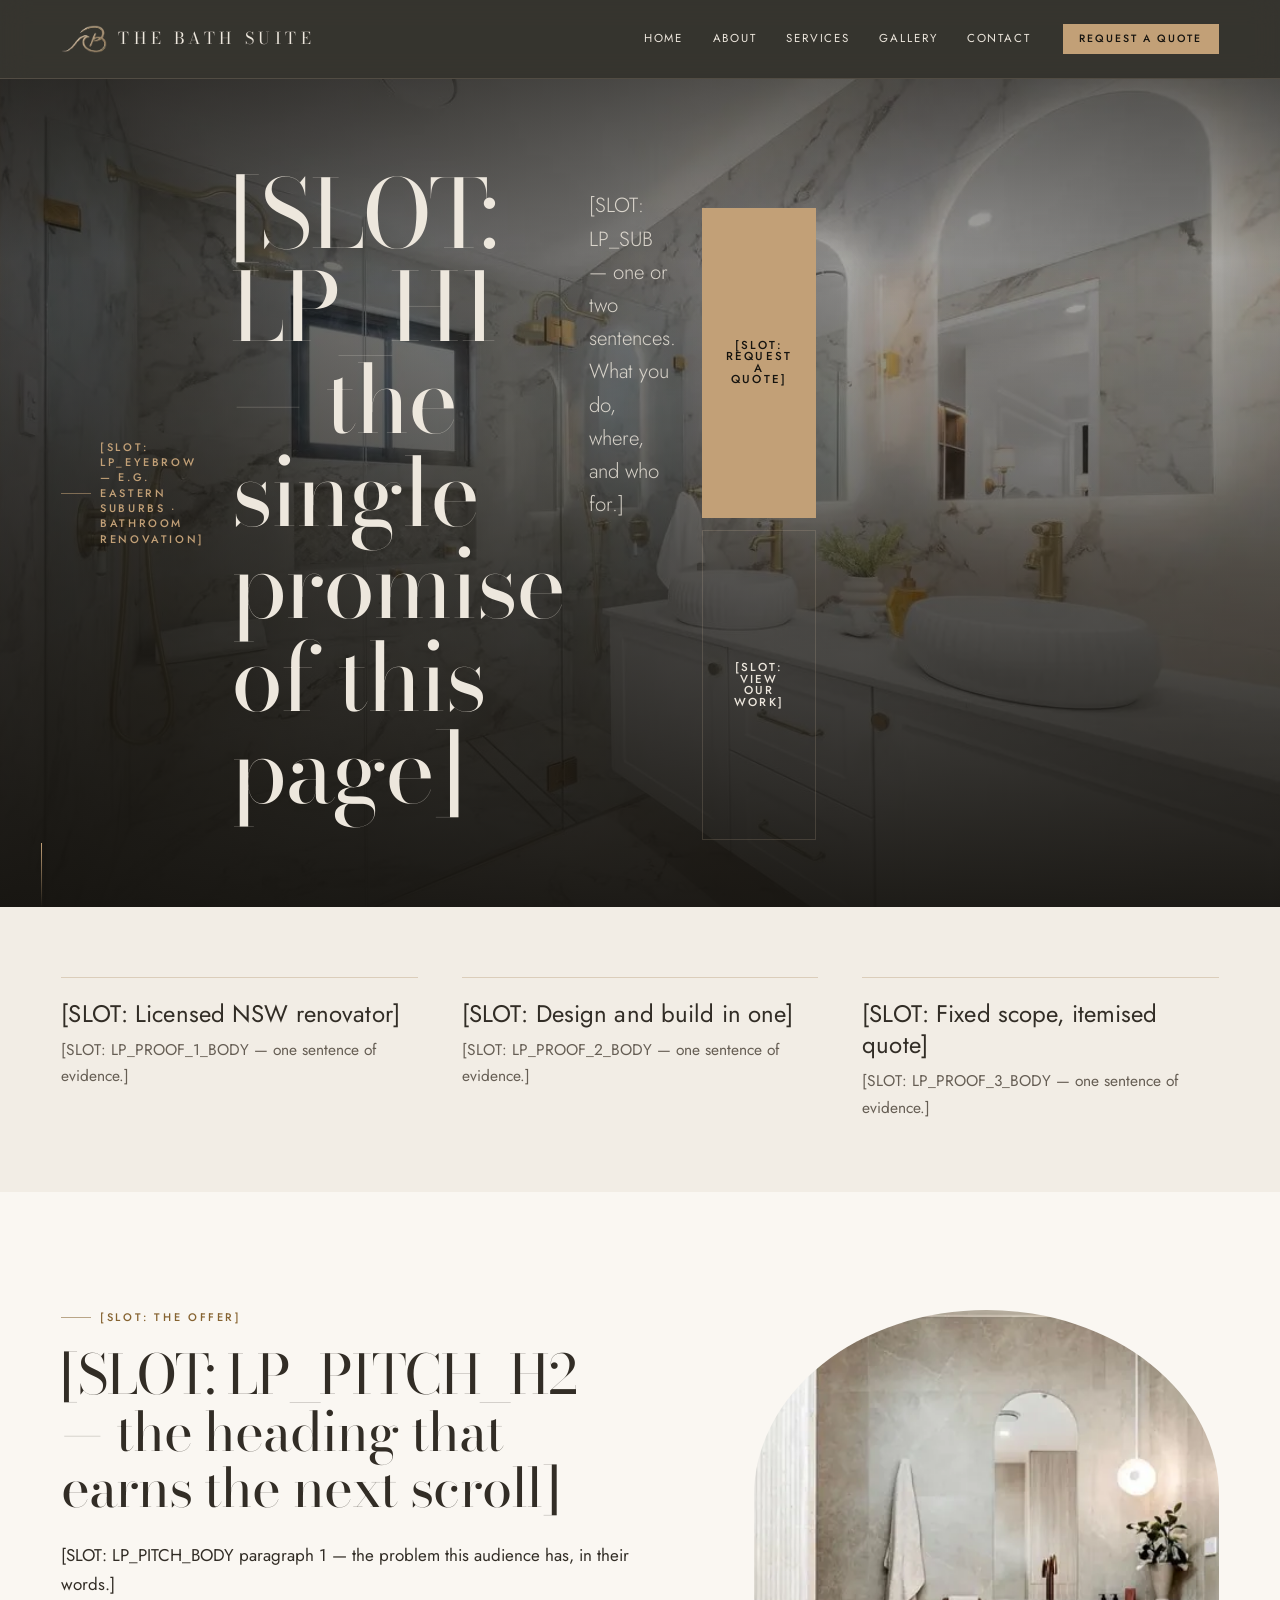
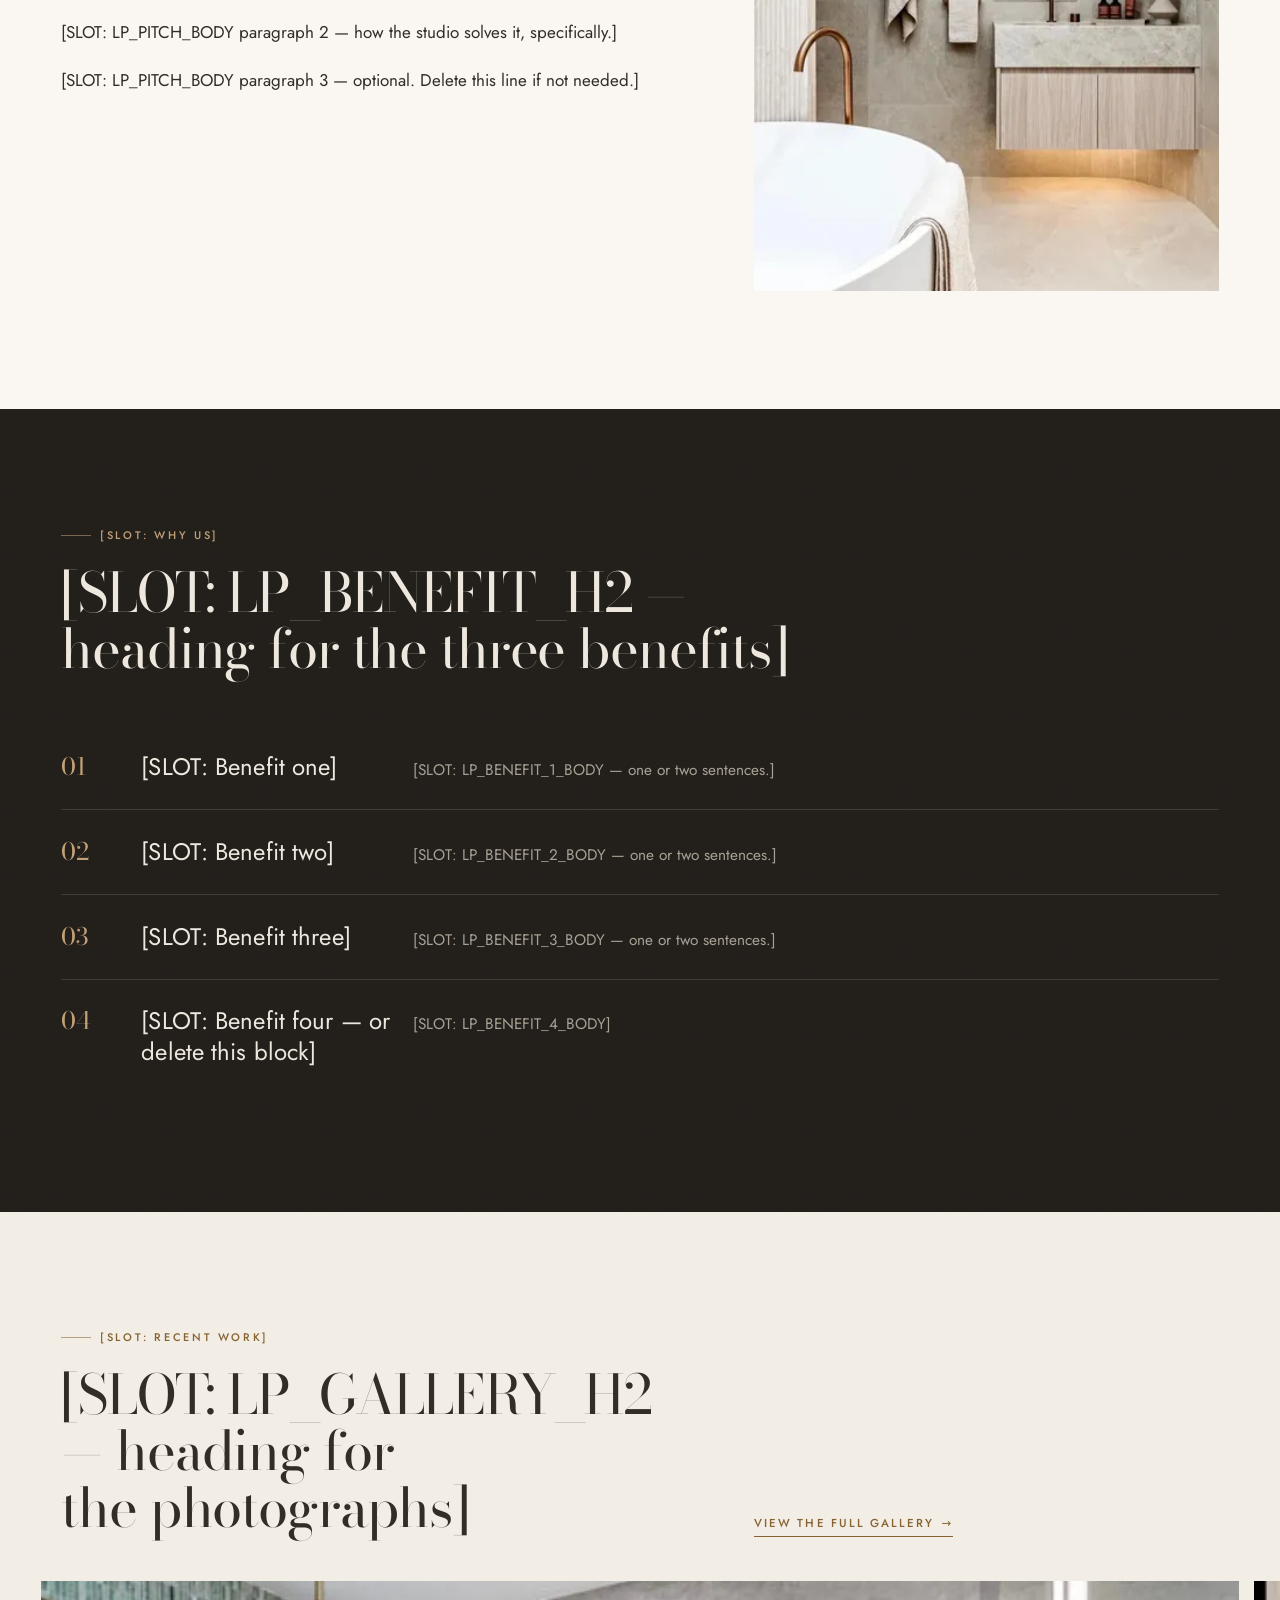
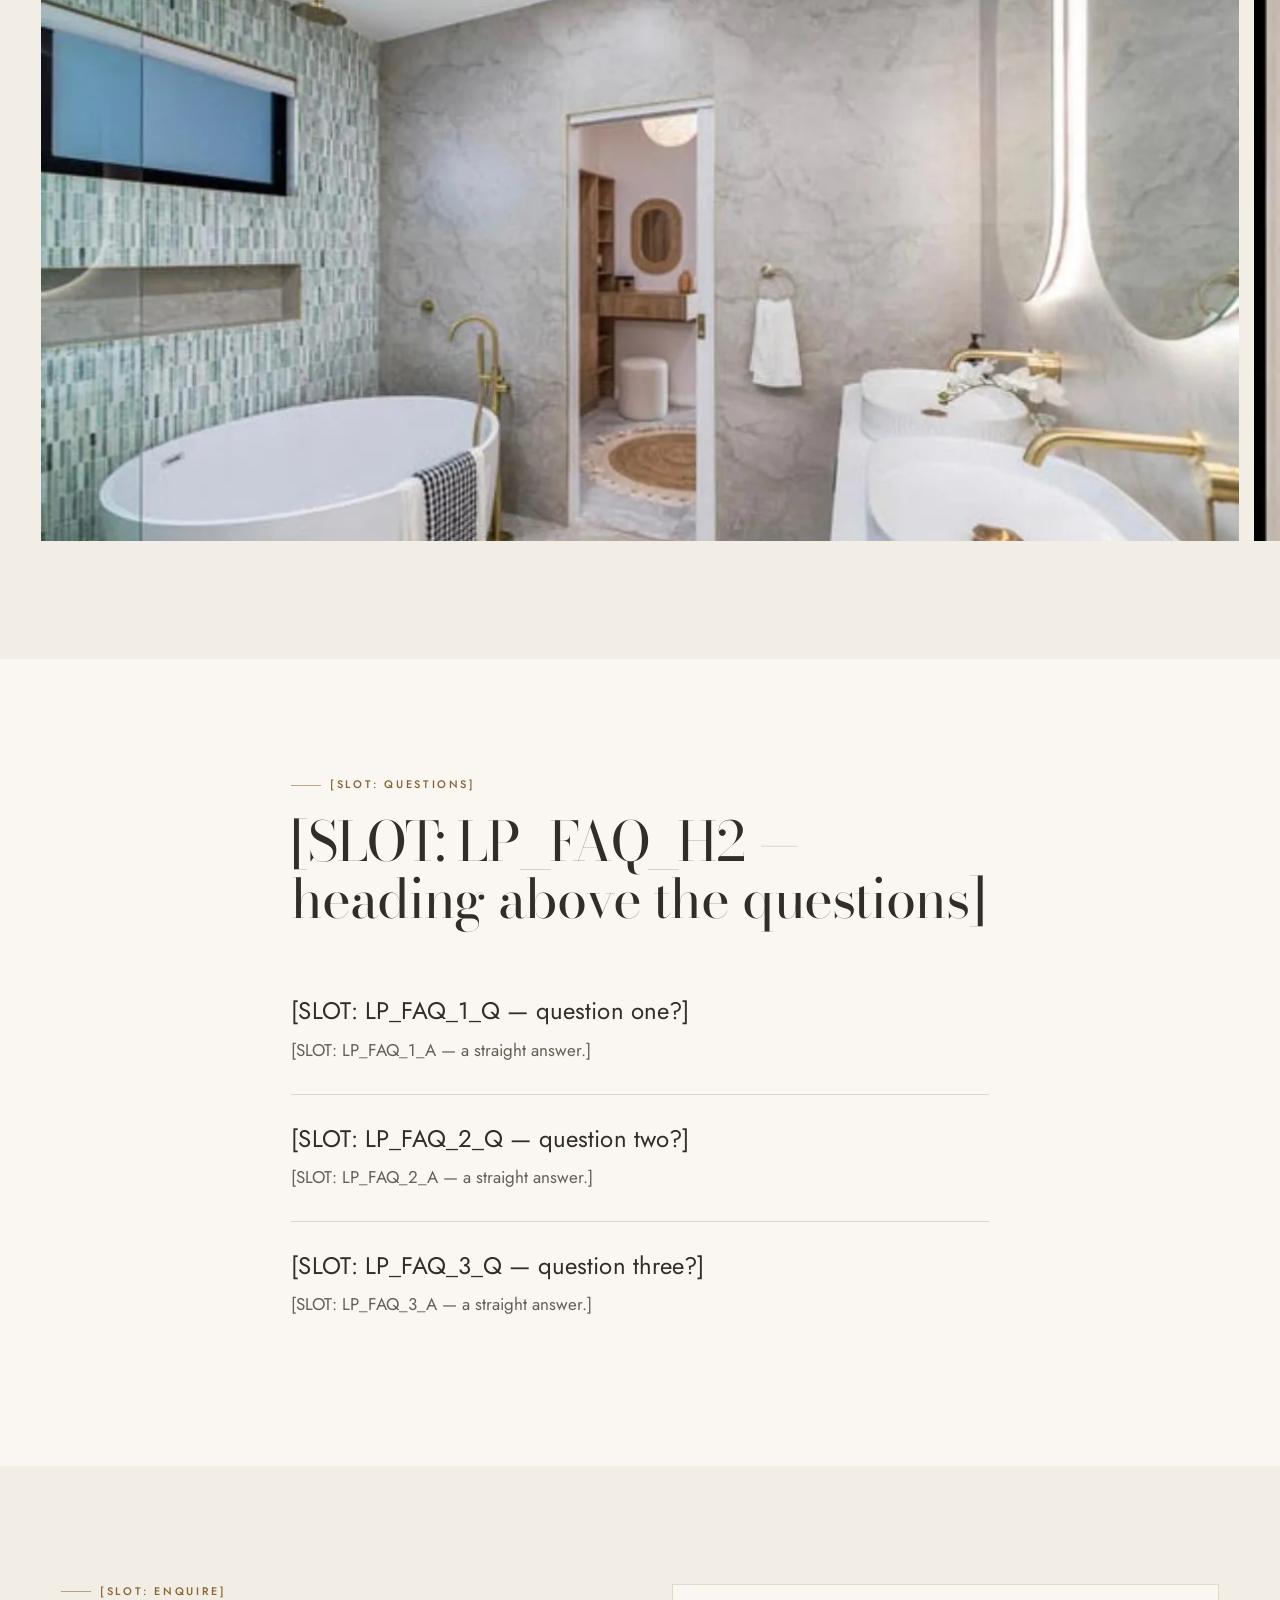
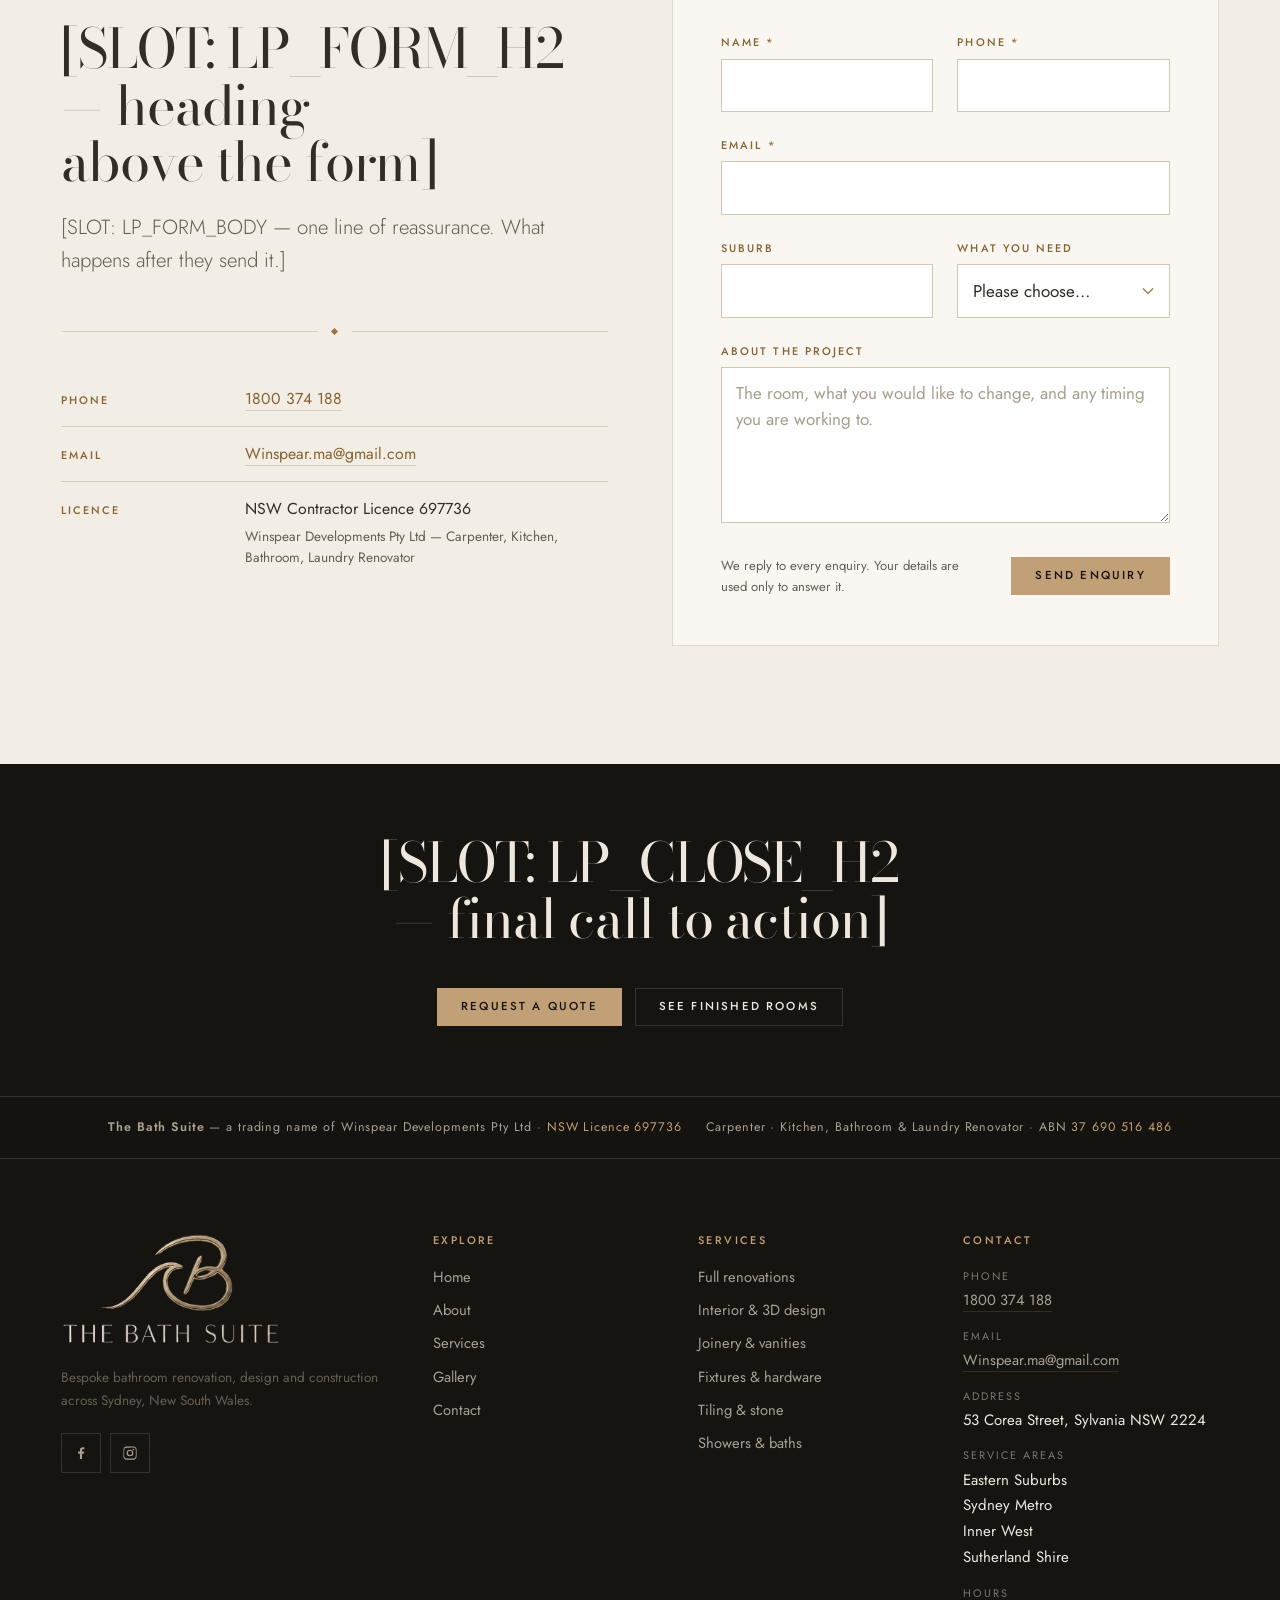
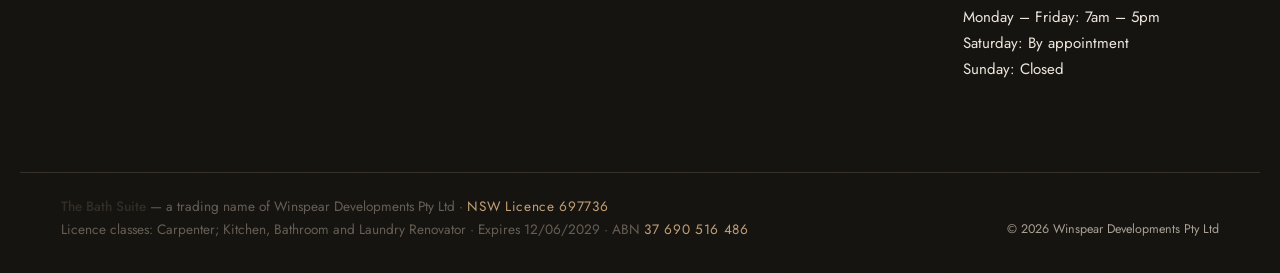
<file: landing-template.html>
<!DOCTYPE html>
<html lang="en-AU">
<!--
================================================================================
  LANDING PAGE TEMPLATE — The Bath Suite
================================================================================

  WHAT THIS IS
  A single-purpose page for one campaign, suburb, service or offer. Every piece
  of copy is a numbered slot, so a new landing page never inherits another
  page's text.

  HOW TO MAKE A NEW LANDING PAGE
  1. Copy this file and rename it for the focus, using words people search:
       landing-template.html  ->  bathroom-renovation-eastern-suburbs.html
                              ->  ensuite-renovation-quote.html
  2. Work down the slot list below. Search the file for each slot name
     (e.g. LP_H1) — every one appears as data-slot="LP_H1" on the element that
     holds it, and as an HTML comment directly above it.
  3. Replace every [SLOT: ...] placeholder. Anything still in square brackets
     is unfinished — search the finished file for "[SLOT" to check.
  4. Set LP_FORM_TAG (below, in the form) to the page name. It travels with the
     enquiry email so you know which page produced the lead.
  5. Add the page to sitemap.xml.
  6. Delete any section you do not want — each is marked OPTIONAL SECTION.

  THE SLOTS
    LP_TITLE .......... browser tab + Google result title (~60 chars)
    LP_META ........... Google result description (~155 chars)
    LP_CANONICAL ...... this page's own full URL
    LP_OG_IMAGE ....... full URL of the sharing image
    LP_EYEBROW ........ small caps line above the headline
    LP_H1 ............. the one promise this page makes
    LP_SUB ............ 1–2 sentences supporting the headline
    LP_CTA_PRIMARY .... main button text
    LP_CTA_SECONDARY .. second button text
    LP_HERO_IMG ....... hero photograph + its alt text
    LP_PROOF_1..3 ..... three short credibility lines under the hero
    LP_PITCH_EYEBROW    section label for the pitch
    LP_PITCH_H2 ....... the pitch heading
    LP_PITCH_BODY ..... two or three paragraphs
    LP_PITCH_IMG ...... supporting photograph + alt text
    LP_BENEFIT_1..3 ... three benefits, each a heading + a sentence
    LP_GALLERY ........ four photographs (swap the file names)
    LP_FAQ_1..3 ....... three questions this audience actually asks
    LP_FORM_H2 ........ heading above the form
    LP_FORM_BODY ...... one line of reassurance above the form
    LP_FORM_TAG ....... campaign name sent with the enquiry
    LP_CLOSE_H2 ....... final call to action heading

  DO NOT EDIT the header, footer or licence strip — they are shared with the
  rest of the site and should stay identical everywhere.
================================================================================
-->
<head>
<meta charset="utf-8">
<meta name="viewport" content="width=device-width, initial-scale=1">
<!-- Google tag (gtag.js) -->
<script async src="https://www.googletagmanager.com/gtag/js?id=AW-18442373819"></script>
<script>
  window.dataLayer = window.dataLayer || [];
  function gtag(){dataLayer.push(arguments);}
  gtag('js', new Date());

  gtag('config', 'AW-18442373819');
</script>

<!-- LP_TITLE -->
<title>[SLOT: LP_TITLE — e.g. Bathroom Renovations in the Eastern Suburbs | The Bath Suite]</title>
<!-- LP_META -->
<meta name="description" content="[SLOT: LP_META — one sentence, around 155 characters, saying what is offered and where.]">
<!-- LP_CANONICAL -->
<link rel="canonical" href="https://thebathsuite.com/[SLOT: LP_CANONICAL — this file name].html">
<meta name="theme-color" content="#15130f">

<meta property="og:type" content="website">
<meta property="og:site_name" content="The Bath Suite">
<meta property="og:locale" content="en_AU">
<meta property="og:title" content="[SLOT: LP_TITLE]">
<meta property="og:description" content="[SLOT: LP_META]">
<meta property="og:url" content="https://thebathsuite.com/[SLOT: LP_CANONICAL].html">
<!-- LP_OG_IMAGE -->
<meta property="og:image" content="https://thebathsuite.com/assets/img/gallery/calacatta-marble-arched-mirrors-brass-tapware.webp">
<meta name="twitter:card" content="summary_large_image">

<link rel="icon" href="favicon.ico" sizes="32x32">
<link rel="icon" type="image/png" href="favicon-32.png" sizes="32x32">
<link rel="apple-touch-icon" href="apple-touch-icon.png">
<link rel="manifest" href="site.webmanifest">

<link rel="preload" href="assets/fonts/bodoni-var.woff2" as="font" type="font/woff2" crossorigin>
<link rel="preload" href="assets/fonts/jost-var.woff2" as="font" type="font/woff2" crossorigin>
<link rel="stylesheet" href="assets/css/site.css?v=20260916">
<script src="assets/js/config.js"></script>
</head>

<body>
<a class="skip" href="#main">Skip to content</a>

<!-- SHARED HEADER — do not edit.
     For a paid-traffic page you may delete the <ul class="nav__list"> and the
     nav panel links, leaving only the brand and the quote button, so there is
     nowhere to click away to. -->
<header class="site-head">
  <div class="shell head-inner">
    <a class="brand" href="index.html" aria-label="The Bath Suite — home">
      <img class="brand__mark" src="assets/img/logo-mark.webp" alt="" width="240" height="141" fetchpriority="high">
      <span class="brand__type">The Bath&nbsp;Suite</span>
    </a>
    <nav class="nav" aria-label="Primary">
      <ul class="nav__list">
        <li><a href="index.html">Home</a></li>
        <li><a href="about.html">About</a></li>
        <li><a href="services.html">Services</a></li>
        <li><a href="gallery.html">Gallery</a></li>
        <li><a href="contact.html">Contact</a></li>
      </ul>
      <a class="btn btn--brass btn--sm" href="#enquire">Request a quote</a>
    </nav>
    <button class="burger" id="burger" aria-expanded="false" aria-controls="navPanel">
      <span></span><span></span><span></span>
      <span class="visually-hidden">Menu</span>
    </button>
  </div>
</header>

<div class="nav-panel" id="navPanel">
  <a href="index.html">Home</a>
  <a href="about.html">About</a>
  <a href="services.html">Services</a>
  <a href="gallery.html">Gallery</a>
  <a href="contact.html">Contact</a>
  <a class="btn btn--brass" href="#enquire">Request a quote</a>
  <p class="nav-panel__meta">Sydney, NSW<br>NSW Licence 697736</p>
</div>

<main id="main">

  <!-- ============================================================ HERO -->
  <section class="hero">
    <!-- LP_HERO_IMG — swap the file name and the alt text -->
    <img class="hero__img" data-slot="LP_HERO_IMG"
         src="assets/img/gallery/calacatta-marble-arched-mirrors-brass-tapware.webp"
         alt="[SLOT: LP_HERO_IMG alt — describe the room plainly, for screen readers and image search]"
         width="1206" height="770" fetchpriority="high" decoding="async">
    <div class="shell hero__inner">
      <!-- LP_EYEBROW -->
      <p class="eyebrow" data-slot="LP_EYEBROW">[SLOT: LP_EYEBROW — e.g. Eastern Suburbs &middot; Bathroom renovation]</p>
      <!-- LP_H1 -->
      <h1 class="hero__title" data-slot="LP_H1">[SLOT: LP_H1 — the single promise of this page]</h1>
      <!-- LP_SUB -->
      <p class="lead" data-slot="LP_SUB">[SLOT: LP_SUB — one or two sentences. What you do, where, and who for.]</p>
      <div class="btn-row">
        <!-- LP_CTA_PRIMARY / LP_CTA_SECONDARY -->
        <a class="btn btn--brass" href="#enquire" data-slot="LP_CTA_PRIMARY">[SLOT: Request a quote]</a>
        <a class="btn btn--ghost" href="gallery.html" data-slot="LP_CTA_SECONDARY">[SLOT: View our work]</a>
      </div>
    </div>
    <span class="hero__seam" aria-hidden="true"></span>
  </section>

  <!-- ====================================================== PROOF ROW -->
  <section class="section section--tight">
    <div class="shell">
      <div class="pillars">
        <!-- LP_PROOF_1..3 — keep these short. Facts, not adjectives. -->
        <div class="pillar reveal">
          <h3 class="h3" data-slot="LP_PROOF_1_TITLE">[SLOT: Licensed NSW renovator]</h3>
          <p data-slot="LP_PROOF_1_BODY">[SLOT: LP_PROOF_1_BODY — one sentence of evidence.]</p>
        </div>
        <div class="pillar reveal">
          <h3 class="h3" data-slot="LP_PROOF_2_TITLE">[SLOT: Design and build in one]</h3>
          <p data-slot="LP_PROOF_2_BODY">[SLOT: LP_PROOF_2_BODY — one sentence of evidence.]</p>
        </div>
        <div class="pillar reveal">
          <h3 class="h3" data-slot="LP_PROOF_3_TITLE">[SLOT: Fixed scope, itemised quote]</h3>
          <p data-slot="LP_PROOF_3_BODY">[SLOT: LP_PROOF_3_BODY — one sentence of evidence.]</p>
        </div>
      </div>
    </div>
  </section>

  <!-- =========================================================== PITCH -->
  <section class="section on-paper">
    <div class="shell">
      <div class="split split--wide-left split--top">
        <div class="reveal">
          <!-- LP_PITCH_EYEBROW / LP_PITCH_H2 / LP_PITCH_BODY -->
          <p class="eyebrow" data-slot="LP_PITCH_EYEBROW">[SLOT: The offer]</p>
          <h2 data-slot="LP_PITCH_H2">[SLOT: LP_PITCH_H2 — the heading that earns the next scroll]</h2>
          <div class="prose" data-slot="LP_PITCH_BODY" style="margin-top: 1.5rem">
            <p>[SLOT: LP_PITCH_BODY paragraph 1 — the problem this audience has, in their words.]</p>
            <p>[SLOT: LP_PITCH_BODY paragraph 2 — how the studio solves it, specifically.]</p>
            <p>[SLOT: LP_PITCH_BODY paragraph 3 — optional. Delete this line if not needed.]</p>
          </div>
        </div>
        <div class="reveal">
          <!-- LP_PITCH_IMG -->
          <figure class="figure zoom arch">
            <img class="media-tall" data-slot="LP_PITCH_IMG"
                 src="assets/img/gallery/warm-neutral-ensuite-fluted-tile-arch-mirror-760.webp"
                 srcset="assets/img/gallery/warm-neutral-ensuite-fluted-tile-arch-mirror-760.webp 760w,
                         assets/img/gallery/warm-neutral-ensuite-fluted-tile-arch-mirror.webp 1206w"
                 sizes="(min-width: 900px) 40vw, 92vw"
                 width="1206" height="792" loading="lazy" decoding="async"
                 alt="[SLOT: LP_PITCH_IMG alt — describe the room plainly]">
          </figure>
        </div>
      </div>
    </div>
  </section>

  <!-- ======================================================= BENEFITS -->
  <section class="section on-dark">
    <div class="shell">
      <div class="reveal" style="margin-bottom: clamp(2rem, 1rem + 3vw, 3rem)">
        <p class="eyebrow" data-slot="LP_BENEFIT_EYEBROW">[SLOT: Why us]</p>
        <h2 data-slot="LP_BENEFIT_H2">[SLOT: LP_BENEFIT_H2 — heading for the three benefits]</h2>
      </div>
      <div class="steps">
        <!-- LP_BENEFIT_1..3 -->
        <div class="step reveal">
          <span class="step__num">01</span>
          <h3 class="h3" data-slot="LP_BENEFIT_1_TITLE">[SLOT: Benefit one]</h3>
          <p data-slot="LP_BENEFIT_1_BODY">[SLOT: LP_BENEFIT_1_BODY — one or two sentences.]</p>
        </div>
        <div class="step reveal">
          <span class="step__num">02</span>
          <h3 class="h3" data-slot="LP_BENEFIT_2_TITLE">[SLOT: Benefit two]</h3>
          <p data-slot="LP_BENEFIT_2_BODY">[SLOT: LP_BENEFIT_2_BODY — one or two sentences.]</p>
        </div>
        <div class="step reveal">
          <span class="step__num">03</span>
          <h3 class="h3" data-slot="LP_BENEFIT_3_TITLE">[SLOT: Benefit three]</h3>
          <p data-slot="LP_BENEFIT_3_BODY">[SLOT: LP_BENEFIT_3_BODY — one or two sentences.]</p>
        </div>
        <div class="step reveal">
          <span class="step__num">04</span>
          <h3 class="h3" data-slot="LP_BENEFIT_4_TITLE">[SLOT: Benefit four — or delete this block]</h3>
          <p data-slot="LP_BENEFIT_4_BODY">[SLOT: LP_BENEFIT_4_BODY]</p>
        </div>
      </div>
    </div>
  </section>

  <!-- ============================== OPTIONAL SECTION — GALLERY STRIP -->
  <!-- LP_GALLERY — four photographs. Swap the file names for whichever rooms
       suit this page's audience. Keep the -760 and full-size pair in sync. -->
  <section class="section">
    <div class="shell">
      <div class="split split--wide-left" style="align-items: end; margin-bottom: clamp(1.75rem, 1rem + 2.5vw, 2.75rem)">
        <div class="reveal">
          <p class="eyebrow" data-slot="LP_GALLERY_EYEBROW">[SLOT: Recent work]</p>
          <h2 data-slot="LP_GALLERY_H2">[SLOT: LP_GALLERY_H2 — heading for the photographs]</h2>
        </div>
        <div class="reveal" style="justify-self: start">
          <a class="ulink" href="gallery.html">View the full gallery <span class="arw" aria-hidden="true">&rarr;</span></a>
        </div>
      </div>

      <div class="rail bleed reveal" data-slot="LP_GALLERY">
        <a class="shot zoom" href="gallery.html">
          <img src="assets/img/gallery/green-mosaic-freestanding-tub-brushed-brass-760.webp"
               srcset="assets/img/gallery/green-mosaic-freestanding-tub-brushed-brass-760.webp 760w,
                       assets/img/gallery/green-mosaic-freestanding-tub-brushed-brass.webp 1206w"
               sizes="(min-width: 900px) 62vw, 76vw" width="1206" height="815"
               loading="lazy" decoding="async"
               alt="Freestanding bath against a green mosaic feature wall with brushed brass tapware.">
        </a>
        <a class="shot zoom" href="gallery.html">
          <img src="assets/img/gallery/cream-kitkat-shower-stone-shelving-brass-760.webp"
               srcset="assets/img/gallery/cream-kitkat-shower-stone-shelving-brass-760.webp 760w,
                       assets/img/gallery/cream-kitkat-shower-stone-shelving-brass.webp 1186w"
               sizes="(min-width: 900px) 31vw, 76vw" width="1186" height="1400"
               loading="lazy" decoding="async"
               alt="Walk-in shower lined in cream kit-kat tile with stone shelving and brass tapware.">
        </a>
        <a class="shot zoom" href="gallery.html">
          <img src="assets/img/gallery/stone-ensuite-fluted-basin-arch-mirror-760.webp"
               srcset="assets/img/gallery/stone-ensuite-fluted-basin-arch-mirror-760.webp 760w,
                       assets/img/gallery/stone-ensuite-fluted-basin-arch-mirror.webp 1206w"
               sizes="(min-width: 900px) 31vw, 76vw" width="1206" height="804"
               loading="lazy" decoding="async"
               alt="Compact ensuite with a fluted basin, arched backlit mirror and freestanding bath.">
        </a>
        <a class="shot zoom" href="gallery.html">
          <img src="assets/img/gallery/travertine-ensuite-checkerboard-shower-stone-vanity-760.webp"
               srcset="assets/img/gallery/travertine-ensuite-checkerboard-shower-stone-vanity-760.webp 760w,
                       assets/img/gallery/travertine-ensuite-checkerboard-shower-stone-vanity.webp 1196w"
               sizes="(min-width: 900px) 31vw, 76vw" width="1196" height="1400"
               loading="lazy" decoding="async"
               alt="Travertine ensuite with a checkerboard tiled shower and floating stone vanity.">
        </a>
      </div>
    </div>
  </section>

  <!-- ======================================= OPTIONAL SECTION — FAQ -->
  <section class="section on-paper">
    <div class="shell shell--narrow">
      <div class="reveal" style="margin-bottom: clamp(1.5rem, 1rem + 2vw, 2.5rem)">
        <p class="eyebrow" data-slot="LP_FAQ_EYEBROW">[SLOT: Questions]</p>
        <h2 data-slot="LP_FAQ_H2">[SLOT: LP_FAQ_H2 — heading above the questions]</h2>
      </div>
      <div class="reveal">
        <!-- LP_FAQ_1..3 — use the questions this audience actually asks. -->
        <div class="entry" style="padding-block: 1.75rem">
          <h3 class="h3" data-slot="LP_FAQ_1_Q">[SLOT: LP_FAQ_1_Q — question one?]</h3>
          <p data-slot="LP_FAQ_1_A" style="margin-top: .6rem; color: var(--text-soft)">[SLOT: LP_FAQ_1_A — a straight answer.]</p>
        </div>
        <div class="entry" style="padding-block: 1.75rem">
          <h3 class="h3" data-slot="LP_FAQ_2_Q">[SLOT: LP_FAQ_2_Q — question two?]</h3>
          <p data-slot="LP_FAQ_2_A" style="margin-top: .6rem; color: var(--text-soft)">[SLOT: LP_FAQ_2_A — a straight answer.]</p>
        </div>
        <div class="entry" style="padding-block: 1.75rem">
          <h3 class="h3" data-slot="LP_FAQ_3_Q">[SLOT: LP_FAQ_3_Q — question three?]</h3>
          <p data-slot="LP_FAQ_3_A" style="margin-top: .6rem; color: var(--text-soft)">[SLOT: LP_FAQ_3_A — a straight answer.]</p>
        </div>
      </div>
    </div>
  </section>

  <!-- ========================================================= ENQUIRY -->
  <section class="section" id="enquire">
    <div class="shell">
      <div class="split split--top">
        <div class="reveal">
          <!-- LP_FORM_H2 / LP_FORM_BODY -->
          <p class="eyebrow" data-slot="LP_FORM_EYEBROW">[SLOT: Enquire]</p>
          <h2 data-slot="LP_FORM_H2">[SLOT: LP_FORM_H2 — heading above the form]</h2>
          <p class="lead" data-slot="LP_FORM_BODY" style="margin-top: 1.25rem">[SLOT: LP_FORM_BODY — one line of reassurance. What happens after they send it.]</p>

          <div class="rule" aria-hidden="true"><span></span></div>

          <dl class="creds" style="padding: 0; background: none; border: 0">
            <div class="creds__row" data-optional>
              <dt>Phone</dt>
              <dd data-contact="phone"><a class="inline-link" href="tel:1800374188">1800 374 188</a></dd>
            </div>
            <div class="creds__row" data-optional>
              <dt>Email</dt>
              <dd data-contact="email"><a class="inline-link" href="mailto:Winspear.ma@gmail.com">Winspear.ma@gmail.com</a></dd>
            </div>
            <div class="creds__row">
              <dt>Licence</dt>
              <dd>NSW Contractor Licence 697736<small>Winspear Developments Pty Ltd — Carpenter, Kitchen, Bathroom, Laundry Renovator</small></dd>
            </div>
          </dl>
        </div>

        <div class="reveal">
          <div class="form-card">
            <form data-enquiry action="https://formsubmit.co/Winspear.ma@gmail.com" method="POST">
              <input type="hidden" name="_subject" value="New enquiry — The Bath Suite landing page">
              <input type="hidden" name="_captcha" value="false">
              <input type="hidden" name="_next" value="https://thebathsuite.com/thanks.html">
              <input type="hidden" name="_template" value="table">
              <!-- LP_FORM_TAG — set this to the page name so you can tell which
                   landing page the enquiry came from. -->
              <input type="hidden" name="_page" value="[SLOT: LP_FORM_TAG — e.g. Eastern Suburbs landing page]">
              <div class="hp" aria-hidden="true">
                <label for="hp-lp">Leave this field empty</label>
                <input id="hp-lp" type="text" name="_honey" tabindex="-1" autocomplete="off">
              </div>

              <div class="field-grid field-grid--2">
                <div class="field">
                  <label for="l-name">Name <span class="req">*</span></label>
                  <input id="l-name" name="name" type="text" autocomplete="name" required>
                </div>
                <div class="field">
                  <label for="l-phone">Phone <span class="req">*</span></label>
                  <input id="l-phone" name="phone" type="tel" autocomplete="tel" inputmode="tel" required>
                </div>
                <div class="field field-full">
                  <label for="l-email">Email <span class="req">*</span></label>
                  <input id="l-email" name="email" type="email" autocomplete="email" required>
                </div>
                <div class="field">
                  <label for="l-suburb">Suburb</label>
                  <input id="l-suburb" name="suburb" type="text" autocomplete="address-level2">
                </div>
                <div class="field">
                  <label for="l-scope">What you need</label>
                  <select id="l-scope" name="scope">
                    <option value="">Please choose…</option>
                    <option>Full bathroom renovation</option>
                    <option>Ensuite renovation</option>
                    <option>Design and 3D renders only</option>
                    <option>Joinery or vanity</option>
                    <option>Tiling or stone work</option>
                    <option>Shower or bath installation</option>
                    <option>Something else</option>
                  </select>
                </div>
                <div class="field field-full">
                  <label for="l-msg">About the project</label>
                  <textarea id="l-msg" name="message" rows="5" placeholder="The room, what you would like to change, and any timing you are working to."></textarea>
                </div>
              </div>

              <div class="form-foot">
                <p class="form-note">We reply to every enquiry. Your details are used only to
                  answer it.</p>
                <button class="btn btn--brass" type="submit">Send enquiry</button>
              </div>
              <p class="form-msg" data-form-msg role="status" aria-live="polite"></p>
            </form>

            <div class="form-sent center" data-form-sent>
              <h3 class="h3">Thank you — that has been sent.</h3>
              <p class="lead" style="margin-top:.6rem">We have your enquiry and will be in touch
                shortly.</p>
            </div>
          </div>
        </div>
      </div>
    </div>
  </section>

  <!-- =========================================================== CLOSE -->
  <section class="section on-dark on-dark--deep section--tight">
    <div class="shell center">
      <div class="reveal measure-center" style="max-width: 42rem">
        <!-- LP_CLOSE_H2 -->
        <h2 data-slot="LP_CLOSE_H2">[SLOT: LP_CLOSE_H2 — final call to action]</h2>
        <div class="btn-row">
          <a class="btn btn--brass" href="#enquire">Request a quote</a>
          <a class="btn btn--ghost" href="gallery.html">See finished rooms</a>
        </div>
      </div>
    </div>
  </section>

  <aside class="licence-strip">
    <div class="shell">
      <p><strong>The Bath Suite</strong> — a trading name of Winspear Developments Pty&nbsp;Ltd
        &middot; <span class="mono">NSW Licence 697736</span></p>
      <p>Carpenter &middot; Kitchen, Bathroom &amp; Laundry Renovator &middot; ABN
        <span class="mono">37 690 516 486</span></p>
    </div>
  </aside>
</main>

<!-- SHARED FOOTER — do not edit -->
<footer class="site-foot">
  <div class="shell foot-main">
    <div>
      <img class="foot-lockup" src="assets/img/logo-lockup.webp"
           alt="The Bath Suite" width="620" height="322" loading="lazy" decoding="async">
      <p class="entity-line">Bespoke bathroom renovation, design and construction across Sydney,
        New South Wales.</p>
      <div class="socials">
        <a href="https://www.facebook.com/profile.php?id=61593189610822" target="_blank" rel="noopener noreferrer" aria-label="The Bath Suite on Facebook">
          <svg viewBox="0 0 24 24" aria-hidden="true"><path d="M13.5 21v-8h2.7l.4-3.1h-3.1V7.9c0-.9.25-1.5 1.55-1.5H17V3.6c-.3-.04-1.3-.13-2.46-.13-2.43 0-4.1 1.48-4.1 4.21V9.9H7.7V13h2.74v8z"/></svg>
        </a>
        <a href="https://www.instagram.com/the.bathsuite" target="_blank" rel="noopener noreferrer" aria-label="The Bath Suite on Instagram">
          <svg viewBox="0 0 24 24" aria-hidden="true"><path d="M12 2.2c3.2 0 3.6 0 4.9.07 1.2.05 1.8.25 2.2.42.6.23 1 .5 1.4.94.44.44.71.84.94 1.4.17.44.37 1.05.42 2.2.06 1.3.07 1.7.07 4.9s0 3.6-.07 4.9c-.05 1.2-.25 1.8-.42 2.2a3.9 3.9 0 0 1-.94 1.4c-.44.44-.84.71-1.4.94-.44.17-1.05.37-2.2.42-1.3.06-1.7.07-4.9.07s-3.6 0-4.9-.07c-1.2-.05-1.8-.25-2.2-.42a3.9 3.9 0 0 1-1.4-.94 3.9 3.9 0 0 1-.94-1.4c-.17-.44-.37-1.05-.42-2.2C2.2 15.6 2.2 15.2 2.2 12s0-3.6.07-4.9c.05-1.2.25-1.8.42-2.2.23-.6.5-1 .94-1.4.44-.44.84-.71 1.4-.94.44-.17 1.05-.37 2.2-.42C8.4 2.2 8.8 2.2 12 2.2zm0 1.8c-3.1 0-3.5 0-4.8.07-1 .05-1.5.2-1.9.35-.4.15-.7.34-1 .64-.3.3-.5.6-.64 1-.15.4-.3.9-.35 1.9C3.24 9.1 3.2 9.5 3.2 12s.04 2.9.11 4.2c.05 1 .2 1.5.35 1.9.15.4.34.7.64 1 .3.3.6.5 1 .64.4.15.9.3 1.9.35 1.3.07 1.7.07 4.8.07s3.5 0 4.8-.07c1-.05 1.5-.2 1.9-.35.4-.15.7-.34 1-.64.3-.3.5-.6.64-1 .15-.4.3-.9.35-1.9.07-1.3.07-1.7.07-4.2s0-2.9-.07-4.2c-.05-1-.2-1.5-.35-1.9a2.7 2.7 0 0 0-.64-1c-.3-.3-.6-.5-1-.64-.4-.15-.9-.3-1.9-.35C15.5 4 15.1 4 12 4z"/><path d="M12 7a5 5 0 1 0 0 10 5 5 0 0 0 0-10zm0 8.2a3.2 3.2 0 1 1 0-6.4 3.2 3.2 0 0 1 0 6.4z"/><circle cx="17.3" cy="6.7" r="1.15"/></svg>
        </a>
      </div>
    </div>

    <nav class="foot-col" aria-label="Pages">
      <h4>Explore</h4>
      <ul>
        <li><a href="index.html">Home</a></li>
        <li><a href="about.html">About</a></li>
        <li><a href="services.html">Services</a></li>
        <li><a href="gallery.html">Gallery</a></li>
        <li><a href="contact.html">Contact</a></li>
      </ul>
    </nav>

    <nav class="foot-col" aria-label="Services">
      <h4>Services</h4>
      <ul>
        <li><a href="services.html#renovations">Full renovations</a></li>
        <li><a href="services.html#design">Interior &amp; 3D design</a></li>
        <li><a href="services.html#joinery">Joinery &amp; vanities</a></li>
        <li><a href="services.html#fixtures">Fixtures &amp; hardware</a></li>
        <li><a href="services.html#tiling">Tiling &amp; stone</a></li>
        <li><a href="services.html#showers">Showers &amp; baths</a></li>
      </ul>
    </nav>

    <div class="foot-col">
      <h4>Contact</h4>
      <dl class="foot-contact">
        <div data-optional>
          <dt>Phone</dt>
          <dd data-contact="phone"><a class="inline-link" href="tel:1800374188">1800 374 188</a></dd>
        </div>
        <div data-optional>
          <dt>Email</dt>
          <dd data-contact="email"><a class="inline-link" href="mailto:Winspear.ma@gmail.com">Winspear.ma@gmail.com</a></dd>
        </div>
        <div data-optional>
          <dt>Address</dt>
          <dd data-contact="address">53 Corea Street, Sylvania NSW 2224</dd>
        </div>
        <div data-optional>
          <dt>Service areas</dt>
          <dd data-contact="areas">Eastern Suburbs<br>Sydney Metro<br>Inner West<br>Sutherland Shire</dd>
        </div>
        <div data-optional>
          <dt>Hours</dt>
          <dd data-contact="hours">Monday – Friday: 7am – 5pm<br>Saturday: By appointment<br>Sunday: Closed</dd>
        </div>
      </dl>
    </div>
  </div>

  <div class="shell foot-legal">
    <div>
      <p class="entity-line"><strong>The Bath Suite</strong> — a trading name of Winspear
        Developments Pty&nbsp;Ltd &middot; <span class="mono">NSW Licence 697736</span></p>
      <p class="entity-line">Licence classes: Carpenter; Kitchen, Bathroom and Laundry Renovator
        &middot; Expires 12/06/2029 &middot; ABN <span class="mono">37 690 516 486</span></p>
    </div>
    <div class="foot-legal__end">
      <p>&copy; <span data-year>2026</span> Winspear Developments Pty Ltd</p>
    </div>
  </div>
</footer>

<!-- Sticky action bar, phones only. The Call button appears by itself once a
     phone number is set in config.js, and takes over as the primary action. -->
<div class="action-bar" id="actionBar">
  <a data-action="call" href="#" hidden>
    <svg viewBox="0 0 24 24" aria-hidden="true"><path d="M6.5 3h3l1.5 4-2 1.5a12 12 0 0 0 5.5 5.5L16 12l4 1.5v3a2 2 0 0 1-2 2A15 15 0 0 1 4.5 5a2 2 0 0 1 2-2z"/></svg>
    Call
  </a>
  <a class="is-primary" data-action="quote" href="#enquire">
    <svg viewBox="0 0 24 24" aria-hidden="true"><path d="M4 6h16v12H4zM4 7l8 6 8-6"/></svg>
    Request a quote
  </a>
  <a data-action="alt" href="gallery.html">
    <svg viewBox="0 0 24 24" aria-hidden="true"><path d="M3 5h18v14H3zM3 15l5-5 4 4 3-3 6 6"/></svg>
    Gallery
  </a>
</div>

<script src="assets/js/site.js?v=20260916" defer></script>
</body>
</html>
</file>
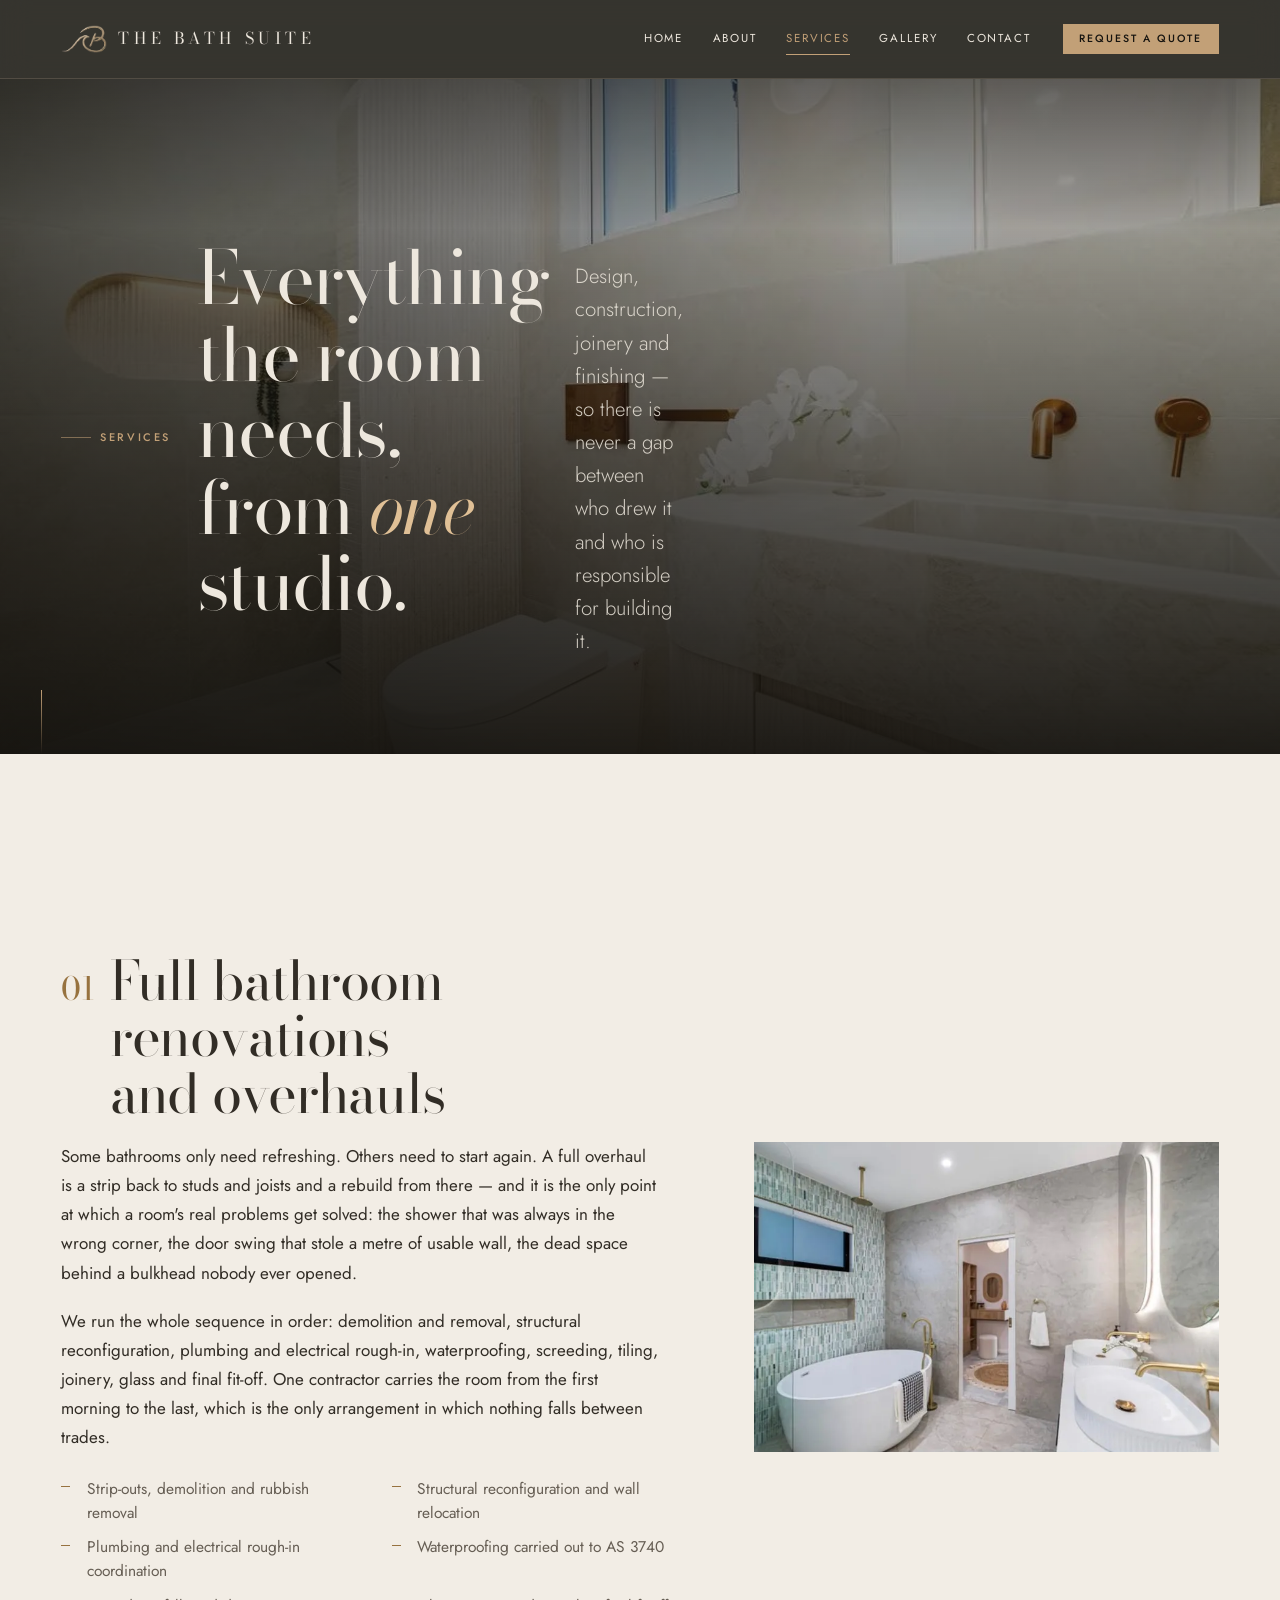
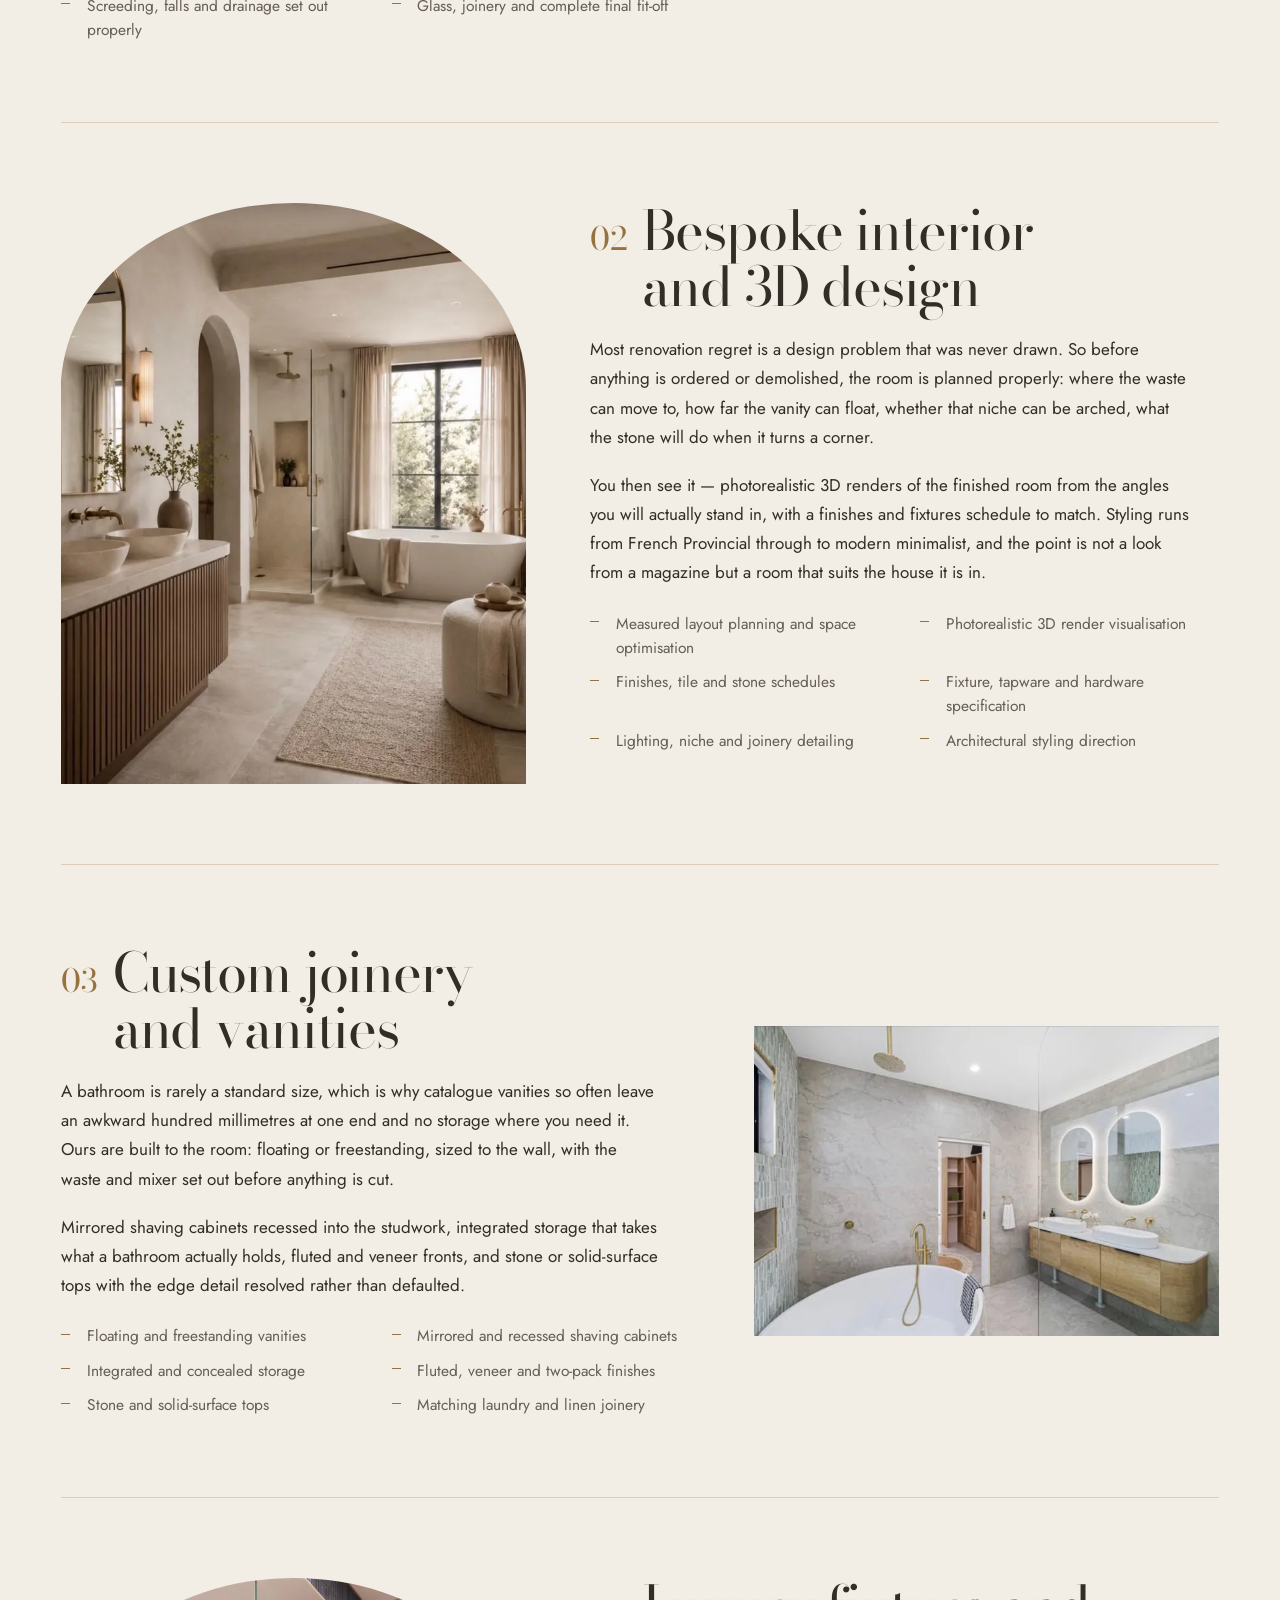
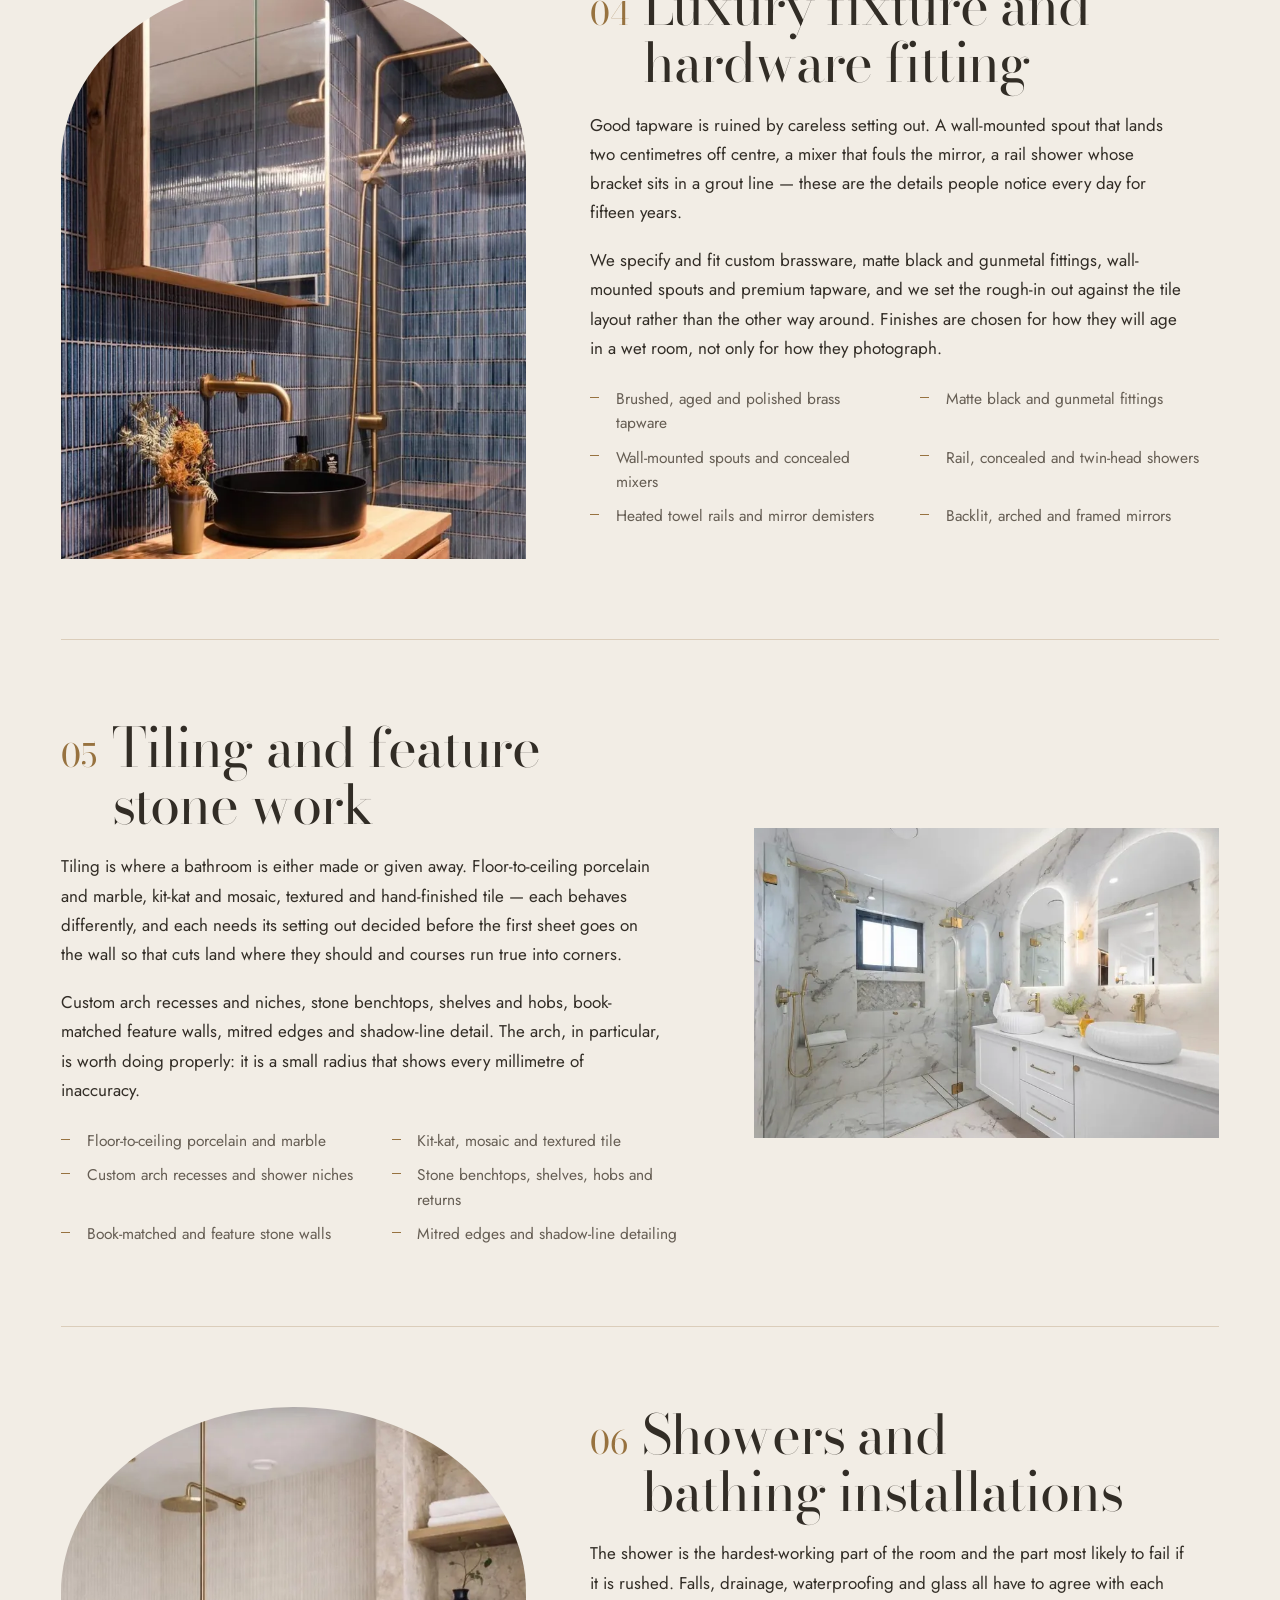
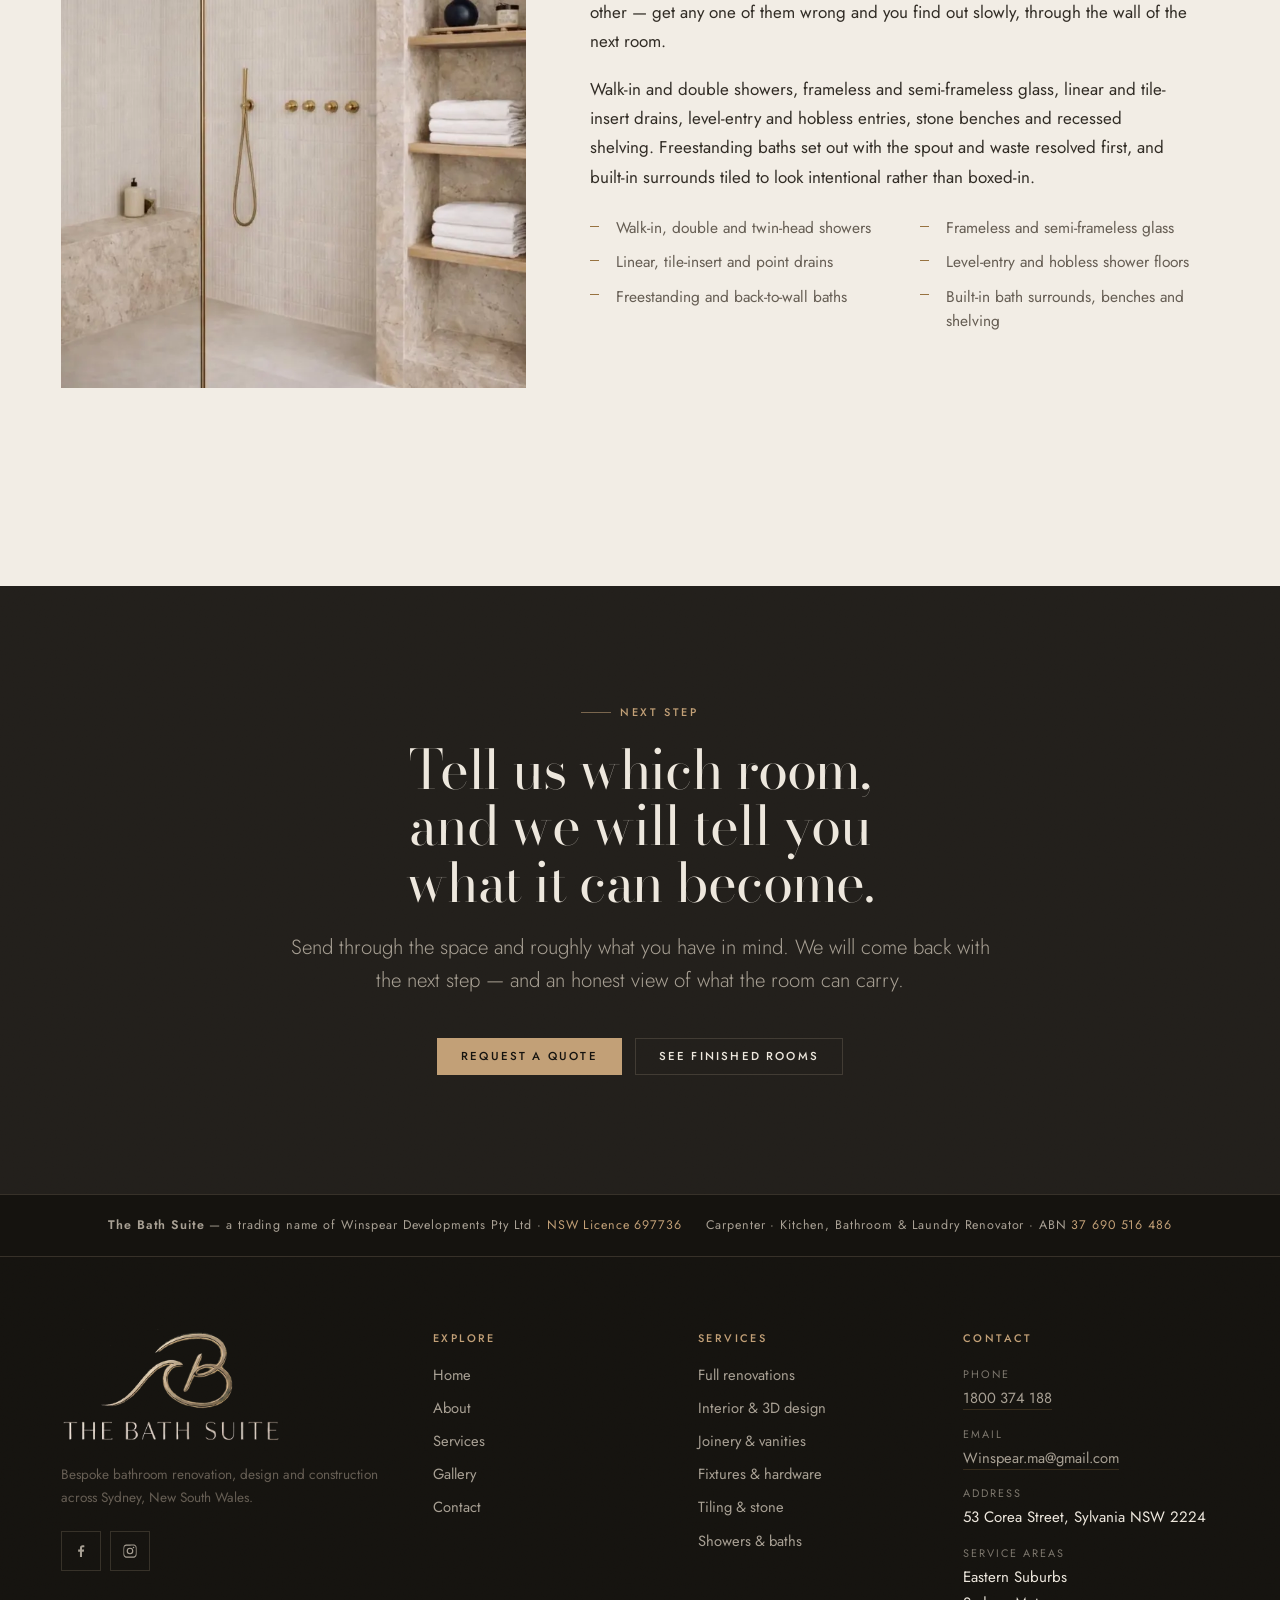
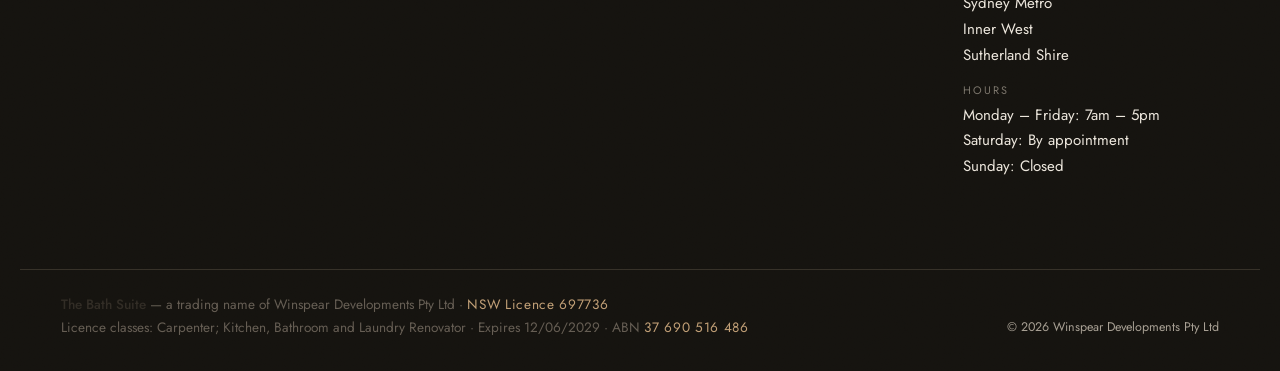
<file: services.html>
<!DOCTYPE html>
<html lang="en-AU">
<head>
<meta charset="utf-8">
<meta name="viewport" content="width=device-width, initial-scale=1">
<!-- Google tag (gtag.js) -->
<script async src="https://www.googletagmanager.com/gtag/js?id=AW-18442373819"></script>
<script>
  window.dataLayer = window.dataLayer || [];
  function gtag(){dataLayer.push(arguments);}
  gtag('js', new Date());

  gtag('config', 'AW-18442373819');
</script>
<title>Services | Bathroom Renovation, Design, Joinery &amp; Tiling — The Bath Suite</title>
<meta name="description" content="Full bathroom renovations, 3D design, custom joinery and vanities, luxury tapware, tiling and feature stone, showers and baths — across Sydney.">
<link rel="canonical" href="https://thebathsuite.com/services.html">
<meta name="theme-color" content="#15130f">

<meta property="og:type" content="website">
<meta property="og:site_name" content="The Bath Suite">
<meta property="og:locale" content="en_AU">
<meta property="og:title" content="Services | The Bath Suite, Sydney">
<meta property="og:description" content="Renovations, 3D design, joinery, tapware, tiling and stone, showers and baths — one licensed team, end to end.">
<meta property="og:url" content="https://thebathsuite.com/services.html">
<meta property="og:image" content="https://thebathsuite.com/assets/img/gallery/limestone-powder-room-fluted-column-arch-niche.webp">
<meta name="twitter:card" content="summary_large_image">

<link rel="icon" href="favicon.ico" sizes="32x32">
<link rel="icon" type="image/png" href="favicon-32.png" sizes="32x32">
<link rel="apple-touch-icon" href="apple-touch-icon.png">
<link rel="manifest" href="site.webmanifest">

<link rel="preload" href="assets/fonts/bodoni-var.woff2" as="font" type="font/woff2" crossorigin>
<link rel="preload" href="assets/fonts/jost-var.woff2" as="font" type="font/woff2" crossorigin>
<link rel="preload" as="image" href="assets/img/gallery/limestone-powder-room-fluted-column-arch-niche.webp" fetchpriority="high">
<link rel="stylesheet" href="assets/css/site.css?v=20260916">
<script src="assets/js/config.js"></script>
</head>

<body>
<a class="skip" href="#main">Skip to content</a>

<header class="site-head">
  <div class="shell head-inner">
    <a class="brand" href="index.html" aria-label="The Bath Suite — home">
      <img class="brand__mark" src="assets/img/logo-mark.webp" alt="" width="240" height="141" fetchpriority="high">
      <span class="brand__type">The Bath&nbsp;Suite</span>
    </a>
    <nav class="nav" aria-label="Primary">
      <ul class="nav__list">
        <li><a href="index.html">Home</a></li>
        <li><a href="about.html">About</a></li>
        <li><a href="services.html" aria-current="page">Services</a></li>
        <li><a href="gallery.html">Gallery</a></li>
        <li><a href="contact.html">Contact</a></li>
      </ul>
      <a class="btn btn--brass btn--sm" href="contact.html">Request a quote</a>
    </nav>
    <button class="burger" id="burger" aria-expanded="false" aria-controls="navPanel">
      <span></span><span></span><span></span>
      <span class="visually-hidden">Menu</span>
    </button>
  </div>
</header>

<div class="nav-panel" id="navPanel">
  <a href="index.html">Home</a>
  <a href="about.html">About</a>
  <a href="services.html" aria-current="page">Services</a>
  <a href="gallery.html">Gallery</a>
  <a href="contact.html">Contact</a>
  <a class="btn btn--brass" href="contact.html">Request a quote</a>
  <p class="nav-panel__meta">Sydney, NSW<br>NSW Licence 697736</p>
</div>

<main id="main">

  <!-- ============================================================ HERO -->
  <section class="hero hero--page">
    <img class="hero__img"
         src="assets/img/gallery/limestone-powder-room-fluted-column-arch-niche.webp"
         alt="Limestone powder room with a fluted column, arched backlit niche and aged brass tapware."
         width="1206" height="776" fetchpriority="high" decoding="async">
    <div class="shell hero__inner">
      <p class="eyebrow">Services</p>
      <h1>Everything the room needs, from <span class="em">one</span> studio.</h1>
      <p class="lead">Design, construction, joinery and finishing — so there is never a gap
        between who drew it and who is responsible for building it.</p>
    </div>
    <span class="hero__seam" aria-hidden="true"></span>
  </section>

  <!-- ======================================================== ENTRIES -->
  <section class="section">
    <div class="shell">

      <!-- 01 ------------------------------------------------------------ -->
      <article class="entry" id="renovations">
        <div class="split split--wide-left">
          <div class="reveal">
            <div class="entry__head">
              <span class="entry__num">01</span>
              <h2>Full bathroom renovations and overhauls</h2>
            </div>
            <div class="prose">
              <p>Some bathrooms only need refreshing. Others need to start again. A full overhaul
                is a strip back to studs and joists and a rebuild from there — and it is the only
                point at which a room's real problems get solved: the shower that was always in
                the wrong corner, the door swing that stole a metre of usable wall, the dead space
                behind a bulkhead nobody ever opened.</p>
              <p>We run the whole sequence in order: demolition and removal, structural
                reconfiguration, plumbing and electrical rough-in, waterproofing, screeding,
                tiling, joinery, glass and final fit-off. One contractor carries the room from the
                first morning to the last, which is the only arrangement in which nothing falls
                between trades.</p>
            </div>
            <ul class="ticks ticks--2">
              <li>Strip-outs, demolition and rubbish removal</li>
              <li>Structural reconfiguration and wall relocation</li>
              <li>Plumbing and electrical rough-in coordination</li>
              <li>Waterproofing carried out to AS 3740</li>
              <li>Screeding, falls and drainage set out properly</li>
              <li>Glass, joinery and complete final fit-off</li>
            </ul>
          </div>
          <div class="reveal">
            <figure class="figure zoom">
              <img class="media-wide"
                   src="assets/img/gallery/green-mosaic-freestanding-tub-brushed-brass-760.webp"
                   srcset="assets/img/gallery/green-mosaic-freestanding-tub-brushed-brass-760.webp 760w,
                           assets/img/gallery/green-mosaic-freestanding-tub-brushed-brass.webp 1206w"
                   sizes="(min-width: 900px) 40vw, 92vw"
                   width="1206" height="815" loading="lazy" decoding="async"
                   alt="Completed renovation with a freestanding bath, green mosaic feature wall and twin fluted basins.">
            </figure>
          </div>
        </div>
      </article>

      <!-- 02 ------------------------------------------------------------ -->
      <article class="entry" id="design">
        <div class="split split--wide-right split--top">
          <div class="reveal split__media--first">
            <figure class="figure zoom arch">
              <img class="media-tall"
                   src="assets/img/gallery/french-provincial-ensuite-arched-doorway-tub-760.webp"
                   srcset="assets/img/gallery/french-provincial-ensuite-arched-doorway-tub-760.webp 760w,
                           assets/img/gallery/french-provincial-ensuite-arched-doorway-tub.webp 1206w"
                   sizes="(min-width: 900px) 40vw, 92vw"
                   width="1206" height="1386" loading="lazy" decoding="async"
                   alt="French Provincial ensuite scheme with an arched doorway, freestanding bath and fluted double vanity.">
            </figure>
          </div>
          <div class="reveal">
            <div class="entry__head">
              <span class="entry__num">02</span>
              <h2>Bespoke interior and 3D design</h2>
            </div>
            <div class="prose">
              <p>Most renovation regret is a design problem that was never drawn. So before
                anything is ordered or demolished, the room is planned properly: where the waste
                can move to, how far the vanity can float, whether that niche can be arched, what
                the stone will do when it turns a corner.</p>
              <p>You then see it — photorealistic 3D renders of the finished room from the angles
                you will actually stand in, with a finishes and fixtures schedule to match. Styling
                runs from French Provincial through to modern minimalist, and the point is not a
                look from a magazine but a room that suits the house it is in.</p>
            </div>
            <ul class="ticks ticks--2">
              <li>Measured layout planning and space optimisation</li>
              <li>Photorealistic 3D render visualisation</li>
              <li>Finishes, tile and stone schedules</li>
              <li>Fixture, tapware and hardware specification</li>
              <li>Lighting, niche and joinery detailing</li>
              <li>Architectural styling direction</li>
            </ul>
          </div>
        </div>
      </article>

      <!-- 03 ------------------------------------------------------------ -->
      <article class="entry" id="joinery">
        <div class="split split--wide-left">
          <div class="reveal">
            <div class="entry__head">
              <span class="entry__num">03</span>
              <h2>Custom joinery and vanities</h2>
            </div>
            <div class="prose">
              <p>A bathroom is rarely a standard size, which is why catalogue vanities so often
                leave an awkward hundred millimetres at one end and no storage where you need it.
                Ours are built to the room: floating or freestanding, sized to the wall, with the
                waste and mixer set out before anything is cut.</p>
              <p>Mirrored shaving cabinets recessed into the studwork, integrated storage that
                takes what a bathroom actually holds, fluted and veneer fronts, and stone or
                solid-surface tops with the edge detail resolved rather than defaulted.</p>
            </div>
            <ul class="ticks ticks--2">
              <li>Floating and freestanding vanities</li>
              <li>Mirrored and recessed shaving cabinets</li>
              <li>Integrated and concealed storage</li>
              <li>Fluted, veneer and two-pack finishes</li>
              <li>Stone and solid-surface tops</li>
              <li>Matching laundry and linen joinery</li>
            </ul>
          </div>
          <div class="reveal">
            <figure class="figure zoom">
              <img class="media-wide"
                   src="assets/img/gallery/marble-walls-timber-vanity-backlit-mirrors-760.webp"
                   srcset="assets/img/gallery/marble-walls-timber-vanity-backlit-mirrors-760.webp 760w,
                           assets/img/gallery/marble-walls-timber-vanity-backlit-mirrors.webp 1206w"
                   sizes="(min-width: 900px) 40vw, 92vw"
                   width="1206" height="805" loading="lazy" decoding="async"
                   alt="Timber floating double vanity with stone top, twin backlit oval mirrors and brass wall spouts.">
            </figure>
          </div>
        </div>
      </article>

      <!-- 04 ------------------------------------------------------------ -->
      <article class="entry" id="fixtures">
        <div class="split split--wide-right split--top">
          <div class="reveal split__media--first">
            <figure class="figure zoom arch">
              <img class="media-tall"
                   src="assets/img/gallery/blue-kitkat-tile-brass-tapware-black-basin-760.webp"
                   srcset="assets/img/gallery/blue-kitkat-tile-brass-tapware-black-basin-760.webp 760w,
                           assets/img/gallery/blue-kitkat-tile-brass-tapware-black-basin.webp 1040w"
                   sizes="(min-width: 900px) 40vw, 92vw"
                   width="1040" height="1143" loading="lazy" decoding="async"
                   alt="Brushed brass tapware and rail shower against blue kit-kat tile with a black vessel basin.">
            </figure>
          </div>
          <div class="reveal">
            <div class="entry__head">
              <span class="entry__num">04</span>
              <h2>Luxury fixture and hardware fitting</h2>
            </div>
            <div class="prose">
              <p>Good tapware is ruined by careless setting out. A wall-mounted spout that lands
                two centimetres off centre, a mixer that fouls the mirror, a rail shower whose
                bracket sits in a grout line — these are the details people notice every day for
                fifteen years.</p>
              <p>We specify and fit custom brassware, matte black and gunmetal fittings,
                wall-mounted spouts and premium tapware, and we set the rough-in out against the
                tile layout rather than the other way around. Finishes are chosen for how they
                will age in a wet room, not only for how they photograph.</p>
            </div>
            <ul class="ticks ticks--2">
              <li>Brushed, aged and polished brass tapware</li>
              <li>Matte black and gunmetal fittings</li>
              <li>Wall-mounted spouts and concealed mixers</li>
              <li>Rail, concealed and twin-head showers</li>
              <li>Heated towel rails and mirror demisters</li>
              <li>Backlit, arched and framed mirrors</li>
            </ul>
          </div>
        </div>
      </article>

      <!-- 05 ------------------------------------------------------------ -->
      <article class="entry" id="tiling">
        <div class="split split--wide-left">
          <div class="reveal">
            <div class="entry__head">
              <span class="entry__num">05</span>
              <h2>Tiling and feature stone work</h2>
            </div>
            <div class="prose">
              <p>Tiling is where a bathroom is either made or given away. Floor-to-ceiling
                porcelain and marble, kit-kat and mosaic, textured and hand-finished tile — each
                behaves differently, and each needs its setting out decided before the first sheet
                goes on the wall so that cuts land where they should and courses run true into
                corners.</p>
              <p>Custom arch recesses and niches, stone benchtops, shelves and hobs, book-matched
                feature walls, mitred edges and shadow-line detail. The arch, in particular, is
                worth doing properly: it is a small radius that shows every millimetre of
                inaccuracy.</p>
            </div>
            <ul class="ticks ticks--2">
              <li>Floor-to-ceiling porcelain and marble</li>
              <li>Kit-kat, mosaic and textured tile</li>
              <li>Custom arch recesses and shower niches</li>
              <li>Stone benchtops, shelves, hobs and returns</li>
              <li>Book-matched and feature stone walls</li>
              <li>Mitred edges and shadow-line detailing</li>
            </ul>
          </div>
          <div class="reveal">
            <figure class="figure zoom">
              <img class="media-wide"
                   src="assets/img/gallery/calacatta-marble-arched-mirrors-brass-tapware-760.webp"
                   srcset="assets/img/gallery/calacatta-marble-arched-mirrors-brass-tapware-760.webp 760w,
                           assets/img/gallery/calacatta-marble-arched-mirrors-brass-tapware.webp 1206w"
                   sizes="(min-width: 900px) 40vw, 92vw"
                   width="1206" height="770" loading="lazy" decoding="async"
                   alt="Marble-lined bathroom with a herringbone shower niche, twin arched mirrors and brass tapware.">
            </figure>
          </div>
        </div>
      </article>

      <!-- 06 ------------------------------------------------------------ -->
      <article class="entry" id="showers">
        <div class="split split--wide-right split--top">
          <div class="reveal split__media--first">
            <figure class="figure zoom arch">
              <img class="media-tall"
                   src="assets/img/gallery/cream-kitkat-shower-stone-shelving-brass-760.webp"
                   srcset="assets/img/gallery/cream-kitkat-shower-stone-shelving-brass-760.webp 760w,
                           assets/img/gallery/cream-kitkat-shower-stone-shelving-brass.webp 1186w"
                   sizes="(min-width: 900px) 40vw, 92vw"
                   width="1186" height="1400" loading="lazy" decoding="async"
                   alt="Walk-in shower lined in cream kit-kat tile with a stone bench, stone shelving and brass fittings.">
            </figure>
          </div>
          <div class="reveal">
            <div class="entry__head">
              <span class="entry__num">06</span>
              <h2>Showers and bathing installations</h2>
            </div>
            <div class="prose">
              <p>The shower is the hardest-working part of the room and the part most likely to
                fail if it is rushed. Falls, drainage, waterproofing and glass all have to agree
                with each other — get any one of them wrong and you find out slowly, through the
                wall of the next room.</p>
              <p>Walk-in and double showers, frameless and semi-frameless glass, linear and
                tile-insert drains, level-entry and hobless entries, stone benches and recessed
                shelving. Freestanding baths set out with the spout and waste resolved first, and
                built-in surrounds tiled to look intentional rather than boxed-in.</p>
            </div>
            <ul class="ticks ticks--2">
              <li>Walk-in, double and twin-head showers</li>
              <li>Frameless and semi-frameless glass</li>
              <li>Linear, tile-insert and point drains</li>
              <li>Level-entry and hobless shower floors</li>
              <li>Freestanding and back-to-wall baths</li>
              <li>Built-in bath surrounds, benches and shelving</li>
            </ul>
          </div>
        </div>
      </article>

    </div>
  </section>

  <!-- ============================================================= CTA -->
  <section class="section on-dark">
    <div class="shell center">
      <div class="reveal measure-center" style="max-width: 44rem">
        <p class="eyebrow eyebrow--center">Next step</p>
        <h2>Tell us which room, and we will tell you what it can become.</h2>
        <p class="lead" style="margin-top: 1.25rem">Send through the space and roughly what you
          have in mind. We will come back with the next step — and an honest view of what the room
          can carry.</p>
        <div class="btn-row">
          <a class="btn btn--brass" href="contact.html">Request a quote</a>
          <a class="btn btn--ghost" href="gallery.html">See finished rooms</a>
        </div>
      </div>
    </div>
  </section>

  <aside class="licence-strip">
    <div class="shell">
      <p><strong>The Bath Suite</strong> — a trading name of Winspear Developments Pty&nbsp;Ltd
        &middot; <span class="mono">NSW Licence 697736</span></p>
      <p>Carpenter &middot; Kitchen, Bathroom &amp; Laundry Renovator &middot; ABN
        <span class="mono">37 690 516 486</span></p>
    </div>
  </aside>
</main>

<footer class="site-foot">
  <div class="shell foot-main">
    <div>
      <img class="foot-lockup" src="assets/img/logo-lockup.webp"
           alt="The Bath Suite" width="620" height="322" loading="lazy" decoding="async">
      <p class="entity-line">Bespoke bathroom renovation, design and construction across Sydney,
        New South Wales.</p>
      <div class="socials">
        <a href="https://www.facebook.com/profile.php?id=61593189610822" target="_blank" rel="noopener noreferrer" aria-label="The Bath Suite on Facebook">
          <svg viewBox="0 0 24 24" aria-hidden="true"><path d="M13.5 21v-8h2.7l.4-3.1h-3.1V7.9c0-.9.25-1.5 1.55-1.5H17V3.6c-.3-.04-1.3-.13-2.46-.13-2.43 0-4.1 1.48-4.1 4.21V9.9H7.7V13h2.74v8z"/></svg>
        </a>
        <a href="https://www.instagram.com/the.bathsuite" target="_blank" rel="noopener noreferrer" aria-label="The Bath Suite on Instagram">
          <svg viewBox="0 0 24 24" aria-hidden="true"><path d="M12 2.2c3.2 0 3.6 0 4.9.07 1.2.05 1.8.25 2.2.42.6.23 1 .5 1.4.94.44.44.71.84.94 1.4.17.44.37 1.05.42 2.2.06 1.3.07 1.7.07 4.9s0 3.6-.07 4.9c-.05 1.2-.25 1.8-.42 2.2a3.9 3.9 0 0 1-.94 1.4c-.44.44-.84.71-1.4.94-.44.17-1.05.37-2.2.42-1.3.06-1.7.07-4.9.07s-3.6 0-4.9-.07c-1.2-.05-1.8-.25-2.2-.42a3.9 3.9 0 0 1-1.4-.94 3.9 3.9 0 0 1-.94-1.4c-.17-.44-.37-1.05-.42-2.2C2.2 15.6 2.2 15.2 2.2 12s0-3.6.07-4.9c.05-1.2.25-1.8.42-2.2.23-.6.5-1 .94-1.4.44-.44.84-.71 1.4-.94.44-.17 1.05-.37 2.2-.42C8.4 2.2 8.8 2.2 12 2.2zm0 1.8c-3.1 0-3.5 0-4.8.07-1 .05-1.5.2-1.9.35-.4.15-.7.34-1 .64-.3.3-.5.6-.64 1-.15.4-.3.9-.35 1.9C3.24 9.1 3.2 9.5 3.2 12s.04 2.9.11 4.2c.05 1 .2 1.5.35 1.9.15.4.34.7.64 1 .3.3.6.5 1 .64.4.15.9.3 1.9.35 1.3.07 1.7.07 4.8.07s3.5 0 4.8-.07c1-.05 1.5-.2 1.9-.35.4-.15.7-.34 1-.64.3-.3.5-.6.64-1 .15-.4.3-.9.35-1.9.07-1.3.07-1.7.07-4.2s0-2.9-.07-4.2c-.05-1-.2-1.5-.35-1.9a2.7 2.7 0 0 0-.64-1c-.3-.3-.6-.5-1-.64-.4-.15-.9-.3-1.9-.35C15.5 4 15.1 4 12 4z"/><path d="M12 7a5 5 0 1 0 0 10 5 5 0 0 0 0-10zm0 8.2a3.2 3.2 0 1 1 0-6.4 3.2 3.2 0 0 1 0 6.4z"/><circle cx="17.3" cy="6.7" r="1.15"/></svg>
        </a>
      </div>
    </div>

    <nav class="foot-col" aria-label="Pages">
      <h4>Explore</h4>
      <ul>
        <li><a href="index.html">Home</a></li>
        <li><a href="about.html">About</a></li>
        <li><a href="services.html">Services</a></li>
        <li><a href="gallery.html">Gallery</a></li>
        <li><a href="contact.html">Contact</a></li>
      </ul>
    </nav>

    <nav class="foot-col" aria-label="Services">
      <h4>Services</h4>
      <ul>
        <li><a href="services.html#renovations">Full renovations</a></li>
        <li><a href="services.html#design">Interior &amp; 3D design</a></li>
        <li><a href="services.html#joinery">Joinery &amp; vanities</a></li>
        <li><a href="services.html#fixtures">Fixtures &amp; hardware</a></li>
        <li><a href="services.html#tiling">Tiling &amp; stone</a></li>
        <li><a href="services.html#showers">Showers &amp; baths</a></li>
      </ul>
    </nav>

    <div class="foot-col">
      <h4>Contact</h4>
      <dl class="foot-contact">
        <div data-optional>
          <dt>Phone</dt>
          <dd data-contact="phone"><a class="inline-link" href="tel:1800374188">1800 374 188</a></dd>
        </div>
        <div data-optional>
          <dt>Email</dt>
          <dd data-contact="email"><a class="inline-link" href="mailto:Winspear.ma@gmail.com">Winspear.ma@gmail.com</a></dd>
        </div>
        <div data-optional>
          <dt>Address</dt>
          <dd data-contact="address">53 Corea Street, Sylvania NSW 2224</dd>
        </div>
        <div data-optional>
          <dt>Service areas</dt>
          <dd data-contact="areas">Eastern Suburbs<br>Sydney Metro<br>Inner West<br>Sutherland Shire</dd>
        </div>
        <div data-optional>
          <dt>Hours</dt>
          <dd data-contact="hours">Monday – Friday: 7am – 5pm<br>Saturday: By appointment<br>Sunday: Closed</dd>
        </div>
      </dl>
    </div>
  </div>

  <div class="shell foot-legal">
    <div>
      <p class="entity-line"><strong>The Bath Suite</strong> — a trading name of Winspear
        Developments Pty&nbsp;Ltd &middot; <span class="mono">NSW Licence 697736</span></p>
      <p class="entity-line">Licence classes: Carpenter; Kitchen, Bathroom and Laundry Renovator
        &middot; Expires 12/06/2029 &middot; ABN <span class="mono">37 690 516 486</span></p>
    </div>
    <div class="foot-legal__end">
      <p>&copy; <span data-year>2026</span> Winspear Developments Pty Ltd</p>
    </div>
  </div>
</footer>

<!-- Sticky action bar, phones only. The Call button appears by itself once a
     phone number is set in config.js, and takes over as the primary action. -->
<div class="action-bar" id="actionBar">
  <a data-action="call" href="#" hidden>
    <svg viewBox="0 0 24 24" aria-hidden="true"><path d="M6.5 3h3l1.5 4-2 1.5a12 12 0 0 0 5.5 5.5L16 12l4 1.5v3a2 2 0 0 1-2 2A15 15 0 0 1 4.5 5a2 2 0 0 1 2-2z"/></svg>
    Call
  </a>
  <a class="is-primary" data-action="quote" href="contact.html">
    <svg viewBox="0 0 24 24" aria-hidden="true"><path d="M4 6h16v12H4zM4 7l8 6 8-6"/></svg>
    Request a quote
  </a>
  <a data-action="alt" href="gallery.html">
    <svg viewBox="0 0 24 24" aria-hidden="true"><path d="M3 5h18v14H3zM3 15l5-5 4 4 3-3 6 6"/></svg>
    Gallery
  </a>
</div>

<script src="assets/js/site.js?v=20260916" defer></script>
</body>
</html>
</file>
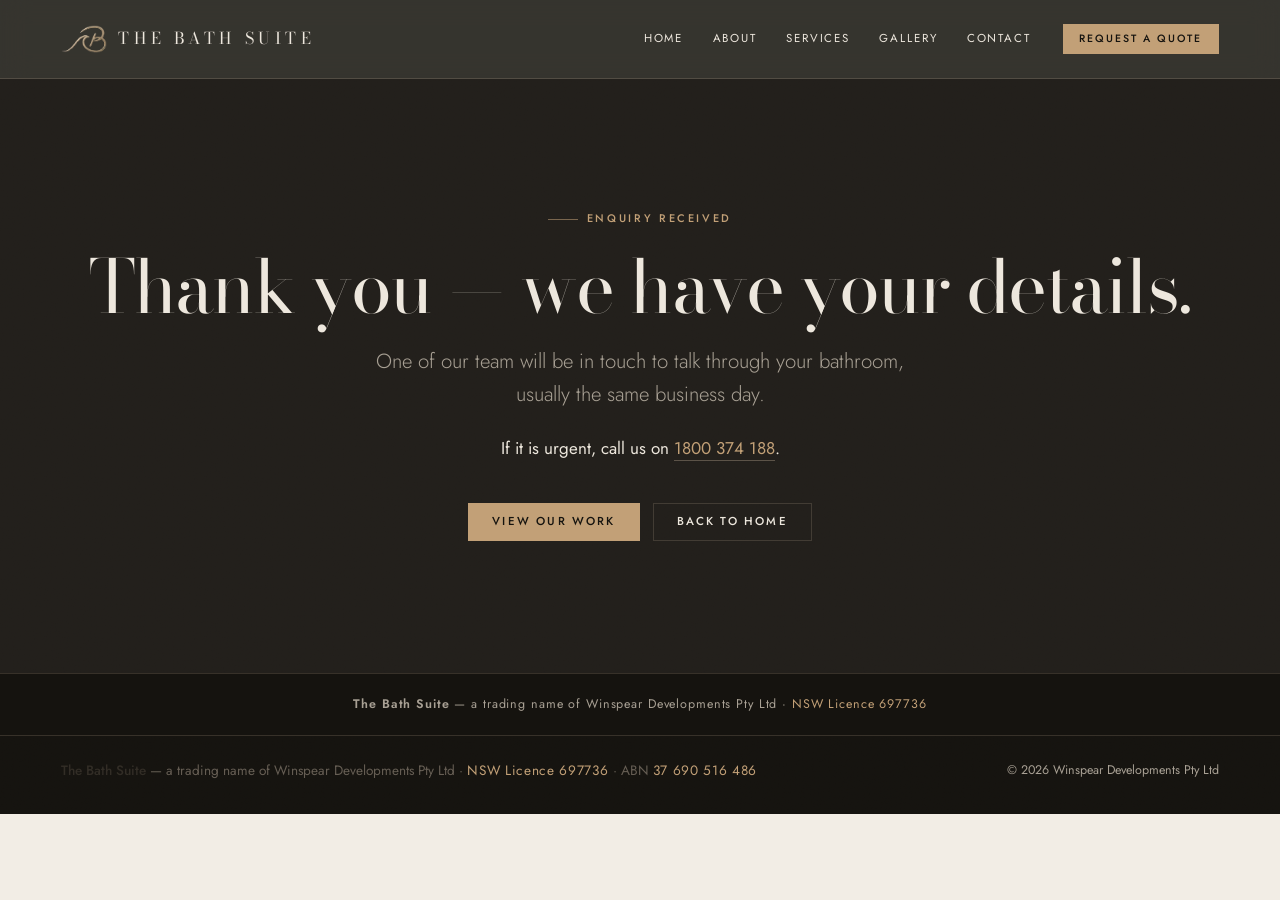
<file: thanks.html>
<!DOCTYPE html>
<html lang="en-AU">
<head>
<meta charset="utf-8">
<meta name="viewport" content="width=device-width, initial-scale=1">
<!-- Google tag (gtag.js) -->
<script async src="https://www.googletagmanager.com/gtag/js?id=AW-18442373819"></script>
<script>
  window.dataLayer = window.dataLayer || [];
  function gtag(){dataLayer.push(arguments);}
  gtag('js', new Date());

  gtag('config', 'AW-18442373819');
</script>
<!-- Event snippet for Enquiry Form Submission conversion page.
     FormSubmit returns people here after a successful send (the _next field on
     each form), so a page view here means an enquiry actually went through. -->
<script>
  gtag('event', 'conversion', {'send_to': 'AW-18442373819/xZbZCPKOz_ccELuVgdpE'});
</script>
<title>Thank you | The Bath Suite</title>
<meta name="description" content="Thanks for your enquiry. The Bath Suite will be in touch shortly about your bathroom renovation.">
<!-- Kept out of search: it is a confirmation page, and indexing it would let
     people reach it without submitting, inflating the conversion count. -->
<meta name="robots" content="noindex">
<meta name="theme-color" content="#15130f">
<link rel="icon" href="favicon.ico" sizes="32x32">
<link rel="icon" type="image/png" href="favicon-32.png" sizes="32x32">
<link rel="apple-touch-icon" href="apple-touch-icon.png">
<link rel="preload" href="assets/fonts/bodoni-var.woff2" as="font" type="font/woff2" crossorigin>
<link rel="preload" href="assets/fonts/jost-var.woff2" as="font" type="font/woff2" crossorigin>
<link rel="stylesheet" href="assets/css/site.css?v=20260916">
</head>

<body>
<header class="site-head">
  <div class="shell head-inner">
    <a class="brand" href="index.html" aria-label="The Bath Suite — home">
      <img class="brand__mark" src="assets/img/logo-mark.webp" alt="" width="240" height="141">
      <span class="brand__type">The Bath&nbsp;Suite</span>
    </a>
    <nav class="nav" aria-label="Primary">
      <ul class="nav__list">
        <li><a href="index.html">Home</a></li>
        <li><a href="about.html">About</a></li>
        <li><a href="services.html">Services</a></li>
        <li><a href="gallery.html">Gallery</a></li>
        <li><a href="contact.html">Contact</a></li>
      </ul>
      <a class="btn btn--brass btn--sm" href="contact.html">Request a quote</a>
    </nav>
  </div>
</header>

<main id="main">
  <section class="section on-dark" style="min-height: 66svh; display: grid; place-items: center">
    <div class="shell center">
      <p class="eyebrow eyebrow--center">Enquiry received</p>
      <h1>Thank you — we have your details.</h1>
      <p class="lead measure-center" style="margin-top: 1.25rem; max-width: 44ch">One of our team
        will be in touch to talk through your bathroom, usually the same business day.</p>
      <p class="measure-center" style="margin-top: 1rem; max-width: 46ch">If it is urgent, call us
        on <a class="inline-link" data-contact="phone" href="#">the number on our contact page</a>.</p>
      <div class="btn-row">
        <a class="btn btn--brass" href="gallery.html">View our work</a>
        <a class="btn btn--ghost" href="index.html">Back to home</a>
      </div>
    </div>
  </section>

  <aside class="licence-strip">
    <div class="shell">
      <p><strong>The Bath Suite</strong> — a trading name of Winspear Developments Pty&nbsp;Ltd
        &middot; <span class="mono">NSW Licence 697736</span></p>
    </div>
  </aside>
</main>

<footer class="site-foot">
  <div class="shell foot-legal" style="border-top: 0">
    <div>
      <p class="entity-line"><strong>The Bath Suite</strong> — a trading name of Winspear
        Developments Pty&nbsp;Ltd &middot; <span class="mono">NSW Licence 697736</span> &middot;
        ABN <span class="mono">37 690 516 486</span></p>
    </div>
    <div class="foot-legal__end">
      <p>&copy; <span data-year>2026</span> Winspear Developments Pty Ltd</p>
    </div>
  </div>
</footer>

<script src="assets/js/config.js"></script>
<div class="action-bar" id="actionBar">
  <a data-action="call" href="#" hidden>
    <svg viewBox="0 0 24 24" aria-hidden="true"><path d="M6.5 3h3l1.5 4-2 1.5a12 12 0 0 0 5.5 5.5L16 12l4 1.5v3a2 2 0 0 1-2 2A15 15 0 0 1 4.5 5a2 2 0 0 1 2-2z"/></svg>
    Call
  </a>
  <a class="is-primary" data-action="quote" href="gallery.html">
    <svg viewBox="0 0 24 24" aria-hidden="true"><path d="M3 5h18v14H3zM3 15l5-5 4 4 3-3 6 6"/></svg>
    View our work
  </a>
  <a data-action="alt" href="index.html">
    <svg viewBox="0 0 24 24" aria-hidden="true"><path d="M3 12h18M12 3v18"/></svg>
    Home
  </a>
</div>

<script src="assets/js/site.js?v=20260916" defer></script>
</body>
</html>
</file>
<file: assets/css/site.css>
/* ==========================================================================
   THE BATH SUITE — site stylesheet
   Editorial, not templated. Bodoni display over a geometric sans, warm stone
   ground, brass as the only accent. Layout leans on asymmetry, full-bleed
   breakouts and overlap rather than a stack of equal-width bands.
   Mobile-first. Plain CSS, no build step.

   CONTENTS
     01  Fonts
     02  Design tokens
     03  Reset & base
     04  Typography
     05  Layout: shell, grid, sections, bleed
     06  Buttons & links
     07  Header & navigation
     08  Hero
     09  Statement & editorial blocks
     10  Service index (numbered schedule)
     11  Overlap composition
     12  Process list
     13  Image rail & gallery
     14  Lightbox
     15  Credentials, licence, forms
     16  Footer & sticky mobile bar
     17  Reveal, placeholders, utilities
     18  Print
   ========================================================================== */

/* --------------------------------------------------------------- 01 fonts */
@font-face {
  font-family: 'Bodoni Moda';
  font-style: normal;
  font-weight: 400 700;
  font-display: swap;
  src: url('../fonts/bodoni-var.woff2') format('woff2');
  unicode-range: U+0000-00FF, U+0131, U+0152-0153, U+02BB-02BC, U+02C6, U+02DA,
    U+02DC, U+0304, U+0308, U+0329, U+2000-206F, U+20AC, U+2122, U+2191, U+2193,
    U+2212, U+2215, U+FEFF, U+FFFD;
}
@font-face {
  font-family: 'Bodoni Moda';
  font-style: italic;
  font-weight: 400 600;
  font-display: swap;
  src: url('../fonts/bodoni-var-italic.woff2') format('woff2');
  unicode-range: U+0000-00FF, U+0131, U+0152-0153, U+02BB-02BC, U+02C6, U+02DA,
    U+02DC, U+0304, U+0308, U+0329, U+2000-206F, U+20AC, U+2122, U+2191, U+2193,
    U+2212, U+2215, U+FEFF, U+FFFD;
}
@font-face {
  font-family: 'Jost';
  font-style: normal;
  font-weight: 300 600;
  font-display: swap;
  src: url('../fonts/jost-var.woff2') format('woff2');
  unicode-range: U+0000-00FF, U+0131, U+0152-0153, U+02BB-02BC, U+02C6, U+02DA,
    U+02DC, U+0304, U+0308, U+0329, U+2000-206F, U+20AC, U+2122, U+2191, U+2193,
    U+2212, U+2215, U+FEFF, U+FFFD;
}

/* ------------------------------------------------------------- 02 tokens */
:root {
  --ink: #15130f;
  --stone: #221f1b;
  --stone-2: #2c2823;
  --stone-3: #3a352d;

  --limestone: #f2ede5;
  --paper: #faf7f2;
  --sand: #e3d9c9;
  --sand-2: #d3c6b1;

  --brass: #c2a077;
  --brass-lift: #e0c096;
  --brass-deep: #97723f;
  --brass-ink: #866331;

  --text: #322d26;
  --text-soft: #665e54;
  --on-dark: #ede7dd;
  --on-dark-soft: #a8a094;

  --hair: rgba(151, 114, 63, 0.26);
  --hair-dark: rgba(226, 205, 172, 0.16);

  --display: 'Bodoni Moda', 'Didot', 'Bodoni MT', 'Times New Roman', serif;
  --body: 'Jost', 'Century Gothic', 'Avenir Next', 'Segoe UI', system-ui, sans-serif;

  /* display sizes run larger and tighter than before — Bodoni wants scale */
  --t-hero: clamp(2.55rem, 1.1rem + 6vw, 6rem);
  --t-h1: clamp(2.3rem, 1.2rem + 4.4vw, 4.6rem);
  --t-h2: clamp(1.95rem, 1.2rem + 3vw, 3.4rem);
  --t-h3: clamp(1.2rem, 1.05rem + 0.65vw, 1.5rem);
  --t-lead: clamp(1.06rem, 0.99rem + 0.4vw, 1.28rem);
  --t-body: 1.0625rem;
  --t-label: 0.685rem;

  --gutter: clamp(1.15rem, 0.5rem + 2.6vw, 3rem);
  --shell: 1240px;
  --shell-narrow: 780px;
  --sec-y: clamp(3.25rem, 1.4rem + 7.5vw, 8rem);
  --head-h: 62px;

  --ease: cubic-bezier(0.22, 0.61, 0.36, 1);
  --sbw: 0px; /* scrollbar width, measured by site.js */

  --grain: url("data:image/svg+xml,%3Csvg xmlns='http://www.w3.org/2000/svg' width='160' height='160'%3E%3Cfilter id='n'%3E%3CfeTurbulence type='fractalNoise' baseFrequency='0.82' numOctaves='3' stitchTiles='stitch'/%3E%3C/filter%3E%3Crect width='160' height='160' filter='url(%23n)'/%3E%3C/svg%3E");

  --arch: 50% 50% 3px 3px / 32% 32% 0 0;
}

@media (min-width: 900px) {
  :root { --head-h: 78px; }
}

/* --------------------------------------------------------- 03 reset & base */
*, *::before, *::after { box-sizing: border-box; }

html {
  -webkit-text-size-adjust: 100%;
  scroll-behavior: smooth;
  scroll-padding-top: calc(var(--head-h) + 1rem);
}

body {
  margin: 0;
  background: var(--limestone);
  color: var(--text);
  font-family: var(--body);
  font-size: var(--t-body);
  line-height: 1.72;
  -webkit-font-smoothing: antialiased;
  overflow-x: hidden;
}
body.is-locked { overflow: hidden; }

img, picture, svg, video { display: block; max-width: 100%; }
img { height: auto; }

h1, h2, h3, h4 { margin: 0; font-weight: 400; }
p { margin: 0 0 1.1em; }
p:last-child { margin-bottom: 0; }
ul, ol { margin: 0; padding: 0; }
li { list-style: none; }
a { color: inherit; text-decoration: none; }
button { font: inherit; color: inherit; border: 0; background: none; cursor: pointer; }

:focus-visible { outline: 2px solid var(--brass-deep); outline-offset: 3px; }
.on-dark :focus-visible, .site-head :focus-visible, .site-foot :focus-visible,
.lightbox :focus-visible, .hero :focus-visible { outline-color: var(--brass-lift); }

::selection { background: var(--brass); color: var(--ink); }

.skip {
  position: absolute; left: 50%; top: 0; z-index: 200;
  padding: 0.85rem 1.4rem;
  transform: translate(-50%, -110%);
  background: var(--stone); color: var(--on-dark);
  font-size: var(--t-label); letter-spacing: 0.16em; text-transform: uppercase;
}
.skip:focus { transform: translate(-50%, 0); }

.visually-hidden {
  position: absolute !important; width: 1px; height: 1px;
  margin: -1px; padding: 0; overflow: hidden;
  clip: rect(0 0 0 0); white-space: nowrap; border: 0;
}

/* ------------------------------------------------------- 04 typography */
h1, h2, .h1, .h2, .display {
  font-family: var(--display);
  font-weight: 400;
  line-height: 1.04;
  letter-spacing: -0.021em;
  text-wrap: balance;
}
h1, .h1 { font-size: var(--t-h1); }
h2, .h2 { font-size: var(--t-h2); }
.hero__title { font-size: var(--t-hero); line-height: 0.98; }

/* h3 sits in the sans, so small headings stay solid where Bodoni goes thin */
h3, .h3 {
  font-family: var(--body);
  font-size: var(--t-h3);
  font-weight: 400;
  line-height: 1.3;
  letter-spacing: 0.005em;
}

.em { font-style: italic; font-weight: 400; color: var(--brass-deep); }
.on-dark .em, .hero .em { color: var(--brass-lift); }

.lead {
  font-size: var(--t-lead);
  line-height: 1.62;
  color: var(--text-soft);
  font-weight: 300;
}
.on-dark .lead { color: var(--on-dark-soft); }

.prose { max-width: 60ch; }
h1 + .prose, h2 + .prose, h3 + .prose,
h1 + .lead, h2 + .lead, h3 + .lead,
h2 + .ticks, h3 + .ticks { margin-top: clamp(1.05rem, 0.85rem + 0.6vw, 1.5rem); }

.eyebrow, .label {
  display: flex; align-items: center; gap: 0.8em;
  margin: 0 0 1.35rem;
  font-family: var(--body);
  font-size: var(--t-label); font-weight: 500;
  letter-spacing: 0.24em; text-transform: uppercase;
  line-height: 1.4; color: var(--brass-ink);
}
.eyebrow::before {
  content: ''; flex: 0 0 auto; width: 30px; height: 1px;
  background: currentColor; opacity: 0.55;
}
.eyebrow--center { justify-content: center; }
.eyebrow--bare::before { display: none; }
.on-dark .eyebrow, .hero .eyebrow { color: var(--brass); }

/* ----------------------------------------------- 05 layout & structure */
.shell {
  width: 100%; max-width: var(--shell);
  margin-inline: auto; padding-inline: var(--gutter);
}
.shell--narrow { max-width: var(--shell-narrow); }

.section { padding-block: var(--sec-y); }
.section--tight { padding-block: clamp(2.25rem, 1.2rem + 4vw, 4.5rem); }
.section--flush-top { padding-top: 0; }
.section--flush-bottom { padding-bottom: 0; }

.on-dark {
  position: relative; background: var(--stone);
  color: var(--on-dark); isolation: isolate;
}
.on-dark::before {
  content: ''; position: absolute; inset: 0; z-index: -1;
  background-image: var(--grain); background-size: 160px 160px;
  opacity: 0.05; mix-blend-mode: overlay; pointer-events: none;
}
.on-dark--deep { background: var(--ink); }
.on-paper { background: var(--paper); }

/* a twelve-column field, so blocks can start off-axis instead of always
   filling the container edge to edge */
.g12 { display: grid; grid-template-columns: repeat(12, 1fr); gap: 0 clamp(1rem, 2vw, 2rem); }
@media (max-width: 819px) { .g12 > * { grid-column: 1 / -1 !important; } }

/* Break out of the shell to the full viewport width.
   100vw includes the scrollbar, which drags the page sideways by its width,
   so --sbw (set by site.js) is subtracted back out. */
.bleed {
  width: calc(100vw - var(--sbw));
  margin-inline: calc(50% - (100vw - var(--sbw)) / 2);
}

.rule {
  display: flex; align-items: center; gap: 0.9rem;
  margin-block: clamp(1.75rem, 1rem + 3vw, 3.25rem);
  color: var(--hair);
}
.rule::before, .rule::after { content: ''; flex: 1 1 auto; height: 1px; background: currentColor; }
.rule span { flex: 0 0 auto; width: 5px; height: 5px; background: var(--brass-deep); transform: rotate(45deg); }
.on-dark .rule { color: var(--hair-dark); }
.on-dark .rule span { background: var(--brass); }

.split { display: grid; gap: clamp(2rem, 1rem + 4.5vw, 4rem); }
@media (min-width: 900px) {
  .split { grid-template-columns: 1fr 1fr; align-items: center; }
  .split--wide-left { grid-template-columns: 1.15fr 0.85fr; }
  .split--wide-right { grid-template-columns: 0.85fr 1.15fr; }
  .split--top { align-items: start; }
  .split__media--first { order: -1; }
}

.center { text-align: center; }
.center .eyebrow { justify-content: center; }
.center .prose, .measure-center { margin-inline: auto; }

/* --------------------------------------------------- 06 buttons & links */
.btn {
  display: inline-flex; align-items: center; justify-content: center; gap: 0.7em;
  padding: 1.05em 2em;
  border: 1px solid transparent;
  font-family: var(--body); font-size: 0.72rem; font-weight: 500;
  letter-spacing: 0.19em; text-transform: uppercase; line-height: 1; text-align: center;
  transition: background-color 0.4s var(--ease), color 0.4s var(--ease),
    border-color 0.4s var(--ease), transform 0.4s var(--ease);
}
.btn:hover { transform: translateY(-2px); }
.btn:active { transform: translateY(0); }
.btn--brass { background: var(--brass); color: var(--ink); }
.btn--brass:hover { background: var(--brass-lift); }
.btn--ink { background: var(--stone); color: var(--on-dark); }
.btn--ink:hover { background: var(--ink); }
.btn--ghost { border-color: var(--sand-2); color: var(--text); }
.btn--ghost:hover { border-color: var(--brass-deep); color: var(--brass-ink); }
.on-dark .btn--ghost, .hero .btn--ghost { border-color: var(--hair-dark); color: var(--on-dark); }
.on-dark .btn--ghost:hover, .hero .btn--ghost:hover { border-color: var(--brass); color: var(--brass-lift); }
.btn--sm { padding: 0.85em 1.45em; font-size: 0.66rem; }

.btn-row {
  display: flex; flex-wrap: wrap; gap: 0.8rem;
  margin-top: clamp(1.6rem, 1rem + 2vw, 2.5rem);
}
.center .btn-row { justify-content: center; }
@media (max-width: 519px) {
  .btn-row { flex-direction: column; align-items: stretch; }
  .btn-row .btn { width: 100%; }
}

.ulink {
  display: inline-flex; align-items: center; gap: 0.6em;
  padding-bottom: 0.26em;
  font-size: 0.72rem; font-weight: 500; letter-spacing: 0.18em; text-transform: uppercase;
  color: var(--brass-ink);
  background-image: linear-gradient(currentColor, currentColor);
  background-position: 0 100%; background-repeat: no-repeat; background-size: 100% 1px;
  transition: color 0.4s var(--ease), background-size 0.5s var(--ease);
}
.ulink:hover { background-size: 32% 1px; }
.ulink .arw { transition: transform 0.45s var(--ease); }
.ulink:hover .arw { transform: translateX(5px); }
.on-dark .ulink { color: var(--brass); }
.on-dark .ulink:hover { color: var(--brass-lift); }

.inline-link { color: var(--brass-ink); border-bottom: 1px solid var(--hair); transition: border-color 0.4s var(--ease); }
.inline-link:hover { border-color: var(--brass-deep); }
.on-dark .inline-link { color: var(--brass); border-bottom-color: var(--hair-dark); }
.on-dark .inline-link:hover { border-bottom-color: var(--brass); }

/* --------------------------------------------------------- 07 header */
.site-head {
  position: sticky; top: 0; z-index: 90;
  background: rgba(21, 19, 15, 0.85);
  border-bottom: 1px solid var(--hair-dark);
  -webkit-backdrop-filter: blur(14px) saturate(1.1);
  backdrop-filter: blur(14px) saturate(1.1);
}
@supports not (backdrop-filter: blur(4px)) { .site-head { background: var(--ink); } }

.head-inner {
  display: flex; align-items: center; justify-content: space-between; gap: 1.25rem;
  min-height: var(--head-h);
}
.brand { display: inline-flex; align-items: center; gap: 0.7rem; flex: 0 0 auto; }
.brand__mark { width: 36px; height: auto; transition: opacity 0.4s var(--ease); }
.brand:hover .brand__mark { opacity: 0.82; }
.brand__type {
  font-family: var(--display); font-size: 0.9rem; font-weight: 400;
  letter-spacing: 0.24em; text-transform: uppercase;
  color: var(--on-dark); white-space: nowrap;
}
@media (min-width: 900px) {
  .brand__mark { width: 46px; }
  .brand__type { font-size: 1.02rem; letter-spacing: 0.28em; }
}
@media (max-width: 370px) { .brand__type { font-size: 0.78rem; letter-spacing: 0.18em; } }

.nav { display: none; }

.burger {
  display: grid; place-content: center; gap: 6px;
  width: 44px; height: 44px; margin-right: -8px; flex: 0 0 auto;
}
.burger span {
  display: block; width: 22px; height: 1px; background: var(--on-dark);
  transition: transform 0.4s var(--ease), opacity 0.3s var(--ease);
}
.burger[aria-expanded='true'] span:nth-child(1) { transform: translateY(7px) rotate(45deg); }
.burger[aria-expanded='true'] span:nth-child(2) { opacity: 0; }
.burger[aria-expanded='true'] span:nth-child(3) { transform: translateY(-7px) rotate(-45deg); }

.nav-panel {
  position: fixed; inset: var(--head-h) 0 0; z-index: 89;
  display: flex; flex-direction: column; justify-content: center; gap: 0.2rem;
  padding: 1.5rem var(--gutter) 2.5rem;
  background: var(--ink);
  visibility: hidden; opacity: 0;
  transition: opacity 0.35s var(--ease), visibility 0.35s;
  overflow-y: auto;
}
.nav-panel.is-open { visibility: visible; opacity: 1; }
.nav-panel a {
  font-family: var(--display);
  font-size: clamp(1.7rem, 1.1rem + 3.4vw, 2.4rem);
  font-weight: 400; line-height: 1.45; color: var(--on-dark);
  border-bottom: 1px solid var(--hair-dark); padding-block: 0.4rem;
}
.nav-panel a[aria-current='page'] { color: var(--brass); }
.nav-panel .btn {
  margin-top: 1.5rem; align-self: flex-start;
  font-family: var(--body); font-size: 0.72rem; font-weight: 500;
  line-height: 1; letter-spacing: 0.19em; color: var(--ink); border-bottom: 0;
}
.nav-panel__meta {
  margin-top: 1.75rem; font-size: var(--t-label); letter-spacing: 0.16em;
  text-transform: uppercase; color: var(--on-dark-soft); line-height: 2;
}

@media (min-width: 900px) {
  .burger, .nav-panel { display: none; }
  .nav { display: flex; align-items: center; gap: clamp(1.4rem, 0.5rem + 1.9vw, 2.5rem); }
  .nav__list { display: flex; align-items: center; gap: clamp(1.25rem, 0.4rem + 1.8vw, 2.2rem); }
  .nav__list a {
    position: relative; display: block; padding-block: 0.4rem;
    font-size: 0.72rem; letter-spacing: 0.16em; text-transform: uppercase;
    color: var(--on-dark); transition: color 0.4s var(--ease);
  }
  .nav__list a::after {
    content: ''; position: absolute; left: 0; bottom: 0; width: 100%; height: 1px;
    background: var(--brass); transform: scaleX(0); transform-origin: left;
    transition: transform 0.45s var(--ease);
  }
  .nav__list a:hover { color: var(--brass-lift); }
  .nav__list a:hover::after, .nav__list a[aria-current='page']::after { transform: scaleX(1); }
  .nav__list a[aria-current='page'] { color: var(--brass); }
}

/* ------------------------------------------------------------ 08 hero */
.hero {
  position: relative;
  display: grid; align-items: end;
  min-height: min(80svh, 720px);
  padding-block: clamp(2rem, 1rem + 5vw, 7rem) clamp(1.75rem, 1rem + 4vw, 4.5rem);
  background: var(--ink); color: var(--on-dark);
  isolation: isolate; overflow: hidden;
}
@media (min-width: 900px) { .hero { min-height: min(92svh, 860px); } }


.hero__img {
  position: absolute; inset: 0; z-index: -2;
  width: 100%; height: 100%; object-fit: cover; object-position: 50% 42%;
}
.hero::after {
  content: ''; position: absolute; inset: 0; z-index: -1;
  background:
    linear-gradient(to bottom, rgba(21, 19, 15, 0.6) 0%, rgba(21, 19, 15, 0.24) 22%, rgba(21, 19, 15, 0.62) 60%, rgba(21, 19, 15, 0.94) 100%),
    linear-gradient(to right, rgba(21, 19, 15, 0.66) 0%, rgba(21, 19, 15, 0.16) 68%);
}
.hero__title { margin-bottom: clamp(0.9rem, 0.5rem + 1.4vw, 1.5rem); max-width: 15ch; }
.hero .lead { color: rgba(237, 231, 221, 0.85); max-width: 40ch; }

/* the headline is allowed to run wider than the reading column */
@media (min-width: 900px) {
  .hero__inner { display: grid; grid-template-columns: repeat(12, 1fr); gap: 0 clamp(1rem, 2vw, 2rem); }
  .hero__lede { grid-column: 1 / span 8; }
  .hero__aside {
    grid-column: 10 / -1; align-self: end; text-align: right;
    font-size: var(--t-label); letter-spacing: 0.2em; text-transform: uppercase;
    color: var(--on-dark-soft); line-height: 2.1;
  }
}
.hero__aside { display: none; }
@media (min-width: 900px) { .hero__aside { display: block; } }

.hero--page { min-height: auto; padding-block: clamp(5rem, 3rem + 12vw, 10rem) clamp(3rem, 2rem + 5vw, 6rem); }
@media (min-width: 900px) { .hero--page { min-height: min(58svh, 520px); } }
.hero--page .hero__title { max-width: 18ch; }

.hero__seam {
  position: absolute; left: var(--gutter); bottom: 0; z-index: 2;
  width: 1px; height: clamp(2rem, 5vw, 4rem);
  background: linear-gradient(to bottom, var(--brass), transparent);
}

/* Phones: stop overlaying text on a tall photograph. Laying the image and the
   text out as two stacked bands fills the screen exactly, with no dead space
   at either end, and the text gets a solid ground instead of a scrim.
   NOTE: this block must stay below the base .hero__img rule — it overrides
   the absolute positioning, and both selectors have equal specificity. */
/* Applies to the full-screen home and landing hero only. Interior pages use
   .hero--page, which stays a compact content-sized band on a phone rather
   than eating a whole screen just to announce the page title. */
@media (max-width: 619px) {
  .hero:not(.hero--page) {
    min-height: calc(100svh - var(--head-h));
    grid-template-rows: minmax(0, 1fr) auto;
    align-items: stretch;
    padding-block: 0;
  }
  .hero:not(.hero--page) .hero__img {
    position: relative; inset: auto; z-index: 0;
    grid-row: 1;
    height: 100%; width: 100%;
    object-position: 50% 30%;
    /* dissolve the bottom edge into the panel below */
    -webkit-mask-image: linear-gradient(to bottom, #000 74%, transparent 99%);
    mask-image: linear-gradient(to bottom, #000 74%, transparent 99%);
  }
  .hero:not(.hero--page)::after { display: none; }
  .hero:not(.hero--page) .hero__seam { display: none; }
  .hero:not(.hero--page) .hero__inner { grid-row: 2; padding-block: 0 2.25rem; }
  .hero__title { font-size: clamp(2.8rem, 1rem + 9vw, 3.4rem); }
  .hero .lead { font-size: 1.05rem; }
  .hero:not(.hero--page) .lead { color: var(--on-dark-soft); }
  /* two buttons on one row keeps the panel compact */
  .hero .btn-row { flex-direction: row; gap: 0.6rem; margin-top: 1.5rem; }
  .hero .btn-row .btn {
    flex: 1 1 0; width: auto;
    padding: 1.05em 0.6em; font-size: 0.645rem; letter-spacing: 0.14em;
  }
}

/* keep the hero eyebrow on one line on narrow phones */
@media (max-width: 430px) {
  .hero .eyebrow { font-size: 0.615rem; letter-spacing: 0.17em; gap: 0.7em; }
  .hero .eyebrow::before { width: 20px; }
}

/* A landing hero that carries the enquiry form beside the headline. A form in
   the band makes it content-sized, so the one-screen height rules above are
   unwound here rather than made conditional in place. */
.hero.hero--lead {
  min-height: 0;
  align-items: center;
  padding-block: clamp(2.5rem, 1.5rem + 5vw, 5rem) clamp(2.5rem, 1.5rem + 5vw, 4.5rem);
}
.hero.hero--lead .hero__form { margin-top: clamp(1.75rem, 4vw, 2.5rem); }
/* a narrower column than the form further down a page, so the card loses some
   padding and the message box stops towering over the fields above it */
.hero.hero--lead .form-card { padding: clamp(1.4rem, 0.9rem + 2vw, 2.1rem); }
.hero.hero--lead .form-card .field textarea { min-height: 5.5rem; }

@media (min-width: 900px) {
  .hero.hero--lead .hero__inner { align-items: center; }
  /* an even split: the form needs half the grid before a pair of fields side
     by side stops being cramped */
  .hero.hero--lead .hero__lede { grid-column: 1 / span 6; }
  .hero.hero--lead .hero__form { grid-column: 7 / -1; margin-top: 0; }
  /* the licence aside would sit under the form; the proof row directly below
     carries the same licence number */
  .hero.hero--lead .hero__aside { display: none; }

  /* --t-hero is sized for a headline with the full shell to itself. Here it
     has half of it, so 96px on a 1366 laptop drove the line down to four and
     the whole band read as squashed. Scale to the column, not the viewport. */
  .hero.hero--lead .hero__title {
    /* the cap matters as much as the floor: past ~1340px the shell stops
       widening, so the column is fixed at ~600px while vw keeps climbing —
       an uncapped size went back to three lines on a 1920 monitor */
    font-size: clamp(2.1rem, 0.9rem + 3vw, 3.45rem);
    line-height: 1.02;
    /* the base 15ch measure is for a headline with the shell to itself; here
       the column is already the limit, and 15ch on top of it cost a line */
    max-width: none;
  }
  .hero.hero--lead .lead { font-size: 1.06rem; }
}

/* Between the phone layout and a roomy desktop there is not enough width to
   run a headline and a form side by side. Splitting the grid left ~440px for
   the headline against a single-column form that towered to 1200px, so a
   laptop saw a small headline marooned beside a very tall card. Stack them:
   headline across the top, form full width beneath with its fields in pairs
   again. */
@media (min-width: 900px) and (max-width: 1199px) {
  .hero.hero--lead .hero__lede { grid-column: 1 / -1; }
  .hero.hero--lead .hero__form {
    grid-column: 1 / -1;
    margin-top: clamp(1.75rem, 3vw, 2.5rem);
  }
  .hero.hero--lead .hero__title {
    font-size: clamp(2.6rem, 1rem + 3.4vw, 3.7rem);
    /* stacked, the headline has the whole shell — cap the measure so it reads
       as a headline rather than a full-width banner of text */
    max-width: 22ch;
  }
  .hero.hero--lead .lead { max-width: 52ch; }
}

/* the uppercase tracking is set for full-width labels; in this column it is
   what pushes BUDGET RANGE onto a second line */
.hero.hero--lead .form-card .field > label { letter-spacing: 0.13em; }

/* Phones: a shorter photograph band, so the form is reachable without first
   scrolling past a full screen of picture. */
@media (max-width: 619px) {
  .hero.hero--lead {
    min-height: 0;
    grid-template-rows: auto auto;
    align-items: stretch;
    padding-block: 0 2.5rem;
  }
  .hero.hero--lead .hero__img { height: 26svh; min-height: 10.5rem; }
  .hero.hero--lead .hero__inner { padding-block: 0; }
  /* the headline gives up a little size so the top of the form card clears
     the fold and reads as something to scroll to */
  .hero.hero--lead .hero__title { font-size: clamp(2.3rem, 0.9rem + 7vw, 2.9rem); }
  .hero.hero--lead .lead { font-size: 1rem; }
  .hero.hero--lead .btn-row { margin-top: 1.15rem; }
}

/* --------------------------------- 09 statement & editorial blocks ---- */
/* a large offset paragraph, replacing the three-box "pillars" pattern */
.statement__label { grid-column: 1 / -1; }
.statement__body { grid-column: 1 / -1; }
@media (min-width: 820px) {
  .statement__label { grid-column: 1 / span 3; padding-top: 0.6rem; }
  .statement__body { grid-column: 5 / -1; }
}
.statement__body p {
  font-family: var(--display);
  font-size: clamp(1.35rem, 1rem + 1.9vw, 2.15rem);
  font-weight: 400; line-height: 1.32; letter-spacing: -0.012em;
  color: var(--text);
}
.on-dark .statement__body p { color: var(--on-dark); }
.statement__body p + p {
  margin-top: 1.2em;
  font-family: var(--body);
  font-size: var(--t-body);
  line-height: 1.72; letter-spacing: 0;
  color: var(--text-soft);
}
.on-dark .statement__body p + p { color: var(--on-dark-soft); }

.figure { position: relative; margin: 0; }
.figure img { width: 100%; }
.arch { border-radius: var(--arch); overflow: hidden; }
.arch--soft { border-radius: 50% 50% 3px 3px / 20% 20% 0 0; }
.figure--framed {
  padding: clamp(0.6rem, 0.3rem + 1vw, 1.1rem);
  background: var(--paper); border: 1px solid var(--sand);
}
.on-dark .figure--framed { background: var(--stone-2); border-color: var(--hair-dark); }
.figure__cap {
  margin-top: 0.9rem; font-size: 0.75rem; letter-spacing: 0.1em;
  text-transform: uppercase; color: var(--text-soft);
}
.on-dark .figure__cap { color: var(--on-dark-soft); }

.zoom { overflow: hidden; }
.zoom img { transition: transform 1.1s var(--ease); }
.zoom:hover img, a:hover > .zoom img { transform: scale(1.04); }

.media-tall { aspect-ratio: 4 / 5; width: 100%; object-fit: cover; }
.media-wide { aspect-ratio: 3 / 2; width: 100%; object-fit: cover; }

/* a single wide photograph used as a section break */
.plate { position: relative; }
.plate img { width: 100%; aspect-ratio: 16 / 9; object-fit: cover; }
@media (max-width: 700px) { .plate img { aspect-ratio: 4 / 3; } }
.plate__note {
  position: absolute; right: var(--gutter); bottom: 1.1rem;
  font-size: var(--t-label); letter-spacing: 0.2em; text-transform: uppercase;
  color: rgba(237, 231, 221, 0.9); text-shadow: 0 1px 12px rgba(0, 0, 0, 0.6);
}

.pillars { display: grid; gap: clamp(1.5rem, 1rem + 2.5vw, 2.75rem); }
@media (min-width: 760px) { .pillars { grid-template-columns: repeat(3, 1fr); } }
.pillar { padding-top: 1.2rem; border-top: 1px solid var(--hair); }
.on-dark .pillar { border-top-color: var(--hair-dark); }
.pillar h3 { margin-bottom: 0.5rem; }
.pillar p { font-size: 0.97rem; color: var(--text-soft); margin: 0; }
.on-dark .pillar p { color: var(--on-dark-soft); }

.ticks { display: grid; gap: 0.65rem; margin-top: 1.5rem; }
@media (min-width: 620px) { .ticks--2 { grid-template-columns: 1fr 1fr; column-gap: 2rem; } }
.ticks li {
  position: relative; padding-left: 1.6rem;
  font-size: 0.97rem; line-height: 1.55; color: var(--text-soft);
}
.ticks li::before {
  content: ''; position: absolute; left: 0; top: 0.62em;
  width: 9px; height: 1px; background: var(--brass-deep);
}
.on-dark .ticks li { color: var(--on-dark-soft); }
.on-dark .ticks li::before { background: var(--brass); }

/* ------------------------------------------ 10 service index (schedule) */
/* Replaces the six-card grid: a numbered drawing schedule. Rows, not boxes. */
.index { border-top: 1px solid var(--hair); }
.on-dark .index { border-top-color: var(--hair-dark); }

.index__row {
  position: relative; display: grid; align-items: center;
  grid-template-columns: 2.4rem 1fr auto;
  gap: 0 1rem;
  padding-block: clamp(1.05rem, 0.7rem + 1.4vw, 1.9rem);
  border-bottom: 1px solid var(--hair);
  transition: background-color 0.45s var(--ease), padding-inline 0.45s var(--ease);
}
.on-dark .index__row { border-bottom-color: var(--hair-dark); }

.index__num {
  font-family: var(--display); font-size: 0.85rem; line-height: 1;
  color: var(--brass-deep); align-self: start; padding-top: 0.42em;
}
.on-dark .index__num { color: var(--brass); }

.index__title {
  font-family: var(--display);
  font-size: clamp(1.35rem, 1.05rem + 1.5vw, 2.15rem);
  font-weight: 400; line-height: 1.14; letter-spacing: -0.015em;
  transition: color 0.4s var(--ease);
}
.index__desc {
  grid-column: 2; margin: 0.45rem 0 0;
  font-size: 0.95rem; line-height: 1.55; color: var(--text-soft); max-width: 46ch;
}
.on-dark .index__desc { color: var(--on-dark-soft); }

.index__go {
  grid-row: 1; grid-column: 3; align-self: center;
  width: 34px; height: 34px; display: grid; place-content: center;
  border: 1px solid var(--hair); border-radius: 50%;
  color: var(--brass-deep);
  transition: border-color 0.4s var(--ease), background-color 0.4s var(--ease),
    color 0.4s var(--ease), transform 0.4s var(--ease);
}
.on-dark .index__go { border-color: var(--hair-dark); color: var(--brass); }
.index__go svg { width: 13px; height: 13px; fill: none; stroke: currentColor; stroke-width: 1.4; }

/* the thumbnail only exists where there is room for it */
.index__thumb { display: none; }

@media (min-width: 900px) {
  .index__row { grid-template-columns: 3rem 1fr 15rem auto; padding-inline: 0.5rem; }
  .index__desc { grid-row: 1; grid-column: 3; margin: 0; align-self: center; font-size: 0.9rem; }
  .index__thumb {
    display: block; position: absolute; right: 5rem; top: 50%;
    width: 190px; height: 118px; object-fit: cover;
    transform: translate(14px, -50%) scale(0.94); transform-origin: center;
    opacity: 0; pointer-events: none;
    transition: opacity 0.45s var(--ease), transform 0.55s var(--ease);
  }
  .index__row:hover { background: rgba(151, 114, 63, 0.055); padding-inline: 1.15rem; }
  .on-dark .index__row:hover { background: rgba(226, 205, 172, 0.05); }
  .index__row:hover .index__desc { opacity: 0; transition: opacity 0.3s var(--ease); }
  .index__row:hover .index__thumb { opacity: 1; transform: translate(0, -50%) scale(1); }
  .index__row:hover .index__title { color: var(--brass-ink); }
  .on-dark .index__row:hover .index__title { color: var(--brass-lift); }
  .index__row:hover .index__go {
    background: var(--brass); border-color: var(--brass); color: var(--ink); transform: translateX(3px);
  }
}

/* --------------------------------------------- 11 overlap composition */
.overlap { position: relative; }
.overlap__media img { width: 100%; aspect-ratio: 4 / 5; object-fit: cover; }
.overlap__panel {
  position: relative;
  margin-top: -3.5rem; margin-inline: var(--gutter);
  padding: clamp(1.5rem, 1rem + 3vw, 2.75rem);
  background: var(--paper);
  border: 1px solid var(--sand);
}
.on-dark .overlap__panel { background: var(--stone-2); border-color: var(--hair-dark); }

@media (min-width: 900px) {
  .overlap { display: grid; grid-template-columns: repeat(12, 1fr); align-items: center; }
  .overlap__media { grid-column: 1 / span 7; grid-row: 1; }
  .overlap__media img { aspect-ratio: 5 / 6; }
  .overlap__panel {
    grid-column: 6 / -1; grid-row: 1; z-index: 2;
    margin: 0; padding: clamp(2rem, 1rem + 3vw, 3.25rem);
    box-shadow: 0 30px 70px -40px rgba(21, 19, 15, 0.5);
  }
}

/* ------------------------------------------------------ 12 process list */
.steps { display: grid; gap: 0; }
.step {
  display: grid; grid-template-columns: 3rem 1fr; gap: 0 1rem;
  padding-block: clamp(1.1rem, 0.8rem + 1.2vw, 1.6rem);
  border-top: 1px solid var(--hair-dark);
}
.step:first-child { border-top: 0; }
.step__num {
  font-family: var(--display); font-size: 1.5rem; line-height: 1;
  color: var(--brass); padding-top: 0.1em;
}
.step h3 { margin-bottom: 0.3rem; }
/* the paragraph is the third child, so it must be told to skip the numeral
   column rather than auto-placing itself into it */
.step p {
  grid-column: 2;
  font-size: 0.96rem; color: var(--on-dark-soft); margin: 0; max-width: 52ch;
}
@media (min-width: 900px) {
  .step { grid-template-columns: 4rem 16rem 1fr; align-items: baseline; }
  .step p { grid-column: 3; grid-row: 1; }
  .step h3 { margin-bottom: 0; }
}

/* --------------------------------------------- 13 image rail & gallery */
/* full-bleed horizontal rail at every size — it reads as a designed strip
   rather than another grid of equal tiles */
.rail {
  display: flex; gap: clamp(0.6rem, 0.3rem + 0.8vw, 1rem);
  padding-inline: var(--gutter);
  overflow-x: auto; scroll-snap-type: x mandatory;
  scrollbar-width: none; -webkit-overflow-scrolling: touch;
}
.rail::-webkit-scrollbar { display: none; }
.rail > * { flex: 0 0 auto; scroll-snap-align: center; }
.rail img { height: clamp(300px, 56vw, 560px); width: auto; max-width: none; object-fit: cover; }
@media (min-width: 900px) { .rail > *:first-child { margin-left: max(0px, calc(50vw - var(--shell) / 2)); } }

.masonry { columns: 2; column-gap: clamp(0.5rem, 0.2rem + 1vw, 1.4rem); }
@media (min-width: 1000px) { .masonry { columns: 3; } }
.masonry > * { break-inside: avoid; margin-bottom: clamp(0.5rem, 0.2rem + 1vw, 1.4rem); }

.shot {
  display: block; position: relative; width: 100%;
  overflow: hidden; background: var(--stone-2); cursor: zoom-in;
}
.shot img { width: 100%; transition: transform 1.1s var(--ease); }
.shot:hover img { transform: scale(1.04); }
.shot::after {
  content: ''; position: absolute; inset: 0;
  background: linear-gradient(to top, rgba(21, 19, 15, 0.45), transparent 45%);
  opacity: 0; transition: opacity 0.5s var(--ease);
}
.shot:hover::after, .shot:focus-visible::after { opacity: 1; }
.shot__cap {
  position: absolute; left: 0; right: 0; bottom: 0; z-index: 2;
  padding: 1.4rem 1.1rem 1rem;
  font-size: 0.7rem; letter-spacing: 0.13em; text-transform: uppercase;
  color: var(--on-dark);
  opacity: 0; transform: translateY(6px);
  transition: opacity 0.5s var(--ease), transform 0.5s var(--ease);
}
.shot:hover .shot__cap, .shot:focus-visible .shot__cap { opacity: 1; transform: translateY(0); }
@media (max-width: 620px) { .shot__cap { display: none; } }

/* ---------------------------------------------------------- 14 lightbox */
.lightbox {
  position: fixed; inset: 0; z-index: 120;
  display: grid; grid-template-rows: auto 1fr auto;
  background: #0b0a08;
  opacity: 0; visibility: hidden;
  transition: opacity 0.3s var(--ease), visibility 0.3s;
}
.lightbox.is-open { opacity: 1; visibility: visible; }
.lightbox__bar {
  display: flex; align-items: center; justify-content: space-between; gap: 1rem;
  padding: 0.85rem var(--gutter);
  color: var(--on-dark-soft); font-size: var(--t-label);
  letter-spacing: 0.2em; text-transform: uppercase;
}
.lightbox__stage { min-height: 0; padding: 0 clamp(0.4rem, 3vw, 3rem); overflow: hidden; }
.lightbox__stage img {
  width: 100%; height: 100%; max-width: 1400px;
  margin-inline: auto; object-fit: contain;
}
.lightbox__foot {
  display: flex; align-items: center; justify-content: center;
  gap: clamp(0.9rem, 4vw, 2.5rem);
  padding: 0.85rem var(--gutter) clamp(1rem, 3vw, 1.75rem);
}
.lightbox__cap {
  flex: 1 1 auto; max-width: 34rem; text-align: center;
  font-size: 0.8rem; line-height: 1.5; color: var(--on-dark-soft);
}
@media (max-width: 620px) {
  .lightbox__cap { font-size: 0.74rem; line-height: 1.45; max-height: 3.9em; overflow: hidden; }
}
.lb-btn {
  display: grid; place-content: center; width: 44px; height: 44px; flex: 0 0 auto;
  border: 1px solid var(--hair-dark); color: var(--on-dark);
  transition: border-color 0.4s var(--ease), color 0.4s var(--ease), background-color 0.4s var(--ease);
}
.lb-btn:hover { border-color: var(--brass); color: var(--brass-lift); background: rgba(194, 160, 119, 0.08); }
.lb-btn svg { width: 17px; height: 17px; fill: none; stroke: currentColor; stroke-width: 1.25; }

/* ------------------------------- 15 credentials, licence, forms ------- */
.creds {
  padding: clamp(1.5rem, 1rem + 3vw, 2.75rem);
  background: var(--paper); border: 1px solid var(--sand);
  container-type: inline-size;
}
.on-dark .creds { background: rgba(237, 231, 221, 0.035); border-color: var(--hair-dark); }
.creds dl { display: grid; gap: 0; margin: 0; }
.creds__row {
  display: grid; gap: 0.2rem 1.5rem;
  padding-block: 0.9rem; border-top: 1px solid var(--hair);
}
.on-dark .creds__row { border-top-color: var(--hair-dark); }
.creds__row:first-child { border-top: 0; padding-top: 0; }
@container (min-width: 30rem) {
  .creds__row { grid-template-columns: 10rem 1fr; align-items: baseline; }
}
.creds dt {
  font-size: var(--t-label); font-weight: 500; letter-spacing: 0.19em;
  text-transform: uppercase; color: var(--brass-ink);
}
.on-dark .creds dt { color: var(--brass); }
.creds dd { margin: 0; font-size: 0.99rem; line-height: 1.6; }
.creds dd small { display: block; margin-top: 0.25rem; font-size: 0.85rem; color: var(--text-soft); }
.on-dark .creds dd small { color: var(--on-dark-soft); }

.entity-line { font-size: 0.85rem; line-height: 1.7; color: var(--text-soft); }
.on-dark .entity-line { color: var(--on-dark-soft); }
.entity-line strong { font-weight: 500; color: var(--text); }
.on-dark .entity-line strong { color: var(--on-dark); }

.licence-strip {
  padding-block: 1.25rem;
  border-block: 1px solid var(--hair-dark);
  background: var(--ink); color: var(--on-dark-soft);
}
.licence-strip .shell {
  display: flex; flex-wrap: wrap; align-items: center; justify-content: center;
  gap: 0.4rem 1.5rem; text-align: center;
}
.licence-strip p { margin: 0; font-size: 0.78rem; letter-spacing: 0.07em; line-height: 1.7; }
.licence-strip .mono { color: var(--brass); }

.form-card {
  padding: clamp(1.4rem, 0.9rem + 3vw, 3rem);
  background: var(--paper); border: 1px solid var(--sand); color: var(--text);
}
.on-dark .form-card { border-color: transparent; }
.field-grid { display: grid; gap: clamp(1.05rem, 0.8rem + 1vw, 1.5rem); }
@media (min-width: 620px) {
  .field-grid--2 { grid-template-columns: 1fr 1fr; }
  .field-full { grid-column: 1 / -1; }
}
.field { display: grid; gap: 0.4rem; }
.field > label {
  font-size: var(--t-label); font-weight: 500; letter-spacing: 0.19em;
  text-transform: uppercase; color: var(--brass-ink);
}
.field .req { color: var(--brass-deep); }
.field .hint { font-size: 0.82rem; letter-spacing: 0; text-transform: none; color: var(--text-soft); }

/* 17px keeps iOS Safari from zooming the page on focus */
.field input, .field select, .field textarea {
  width: 100%; padding: 0.82rem 0.9rem;
  font-family: var(--body); font-size: 1.0625rem; line-height: 1.5;
  color: var(--text); background: #fff;
  border: 1px solid var(--sand-2); border-radius: 0;
  appearance: none; -webkit-appearance: none;
  transition: border-color 0.35s var(--ease), box-shadow 0.35s var(--ease);
}
.field textarea { min-height: 8rem; resize: vertical; }
.field select {
  padding-right: 2.6rem;
  background-image: url("data:image/svg+xml,%3Csvg xmlns='http://www.w3.org/2000/svg' viewBox='0 0 12 8'%3E%3Cpath d='M1 1.5 6 6.5l5-5' fill='none' stroke='%2397723f' stroke-width='1.2'/%3E%3C/svg%3E");
  background-repeat: no-repeat; background-position: right 0.95rem center; background-size: 12px 8px;
}
.field input:focus, .field select:focus, .field textarea:focus {
  outline: 0; border-color: var(--brass-deep); box-shadow: 0 0 0 3px rgba(151, 114, 63, 0.14);
}
.field input::placeholder, .field textarea::placeholder { color: #a89d8d; }

.hp { position: absolute !important; left: -9999px; width: 1px; height: 1px; overflow: hidden; }

.form-foot {
  display: flex; flex-wrap: wrap; align-items: center; gap: 0.9rem 1.5rem;
  margin-top: clamp(1.4rem, 1rem + 1.5vw, 2rem);
}
.form-note { flex: 1 1 14rem; font-size: 0.82rem; line-height: 1.6; color: var(--text-soft); margin: 0; }
@media (max-width: 519px) { .form-foot .btn { width: 100%; } }

.form-msg {
  display: none; margin-top: 1.3rem; padding: 0.95rem 1.1rem;
  font-size: 0.93rem; line-height: 1.6;
  border-left: 2px solid var(--brass-deep); background: rgba(151, 114, 63, 0.08);
}
.form-msg.is-shown { display: block; }
.form-msg.is-error { border-left-color: #a8442c; background: rgba(168, 68, 44, 0.07); }

.form-sent { display: none; padding: clamp(1.4rem, 1rem + 2vw, 2.5rem) 0; text-align: center; }
.form-sent.is-shown { display: block; }
.form-sent h3 { margin-bottom: 0.5rem; }

.map-embed {
  border: 1px solid var(--sand-2);
  background: var(--sand);
  line-height: 0;
}
.map-embed iframe {
  display: block; width: 100%; border: 0;
  height: clamp(16rem, 34vw, 25rem);
  /* the map is a bright rectangle in a warm palette, so knock it back a touch */
  filter: saturate(0.82) contrast(0.96);
}

.map-slot {
  display: grid; place-items: center;
  min-height: clamp(14rem, 32vw, 22rem); padding: 2rem; text-align: center;
  background:
    linear-gradient(135deg, rgba(151, 114, 63, 0.05) 25%, transparent 25%) 0 0/22px 22px,
    var(--sand);
  border: 1px solid var(--sand-2); color: var(--text-soft);
  font-size: 0.86rem; line-height: 1.7;
}

/* long-form entry (services page, FAQ) */
.entry { padding-block: clamp(2.5rem, 1.5rem + 5vw, 5rem); border-top: 1px solid var(--hair); }
.entry:first-of-type { border-top: 0; }
.entry__head { display: flex; align-items: baseline; gap: 0.9rem; margin-bottom: 1.2rem; }
.entry__num {
  font-family: var(--display);
  font-size: clamp(1.4rem, 1.1rem + 1.2vw, 2rem);
  color: var(--brass-deep); line-height: 1;
}
.entry h2 { flex: 1 1 auto; }

/* --------------------------------- 16 footer & sticky mobile action bar */
.site-foot { position: relative; background: var(--ink); color: var(--on-dark-soft); isolation: isolate; }
.site-foot::before {
  content: ''; position: absolute; inset: 0; z-index: -1;
  background-image: var(--grain); background-size: 160px 160px;
  opacity: 0.045; mix-blend-mode: overlay;
}
.foot-main { display: grid; gap: clamp(2rem, 1.4rem + 3vw, 3.25rem); padding-block: clamp(2.5rem, 1.8rem + 4vw, 4.5rem); }
@media (min-width: 700px) { .foot-main { grid-template-columns: 1.4fr 1fr 1fr; } }
@media (min-width: 1000px) { .foot-main { grid-template-columns: 1.5fr 1fr 1fr 1.2fr; } }

.foot-lockup { width: clamp(170px, 42vw, 220px); height: auto; margin-bottom: 1.25rem; }
.foot-col h4 {
  margin-bottom: 1rem; font-family: var(--body);
  font-size: var(--t-label); font-weight: 500; letter-spacing: 0.22em;
  text-transform: uppercase; color: var(--brass);
}
.foot-col li + li { margin-top: 0.6rem; }
.foot-col a, .foot-col li { font-size: 0.92rem; line-height: 1.6; color: var(--on-dark-soft); }
.foot-col a { transition: color 0.35s var(--ease); }
.foot-col a:hover { color: var(--brass-lift); }
.foot-contact dt {
  font-size: 0.68rem; letter-spacing: 0.18em; text-transform: uppercase;
  color: var(--on-dark-soft); opacity: 0.7;
}
.foot-contact dd { margin: 0.15rem 0 0.8rem; font-size: 0.94rem; color: var(--on-dark); }

.socials { display: flex; gap: 0.55rem; margin-top: 1.35rem; }
.socials a {
  display: grid; place-content: center; width: 40px; height: 40px;
  border: 1px solid var(--hair-dark); color: var(--on-dark-soft);
  transition: border-color 0.4s var(--ease), color 0.4s var(--ease);
}
.socials a:hover { border-color: var(--brass); color: var(--brass-lift); }
.socials svg { width: 16px; height: 16px; fill: currentColor; }

.foot-legal {
  padding-block: 1.4rem 2rem; border-top: 1px solid var(--hair-dark);
  display: grid; gap: 0.8rem; font-size: 0.78rem; line-height: 1.75;
}
@media (min-width: 820px) {
  .foot-legal { grid-template-columns: 1fr auto; align-items: end; gap: 2rem; }
  .foot-legal__end { text-align: right; }
}
.foot-legal p { margin: 0; }
.foot-legal .mono { color: var(--brass); letter-spacing: 0.05em; }

/* Sticky action bar: phones only, and only once the hero is behind you. */
.action-bar {
  position: fixed; left: 0; right: 0; bottom: 0; z-index: 88;
  display: flex; gap: 1px;
  background: var(--hair-dark);
  transform: translateY(101%);
  transition: transform 0.4s var(--ease);
  padding-bottom: env(safe-area-inset-bottom, 0);
}
.action-bar.is-up { transform: translateY(0); }
.action-bar a {
  flex: 1 1 0; display: flex; align-items: center; justify-content: center; gap: 0.5em;
  min-height: 54px; padding: 0.5rem 0.75rem;
  font-size: 0.68rem; font-weight: 500; letter-spacing: 0.17em; text-transform: uppercase;
  background: var(--ink); color: var(--on-dark);
}
.action-bar a.is-primary { background: var(--brass); color: var(--ink); }
.action-bar a[hidden] { display: none; }
.action-bar svg { width: 15px; height: 15px; fill: none; stroke: currentColor; stroke-width: 1.5; }
@media (min-width: 900px) { .action-bar { display: none; } }
@media (max-width: 899px) { body { padding-bottom: 0; } .site-foot { padding-bottom: 54px; } }

/* ---------------------------------------- 17 reveal & fill placeholders */
html.reveals-armed .reveal { opacity: 0; transform: translateY(16px); }
html.reveals-armed .reveal.is-in {
  opacity: 1; transform: none;
  transition: opacity 0.8s var(--ease), transform 0.8s var(--ease);
  transition-delay: var(--d, 0s);
}

.fill {
  display: inline-block; padding: 0.1em 0.5em;
  background: #ffe9a8; color: #4a3a10;
  font-family: var(--body); font-size: 0.85em; font-weight: 500;
  letter-spacing: 0.07em; text-transform: uppercase;
  border-radius: 1px; box-shadow: 0 1px 0 rgba(0, 0, 0, 0.12);
}
[data-optional][hidden] { display: none !important; }

@media (prefers-reduced-motion: reduce) {
  html { scroll-behavior: auto; }
  *, *::before, *::after {
    animation-duration: 0.01ms !important;
    animation-iteration-count: 1 !important;
    transition-duration: 0.01ms !important;
  }
  html.reveals-armed .reveal { opacity: 1; transform: none; }
  .zoom:hover img, .shot:hover img { transform: none; }
}

/* ---------------------------------------------------------- 18 print */
@media print {
  .site-head, .nav-panel, .lightbox, .btn, .rail, .burger, .action-bar { display: none !important; }
  body { background: #fff; color: #000; font-size: 11pt; }
  .on-dark, .site-foot, .licence-strip { background: #fff !important; color: #000 !important; }
  .on-dark::before, .site-foot::before { display: none; }
  a[href^='http']::after { content: ' (' attr(href) ')'; font-size: 0.85em; }
}
</file>
